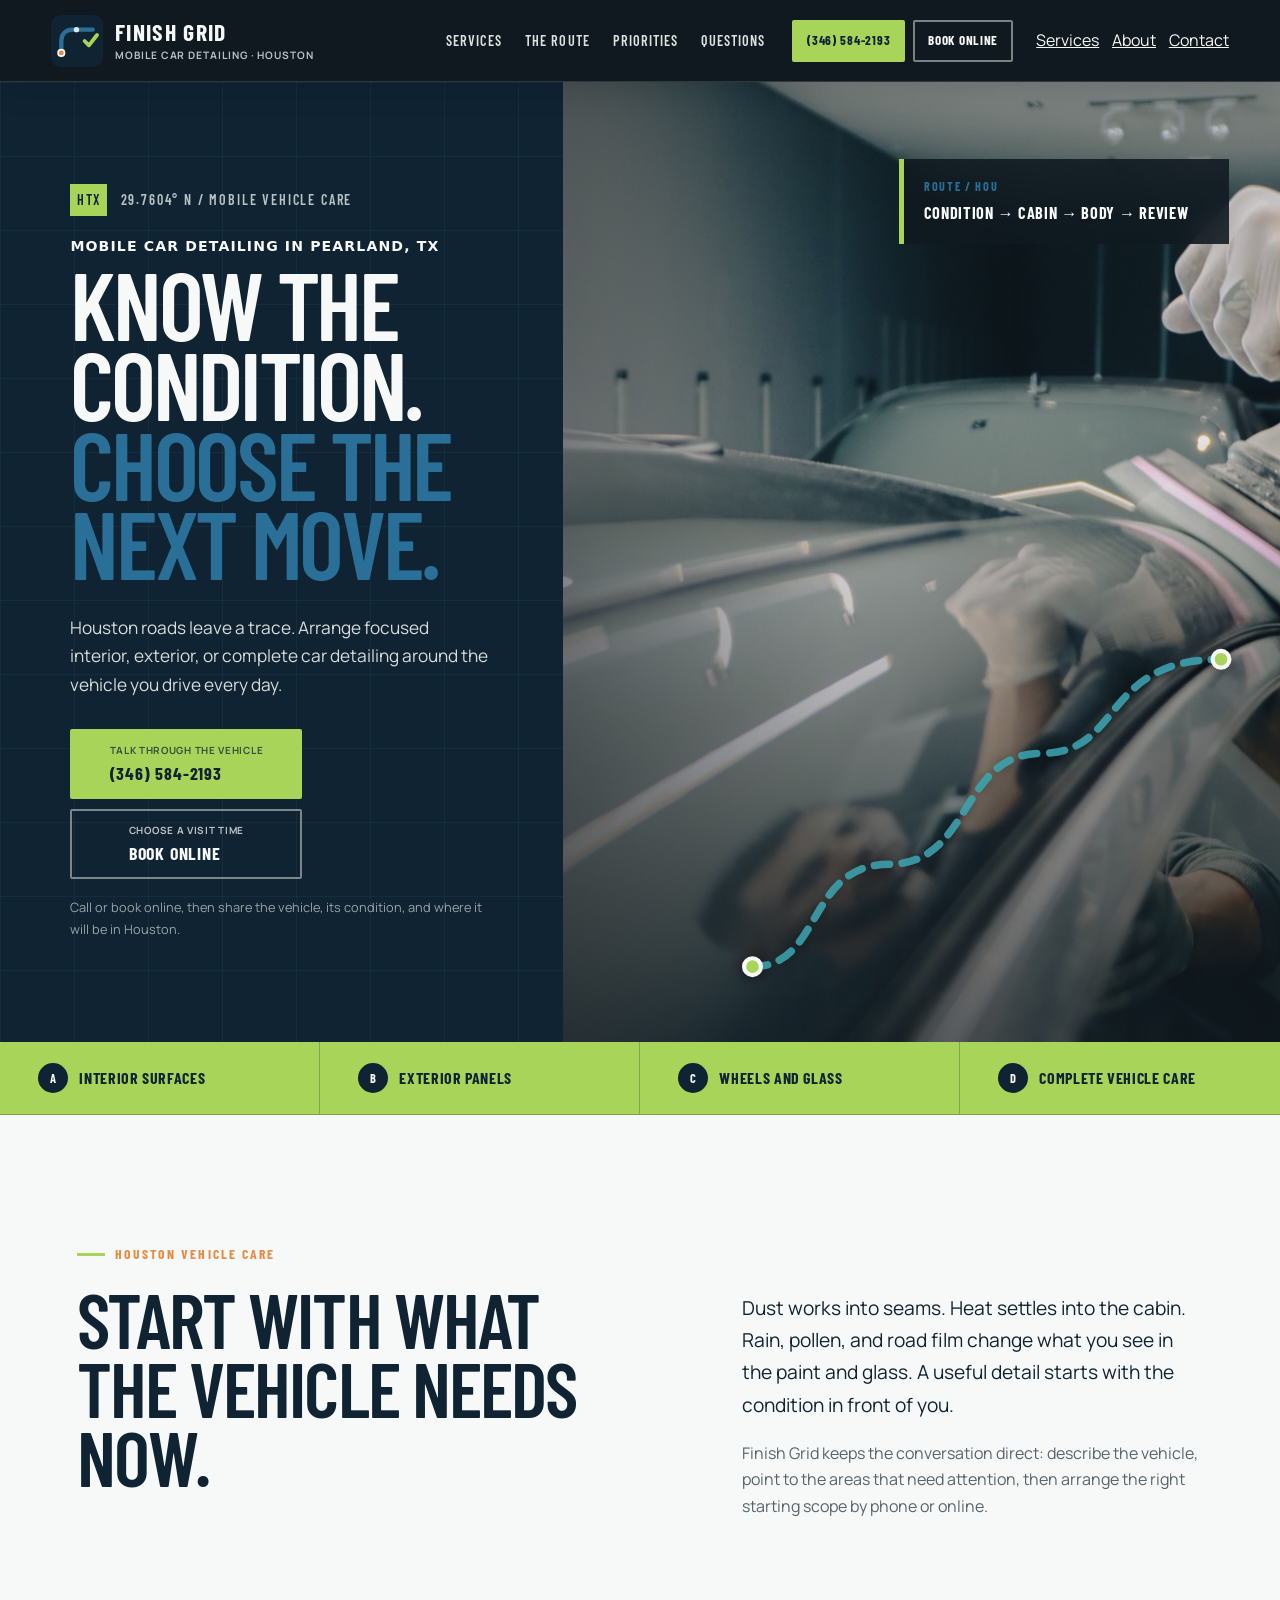
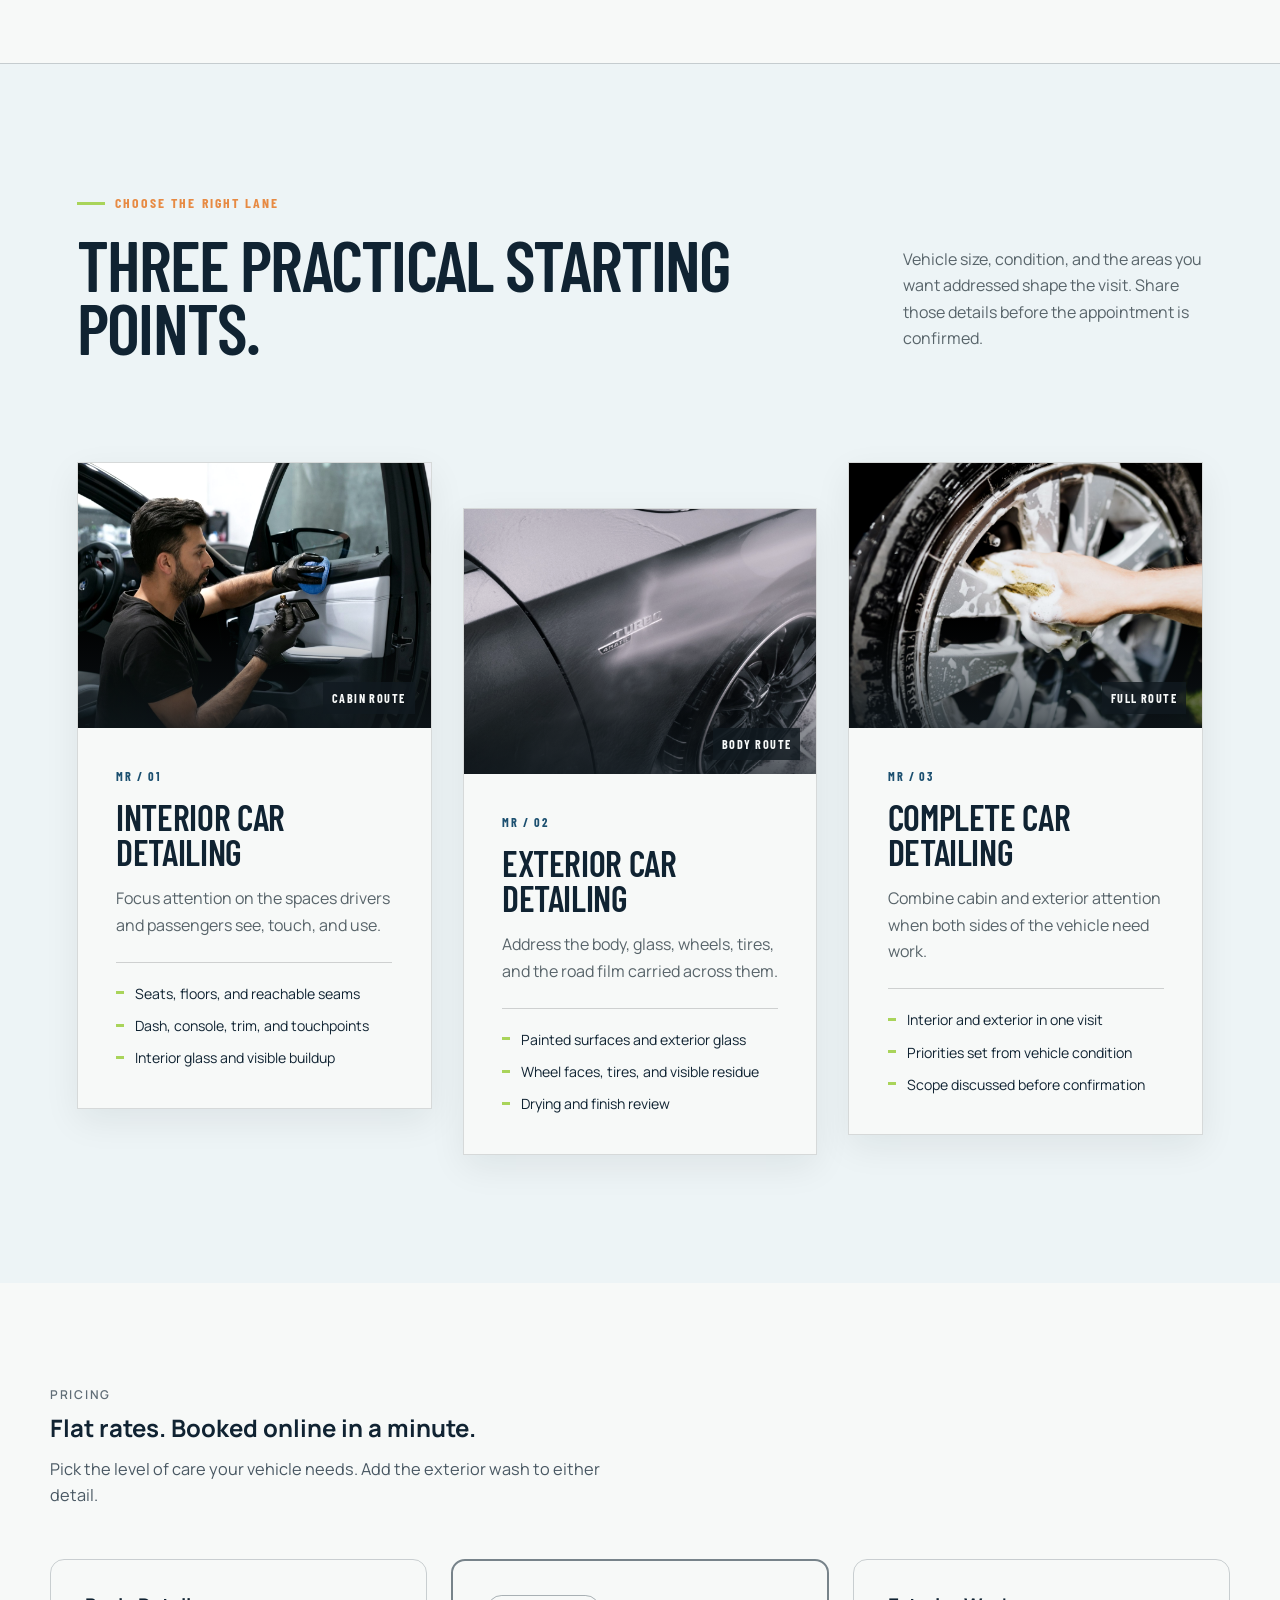
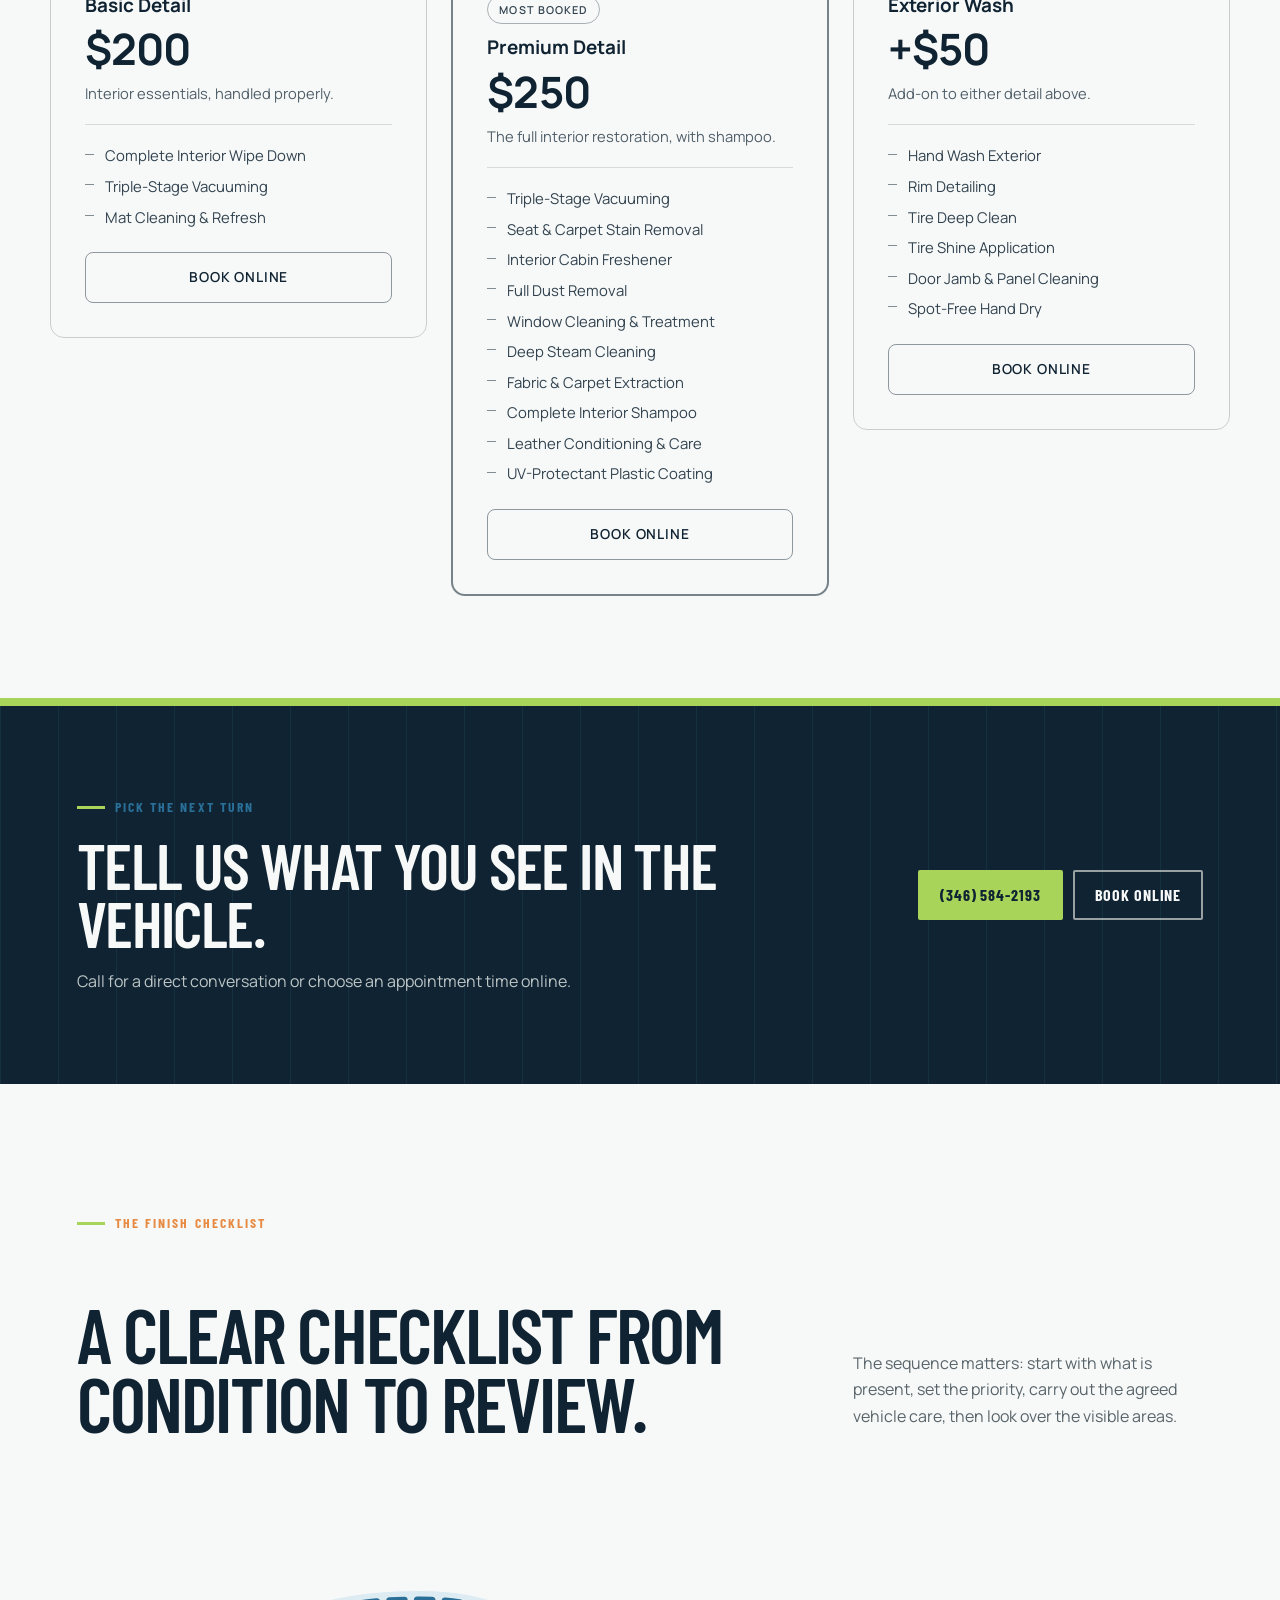
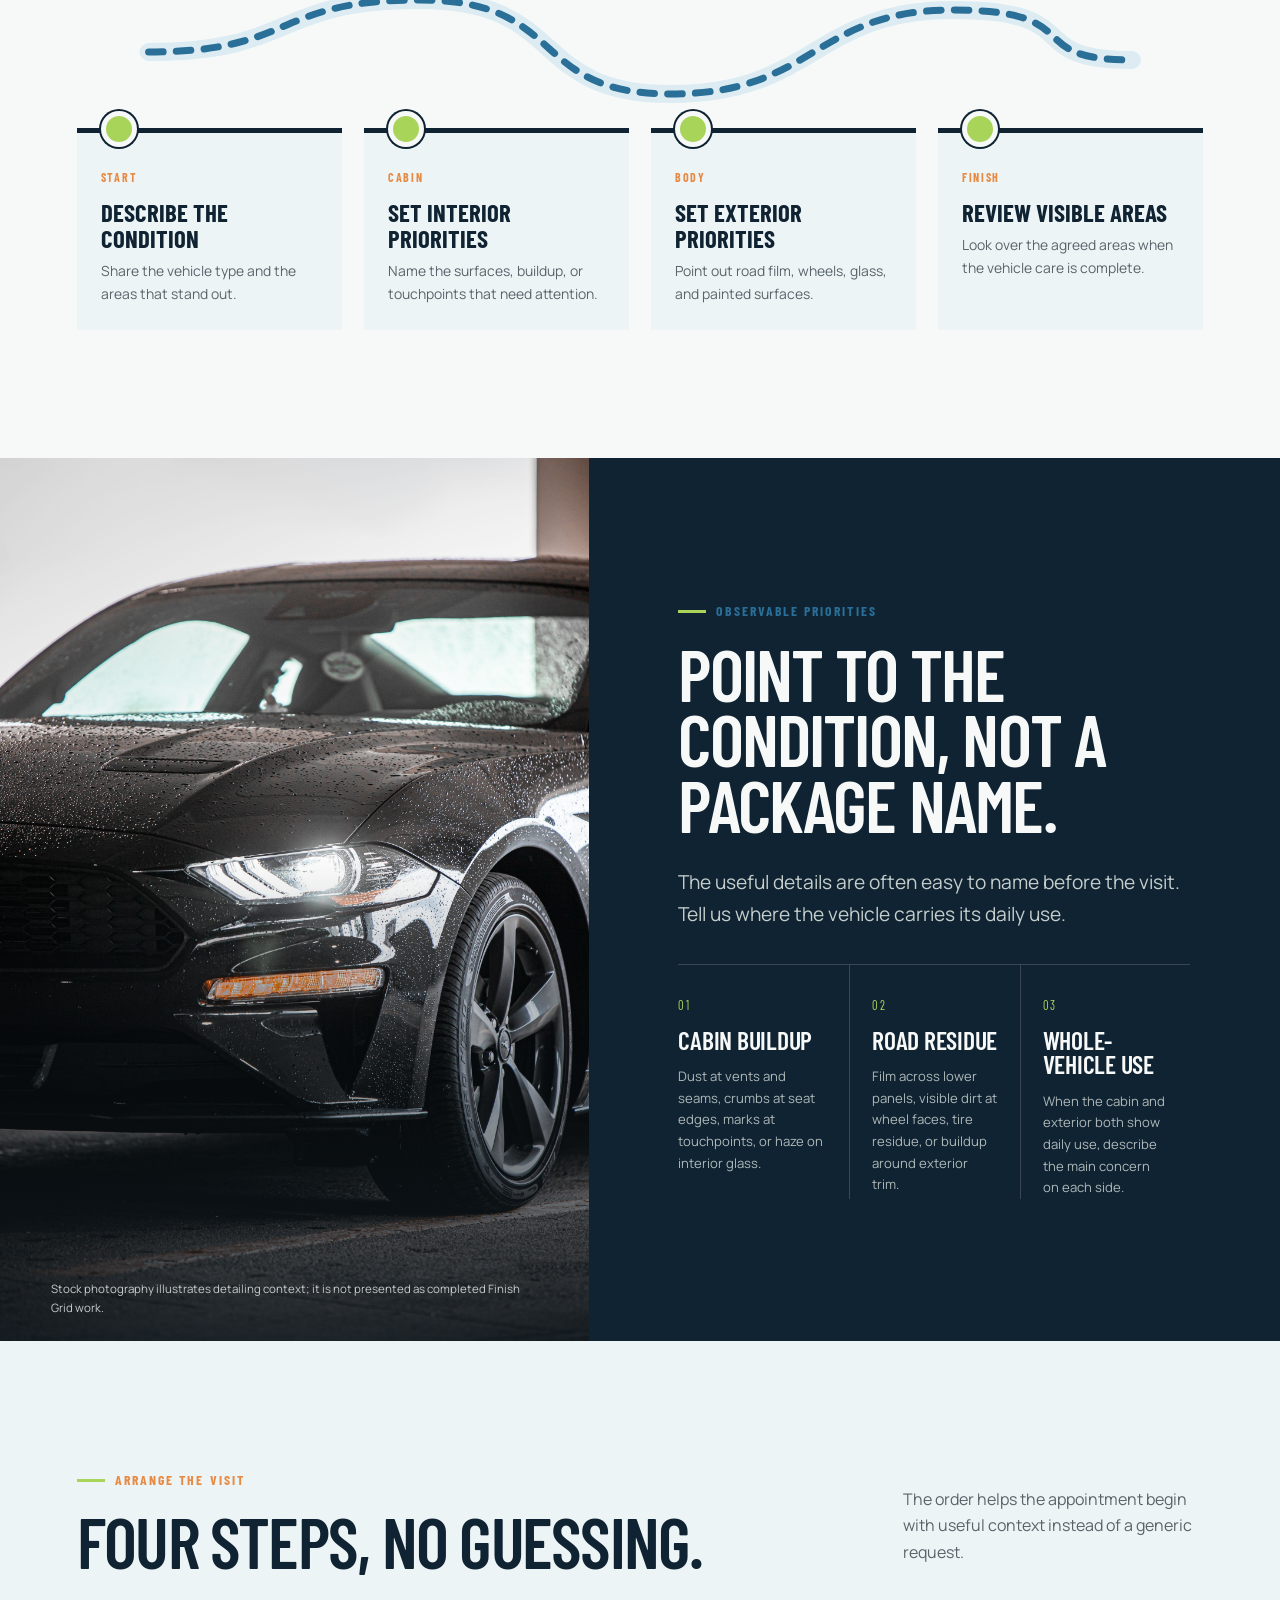
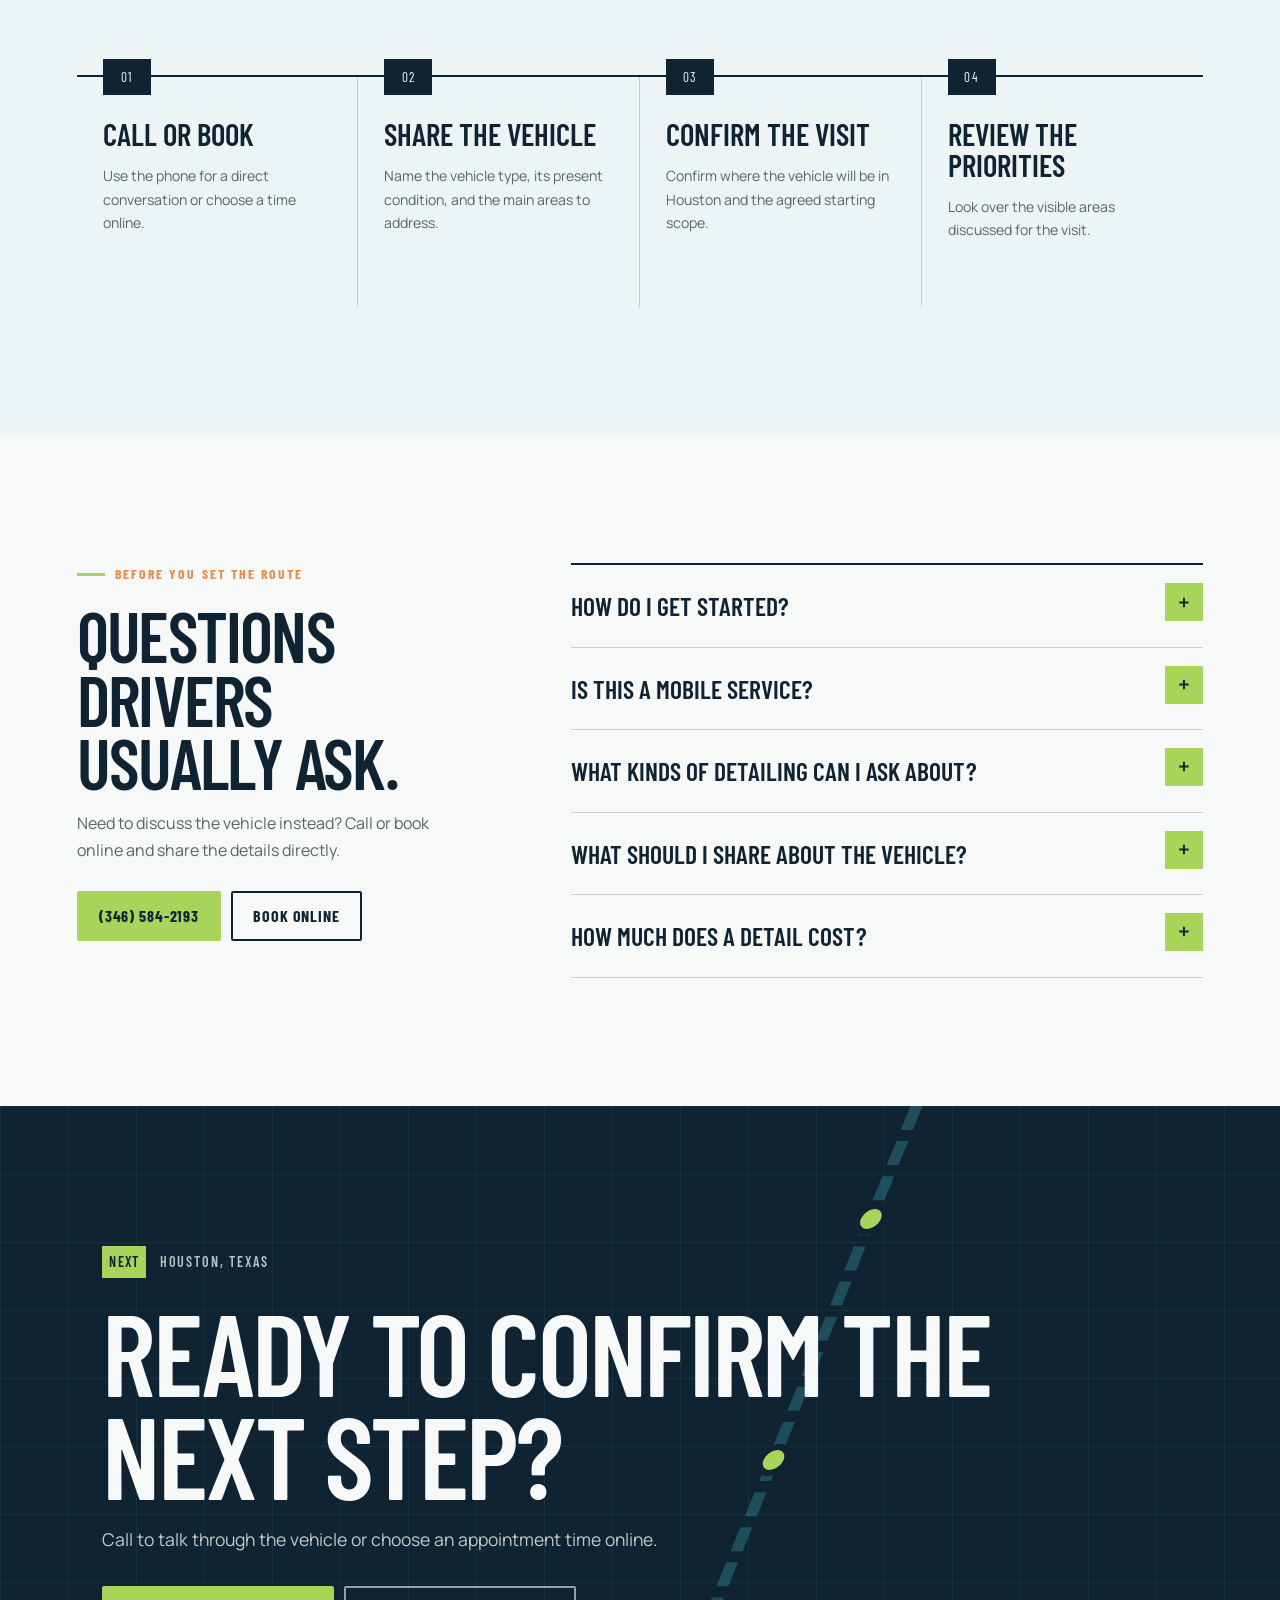
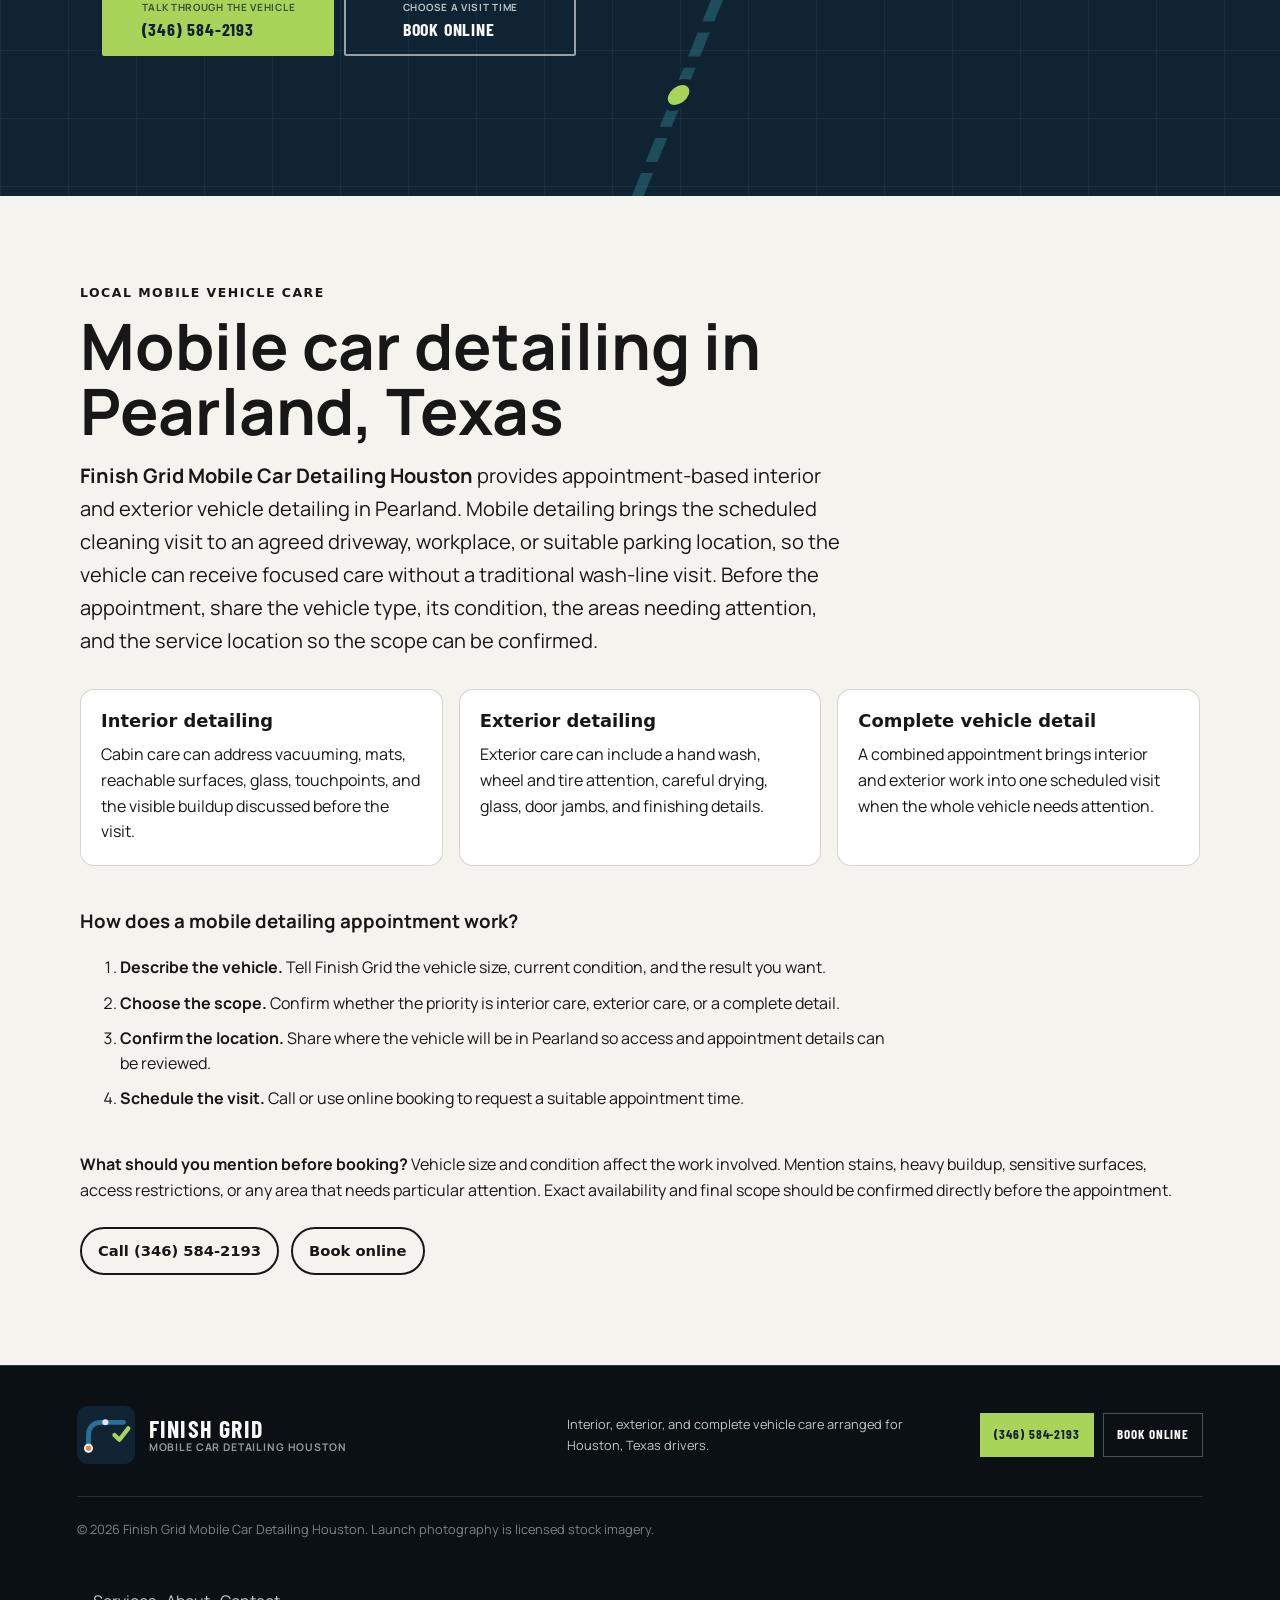
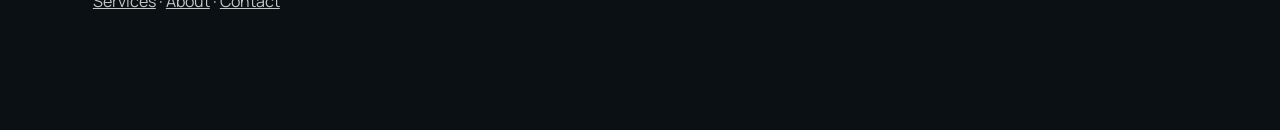
<file: index.html>
<!doctype html>
<html lang="en">
<head>
  <meta charset="utf-8">
  <meta name="viewport" content="width=device-width, initial-scale=1">
  <title>Mobile Car Detailing in Pearland, TX | Finish Grid</title>
  <meta name="theme-color" content="#102332">
  <link rel="canonical" href="https://finishgrid.shop/">
  <link rel="icon" href="/assets/favicon.svg" type="image/svg+xml">
  <link rel="preconnect" href="https://fonts.googleapis.com">
  <link rel="preconnect" href="https://fonts.gstatic.com" crossorigin>
  <link href="https://fonts.googleapis.com/css2?family=Barlow+Condensed:wght@500;600;700&family=Manrope:wght@400;500;600;700&display=swap" rel="stylesheet">
  <link rel="preload" href="/assets/hero-route.jpg" as="image">
  <link rel="stylesheet" href="/styles.css">
  <script type="application/ld+json">
{
  "@context": "https://schema.org",
  "@type": "AutomotiveBusiness",
  "name": "Finish Grid Mobile Car Detailing Houston",
  "url": "https://finishgrid.shop/",
  "telephone": "+1 346-584-2193",
  "address": {
    "@type": "PostalAddress",
    "streetAddress": "3500 Business Center Dr",
    "addressLocality": "Pearland",
    "addressRegion": "TX",
    "postalCode": "77584",
    "addressCountry": "US"
  },
  "description": "Mobile car detailing in Houston, Texas with interior, exterior, and complete vehicle care appointments.",
  "areaServed": {
    "@type": "City",
    "name": "Pearland",
    "containedInPlace": {
      "@type": "State",
      "name": "Texas"
    }
  },
  "hasOfferCatalog": {
    "@type": "OfferCatalog",
    "name": "Car detailing services",
    "itemListElement": [
      {
        "@type": "Offer",
        "itemOffered": {
          "@type": "Service",
          "name": "Interior car detailing"
        }
      },
      {
        "@type": "Offer",
        "itemOffered": {
          "@type": "Service",
          "name": "Exterior car detailing"
        }
      },
      {
        "@type": "Offer",
        "itemOffered": {
          "@type": "Service",
          "name": "Complete car detailing"
        }
      }
    ]
  },
  "priceRange": "$200-$250",
  "makesOffer": [
    {
      "@type": "Offer",
      "name": "Basic Detail",
      "price": "200",
      "priceCurrency": "USD",
      "availability": "https://schema.org/InStock",
      "itemOffered": {
        "@type": "Service",
        "name": "Basic Detail",
        "description": "Interior essentials: complete interior wipe down, triple-stage vacuuming, and mat cleaning and refresh."
      }
    },
    {
      "@type": "Offer",
      "name": "Premium Detail",
      "price": "250",
      "priceCurrency": "USD",
      "availability": "https://schema.org/InStock",
      "itemOffered": {
        "@type": "Service",
        "name": "Premium Detail",
        "description": "The full interior restoration, including complete interior shampoo, deep steam cleaning, fabric and carpet extraction, and leather conditioning."
      }
    },
    {
      "@type": "Offer",
      "name": "Exterior Wash",
      "price": "50",
      "priceCurrency": "USD",
      "availability": "https://schema.org/InStock",
      "itemOffered": {
        "@type": "Service",
        "name": "Exterior Wash",
        "description": "Add-on exterior wash: hand wash, rim detailing, tire deep clean and shine, door jamb cleaning, and spot-free hand dry."
      }
    }
  ],
  "@id": "https://finishgrid.shop/#business",
  "geo": {
    "@type": "GeoCoordinates",
    "latitude": 29.544424239267,
    "longitude": -95.389628553344
  },
  "image": "https://finishgrid.shop/assets/hero-route.jpg",
  "contactPoint": {
    "@type": "ContactPoint",
    "telephone": "+1 346-584-2193",
    "contactType": "customer service",
    "areaServed": "US-TX",
    "availableLanguage": "English"
  }
}
    </script>
<!-- SEO-GEO:START -->
  <meta name="description" content="Mobile car detailing in Pearland, TX from Finish Grid, with interior cleaning, exterior hand washing, and complete details. Call or book online.">
  <meta name="robots" content="index, follow, max-image-preview:large, max-snippet:-1, max-video-preview:-1">
  <meta property="og:locale" content="en_US">
  <meta property="og:type" content="website">
  <meta property="og:site_name" content="Finish Grid">
  <meta property="og:title" content="Mobile Car Detailing in Pearland, TX | Finish Grid">
  <meta property="og:description" content="Mobile car detailing in Pearland, TX from Finish Grid, with interior cleaning, exterior hand washing, and complete details. Call or book online.">
  <meta property="og:url" content="https://finishgrid.shop/">
  <meta property="og:image" content="https://finishgrid.shop/assets/hero-route.jpg">
  <meta name="twitter:image" content="https://finishgrid.shop/assets/hero-route.jpg">
  <meta name="twitter:card" content="summary_large_image">
  <meta name="twitter:title" content="Mobile Car Detailing in Pearland, TX | Finish Grid">
  <meta name="twitter:description" content="Mobile car detailing in Pearland, TX from Finish Grid, with interior cleaning, exterior hand washing, and complete details. Call or book online.">
  <style id="seo-geo-styles">
    .seo-local-intent { display:block; margin:0 0 .55rem; font:700 clamp(.78rem,1.1vw,.95rem)/1.2 system-ui,sans-serif; letter-spacing:.08em; text-transform:uppercase; }
    .seo-geo-section { background:#f5f3ed; color:#171717; padding:clamp(3.5rem,7vw,6.5rem) clamp(1.25rem,5vw,5rem); }
    .seo-geo-inner { width:min(1120px,100%); margin:0 auto; }
    .seo-geo-kicker { margin:0 0 .75rem; font:700 .78rem/1.2 system-ui,sans-serif; letter-spacing:.12em; text-transform:uppercase; }
    .seo-geo-section h2 { max-width:22ch; margin:0 0 1rem; color:inherit; font-size:clamp(2rem,5vw,4rem); line-height:1.02; }
    .seo-geo-answer { max-width:760px; margin:0 0 2rem; font-size:clamp(1.05rem,2vw,1.25rem); line-height:1.65; }
    .seo-geo-grid { display:grid; grid-template-columns:repeat(3,minmax(0,1fr)); gap:1rem; margin:2rem 0; }
    .seo-geo-card { border:1px solid rgba(23,23,23,.18); border-radius:14px; padding:1.25rem; background:#fff; }
    .seo-geo-card h3 { margin:0 0 .6rem; color:inherit; font:700 1.12rem/1.25 system-ui,sans-serif; }
    .seo-geo-card p { margin:0; line-height:1.6; }
    .seo-geo-steps { max-width:820px; margin:2.5rem 0; }
    .seo-geo-steps li { margin:.65rem 0; line-height:1.55; }
    .seo-geo-actions { display:flex; flex-wrap:wrap; gap:.75rem; margin-top:1.5rem; }
    .seo-geo-action { display:inline-flex; align-items:center; min-height:48px; padding:.75rem 1rem; border:2px solid currentColor; border-radius:999px; color:inherit; font:700 .92rem/1 system-ui,sans-serif; text-decoration:none; }
    @media (max-width:760px) { .seo-geo-grid { grid-template-columns:1fr; } }
  </style>
<!-- SEO-GEO:END -->
  <script id="seo-geo-entity-schema" type="application/ld+json">
{
  "@context": "https://schema.org",
  "@graph": [
    {
      "@type": "WebSite",
      "@id": "https://finishgrid.shop/#website",
      "url": "https://finishgrid.shop/",
      "name": "Finish Grid Mobile Car Detailing Houston",
      "inLanguage": "en-US",
      "publisher": {
        "@id": "https://finishgrid.shop/#business"
      }
    },
    {
      "@type": "Service",
      "@id": "https://finishgrid.shop/#mobile-car-detailing",
      "name": "Mobile Car Detailing in Pearland, Texas",
      "serviceType": "Mobile car detailing",
      "provider": {
        "@id": "https://finishgrid.shop/#business"
      },
      "areaServed": {
        "@type": "City",
        "name": "Pearland",
        "containedInPlace": {
          "@type": "State",
          "name": "Texas"
        }
      },
      "url": "https://finishgrid.shop/#services"
    }
  ]
}
  </script>
<style id="SEO-NEXT-NAV-CSS">.seo-next-nav{display:flex;gap:.8rem;flex-wrap:wrap}.seo-next-footer-nav{padding:1rem}.seo-next-footer-nav a{color:inherit}</style></head>
<body>
  <a class="skip-link" href="#main">Skip to content</a>

  <header class="site-header" data-header>
    <a class="brand" href="#top" aria-label="Finish Grid home">
      <img src="/assets/logo.svg" width="52" height="52" alt="">
      <span class="brand-words">
        <strong>Finish Grid</strong>
        <small>Mobile Car Detailing · Houston</small>
      </span>
    </a>

    <button class="menu-toggle" type="button" aria-expanded="false" aria-controls="site-nav">
      <span class="sr-only">Open menu</span>
      <i></i><i></i><i></i>
    </button>

    <nav class="site-nav" id="site-nav" aria-label="Primary navigation">
      <a href="#services">Services</a>
      <a href="#route">The route</a>
      <a href="#priorities">Priorities</a>
      <a href="#questions">Questions</a>
      <div class="nav-actions">
        <a class="button button-call button-small" href="tel:+13465842193">(346) 584-2193</a>
        <a class="button button-book button-small" href="https://cal.com/sumitdatta/auto-detail-service">Book online</a>
      </div>
    <!-- SEO-NEXT-NAV:START --><div class="seo-next-nav" aria-label="Expanded site pages"><a href="/services/">Services</a><a href="/about/">About</a><a href="/contact/">Contact</a></div><!-- SEO-NEXT-NAV:END --></nav>
  </header>

  <main id="main">
    <section class="hero" id="top">
      <div class="hero-copy">
        <p class="coordinate"><span>HTX</span> 29.7604° N / Mobile vehicle care</p>
        <h1><span class="seo-local-intent" data-seo-local-intent>Mobile Car Detailing in Pearland, TX</span>Know the condition. <em>Choose the next move.</em></h1>
        <p class="hero-lede">Houston roads leave a trace. Arrange focused interior, exterior, or complete car detailing around the vehicle you drive every day.</p>
        <div class="action-pair hero-actions">
          <a class="button button-call button-large" href="tel:+13465842193">
            <span>Talk through the vehicle</span>
            <strong>(346) 584-2193</strong>
          </a>
          <a class="button button-book button-large" href="https://cal.com/sumitdatta/auto-detail-service">
            <span>Choose a visit time</span>
            <strong>Book online</strong>
          </a>
        </div>
        <p class="microcopy">Call or book online, then share the vehicle, its condition, and where it will be in Houston.</p>
      </div>

      <div class="hero-image" role="img" aria-label="A polished vehicle panel under inspection light">
        <div class="hero-image-scrim"></div>
        <div class="hero-map-card" aria-hidden="true">
          <span>ROUTE / HOU</span>
          <strong>Condition → Cabin → Body → Review</strong>
        </div>
        <svg class="hero-route-line" viewBox="0 0 700 560" aria-hidden="true">
          <path d="M72 470 C156 470 136 348 235 348 S318 216 416 216 S487 104 630 104"/>
          <circle cx="72" cy="470" r="10"/>
          <circle cx="630" cy="104" r="10"/>
        </svg>
      </div>
    </section>

    <section class="road-strip" aria-label="Service focus">
      <p><span>A</span> Interior surfaces</p>
      <p><span>B</span> Exterior panels</p>
      <p><span>C</span> Wheels and glass</p>
      <p><span>D</span> Complete vehicle care</p>
    </section>

    <section class="section intro" aria-labelledby="intro-title">
      <div class="section-label">Houston vehicle care</div>
      <div class="intro-grid">
        <h2 id="intro-title">Start with what the vehicle needs now.</h2>
        <div class="intro-copy">
          <p class="lead">Dust works into seams. Heat settles into the cabin. Rain, pollen, and road film change what you see in the paint and glass. A useful detail starts with the condition in front of you.</p>
          <p>Finish Grid keeps the conversation direct: describe the vehicle, point to the areas that need attention, then arrange the right starting scope by phone or online.</p>
        </div>
      </div>
    </section>

    <section class="section services" id="services" aria-labelledby="services-title">
      <div class="section-heading">
        <div>
          <p class="section-kicker">Choose the right lane</p>
          <h2 id="services-title">Three practical starting points.</h2>
        </div>
        <p>Vehicle size, condition, and the areas you want addressed shape the visit. Share those details before the appointment is confirmed.</p>
      </div>

      <div class="service-grid">
        <article class="service-card">
          <div class="service-photo">
            <img src="/assets/service-interior.jpg" alt="A vehicle interior receiving careful surface cleaning" loading="lazy">
            <span>Cabin route</span>
          </div>
          <div class="service-content">
            <p class="service-code">MR / 01</p>
            <h3>Interior car detailing</h3>
            <p>Focus attention on the spaces drivers and passengers see, touch, and use.</p>
            <ul>
              <li>Seats, floors, and reachable seams</li>
              <li>Dash, console, trim, and touchpoints</li>
              <li>Interior glass and visible buildup</li>
            </ul>
          </div>
        </article>

        <article class="service-card service-card-offset">
          <div class="service-photo">
            <img src="/assets/service-foam.jpg" alt="A dark car covered with wash foam" loading="lazy">
            <span>Body route</span>
          </div>
          <div class="service-content">
            <p class="service-code">MR / 02</p>
            <h3>Exterior car detailing</h3>
            <p>Address the body, glass, wheels, tires, and the road film carried across them.</p>
            <ul>
              <li>Painted surfaces and exterior glass</li>
              <li>Wheel faces, tires, and visible residue</li>
              <li>Drying and finish review</li>
            </ul>
          </div>
        </article>

        <article class="service-card">
          <div class="service-photo">
            <img src="/assets/service-wheel.jpg" alt="A vehicle wheel covered with cleaning foam" loading="lazy">
            <span>Full route</span>
          </div>
          <div class="service-content">
            <p class="service-code">MR / 03</p>
            <h3>Complete car detailing</h3>
            <p>Combine cabin and exterior attention when both sides of the vehicle need work.</p>
            <ul>
              <li>Interior and exterior in one visit</li>
              <li>Priorities set from vehicle condition</li>
              <li>Scope discussed before confirmation</li>
            </ul>
          </div>
        </article>
      </div>
    </section>

    <section class="rates" id="pricing" aria-labelledby="pricing-title">
      <div class="rates-shell">
        <div class="rates-head">
          <p class="rates-eyebrow">Pricing</p>
          <h2 id="pricing-title">Flat rates. Booked online in a minute.</h2>
          <p class="rates-intro">Pick the level of care your vehicle needs. Add the exterior wash to either detail.</p>
        </div>

        <div class="rate-grid">
          <article class="rate-card">
            <h3>Basic Detail</h3>
            <p class="rate-figure">$200</p>
            <p class="rate-note">Interior essentials, handled properly.</p>
            <ul class="rate-list">
              <li>Complete Interior Wipe Down</li>
              <li>Triple-Stage Vacuuming</li>
              <li>Mat Cleaning &amp; Refresh</li>
            </ul>
            <a class="rate-cta" href="https://cal.com/sumitdatta/auto-detail-service" target="_blank" rel="noopener">Book Online</a>
          </article>
          <article class="rate-card rate-card-featured">
            <span class="rate-badge">Most booked</span>
            <h3>Premium Detail</h3>
            <p class="rate-figure">$250</p>
            <p class="rate-note">The full interior restoration, with shampoo.</p>
            <ul class="rate-list">
              <li>Triple-Stage Vacuuming</li>
              <li>Seat &amp; Carpet Stain Removal</li>
              <li>Interior Cabin Freshener</li>
              <li>Full Dust Removal</li>
              <li>Window Cleaning &amp; Treatment</li>
              <li>Deep Steam Cleaning</li>
              <li>Fabric &amp; Carpet Extraction</li>
              <li>Complete Interior Shampoo</li>
              <li>Leather Conditioning &amp; Care</li>
              <li>UV-Protectant Plastic Coating</li>
            </ul>
            <a class="rate-cta" href="https://cal.com/sumitdatta/auto-detail-service" target="_blank" rel="noopener">Book Online</a>
          </article>
          <article class="rate-card">
            <h3>Exterior Wash</h3>
            <p class="rate-figure">+$50</p>
            <p class="rate-note">Add-on to either detail above.</p>
            <ul class="rate-list">
              <li>Hand Wash Exterior</li>
              <li>Rim Detailing</li>
              <li>Tire Deep Clean</li>
              <li>Tire Shine Application</li>
              <li>Door Jamb &amp; Panel Cleaning</li>
              <li>Spot-Free Hand Dry</li>
            </ul>
            <a class="rate-cta" href="https://cal.com/sumitdatta/auto-detail-service" target="_blank" rel="noopener">Book Online</a>
          </article>
        </div>
      </div>
    </section>


    <section class="route-callout" aria-label="Contact Finish Grid">
      <div>
        <p class="section-kicker">Pick the next turn</p>
        <h2>Tell us what you see in the vehicle.</h2>
        <p>Call for a direct conversation or choose an appointment time online.</p>
      </div>
      <div class="action-pair">
        <a class="button button-call" href="tel:+13465842193">(346) 584-2193</a>
        <a class="button button-book button-book-light" href="https://cal.com/sumitdatta/auto-detail-service">Book online</a>
      </div>
    </section>

    <section class="section route-section" id="route" aria-labelledby="route-title">
      <div class="route-intro">
        <p class="section-kicker">The finish checklist</p>
        <h2 id="route-title">A clear checklist from condition to review.</h2>
        <p>The sequence matters: start with what is present, set the priority, carry out the agreed vehicle care, then look over the visible areas.</p>
      </div>

      <div class="route-map">
        <svg viewBox="0 0 1100 190" preserveAspectRatio="none" aria-hidden="true">
          <path class="route-base" d="M70 100 C215 100 190 48 335 48 S440 142 580 142 S720 58 855 58 S920 108 1030 108"/>
          <path class="route-progress" d="M70 100 C215 100 190 48 335 48 S440 142 580 142 S720 58 855 58 S920 108 1030 108"/>
        </svg>
        <ol class="waypoints">
          <li>
            <span>Start</span>
            <strong>Describe the condition</strong>
            <p>Share the vehicle type and the areas that stand out.</p>
          </li>
          <li>
            <span>Cabin</span>
            <strong>Set interior priorities</strong>
            <p>Name the surfaces, buildup, or touchpoints that need attention.</p>
          </li>
          <li>
            <span>Body</span>
            <strong>Set exterior priorities</strong>
            <p>Point out road film, wheels, glass, and painted surfaces.</p>
          </li>
          <li>
            <span>Finish</span>
            <strong>Review visible areas</strong>
            <p>Look over the agreed areas when the vehicle care is complete.</p>
          </li>
        </ol>
      </div>
    </section>

    <section class="priorities" id="priorities" aria-labelledby="priorities-title">
      <div class="priority-image">
        <img src="/assets/detail-wet-paint.jpg" alt="Water droplets reflecting light on dark vehicle paint" loading="lazy">
        <p>Stock photography illustrates detailing context; it is not presented as completed Finish Grid work.</p>
      </div>
      <div class="priority-copy">
        <p class="section-kicker">Observable priorities</p>
        <h2 id="priorities-title">Point to the condition, not a package name.</h2>
        <p class="lead">The useful details are often easy to name before the visit. Tell us where the vehicle carries its daily use.</p>
        <div class="priority-list">
          <article>
            <span>01</span>
            <h3>Cabin buildup</h3>
            <p>Dust at vents and seams, crumbs at seat edges, marks at touchpoints, or haze on interior glass.</p>
          </article>
          <article>
            <span>02</span>
            <h3>Road residue</h3>
            <p>Film across lower panels, visible dirt at wheel faces, tire residue, or buildup around exterior trim.</p>
          </article>
          <article>
            <span>03</span>
            <h3>Whole-vehicle use</h3>
            <p>When the cabin and exterior both show daily use, describe the main concern on each side.</p>
          </article>
        </div>
      </div>
    </section>

    <section class="section process" aria-labelledby="process-title">
      <div class="section-heading">
        <div>
          <p class="section-kicker">Arrange the visit</p>
          <h2 id="process-title">Four steps, no guessing.</h2>
        </div>
        <p>The order helps the appointment begin with useful context instead of a generic request.</p>
      </div>
      <ol class="process-grid">
        <li><span>Call or book</span><p>Use the phone for a direct conversation or choose a time online.</p></li>
        <li><span>Share the vehicle</span><p>Name the vehicle type, its present condition, and the main areas to address.</p></li>
        <li><span>Confirm the visit</span><p>Confirm where the vehicle will be in Houston and the agreed starting scope.</p></li>
        <li><span>Review the priorities</span><p>Look over the visible areas discussed for the visit.</p></li>
      </ol>
    </section>

    <section class="section questions" id="questions" aria-labelledby="questions-title">
      <div class="questions-intro">
        <p class="section-kicker">Before you set the route</p>
        <h2 id="questions-title">Questions drivers usually ask.</h2>
        <p>Need to discuss the vehicle instead? Call or book online and share the details directly.</p>
        <div class="action-pair questions-actions">
          <a class="button button-call" href="tel:+13465842193">(346) 584-2193</a>
          <a class="button button-book button-book-dark" href="https://cal.com/sumitdatta/auto-detail-service">Book online</a>
        </div>
      </div>
      <div class="faq-list">
        <details>
          <summary>How do I get started?</summary>
          <p>Call (346) 584-2193 or book online. Share the vehicle type, its condition, the areas that need attention, and where it will be in Houston.</p>
        </details>
        <details>
          <summary>Is this a mobile service?</summary>
          <p>Yes. Finish Grid is built around mobile car detailing in Houston. Confirm the location and visit details when you call or book.</p>
        </details>
        <details>
          <summary>What kinds of detailing can I ask about?</summary>
          <p>Start with interior, exterior, or complete car detailing. The vehicle size, condition, and visible priorities help shape the scope.</p>
        </details>
        <details>
          <summary>What should I share about the vehicle?</summary>
          <p>Share the vehicle type, what you can see now, any areas that need focused attention, and where the vehicle will be for the visit.</p>
        </details>
        <details>
          <summary>How much does a detail cost?</summary>
          <p>The Basic Detail is $200 and covers interior essentials. The Premium Detail is $250 and includes a complete interior shampoo. An Exterior Wash can be added to either for $50. Vehicle size and condition can affect the final scope, so confirm the details when you call or book.</p>
        </details>
      </div>
    </section>

    <section class="final-cta" id="contact">
      <div class="final-route-mark" aria-hidden="true">
        <span></span><span></span><span></span>
      </div>
      <p class="coordinate"><span>NEXT</span> Houston, Texas</p>
      <h2>Ready to confirm the next step?</h2>
      <p>Call to talk through the vehicle or choose an appointment time online.</p>
      <div class="action-pair final-actions">
        <a class="button button-call button-large" href="tel:+13465842193">
          <span>Talk through the vehicle</span>
          <strong>(346) 584-2193</strong>
        </a>
        <a class="button button-book button-book-light button-large" href="https://cal.com/sumitdatta/auto-detail-service">
          <span>Choose a visit time</span>
          <strong>Book online</strong>
        </a>
      </div>
    </section>
  <!-- SEO-GEO-LOCAL:START -->
    <section class="seo-geo-section" id="local-detailing" aria-labelledby="local-detailing-title">
      <div class="seo-geo-inner">
        <p class="seo-geo-kicker">Local mobile vehicle care</p>
        <h2 id="local-detailing-title">Mobile car detailing in Pearland, Texas</h2>
        <p class="seo-geo-answer"><strong>Finish Grid Mobile Car Detailing Houston</strong> provides appointment-based interior and exterior vehicle detailing in Pearland. Mobile detailing brings the scheduled cleaning visit to an agreed driveway, workplace, or suitable parking location, so the vehicle can receive focused care without a traditional wash-line visit. Before the appointment, share the vehicle type, its condition, the areas needing attention, and the service location so the scope can be confirmed.</p>

        <div class="seo-geo-grid" aria-label="Available detailing options">
          <article class="seo-geo-card">
            <h3>Interior detailing</h3>
            <p>Cabin care can address vacuuming, mats, reachable surfaces, glass, touchpoints, and the visible buildup discussed before the visit.</p>
          </article>
          <article class="seo-geo-card">
            <h3>Exterior detailing</h3>
            <p>Exterior care can include a hand wash, wheel and tire attention, careful drying, glass, door jambs, and finishing details.</p>
          </article>
          <article class="seo-geo-card">
            <h3>Complete vehicle detail</h3>
            <p>A combined appointment brings interior and exterior work into one scheduled visit when the whole vehicle needs attention.</p>
          </article>
        </div>

        <div class="seo-geo-steps">
          <h3>How does a mobile detailing appointment work?</h3>
          <ol>
            <li><strong>Describe the vehicle.</strong> Tell Finish Grid the vehicle size, current condition, and the result you want.</li>
            <li><strong>Choose the scope.</strong> Confirm whether the priority is interior care, exterior care, or a complete detail.</li>
            <li><strong>Confirm the location.</strong> Share where the vehicle will be in Pearland so access and appointment details can be reviewed.</li>
            <li><strong>Schedule the visit.</strong> Call or use online booking to request a suitable appointment time.</li>
          </ol>
        </div>

        <p><strong>What should you mention before booking?</strong> Vehicle size and condition affect the work involved. Mention stains, heavy buildup, sensitive surfaces, access restrictions, or any area that needs particular attention. Exact availability and final scope should be confirmed directly before the appointment.</p>
        <div class="seo-geo-actions">
          <a class="seo-geo-action" href="tel:+13465842193">Call (346) 584-2193</a>
          <a class="seo-geo-action" href="https://cal.com/sumitdatta/auto-detail-service" target="_blank" rel="noopener">Book online</a>
        </div>
      </div>
    </section>
<!-- SEO-GEO-LOCAL:END -->
  </main>

  <footer class="site-footer">
    <div class="footer-brand">
      <img src="/assets/logo.svg" width="58" height="58" alt="">
      <div><strong>Finish Grid</strong><span>Mobile Car Detailing Houston</span></div>
    </div>
    <p>Interior, exterior, and complete vehicle care arranged for Houston, Texas drivers.</p>
    <div class="footer-actions">
      <a href="tel:+13465842193">(346) 584-2193</a>
      <a href="https://cal.com/sumitdatta/auto-detail-service">Book online</a>
    </div>
    <p class="footer-fine">© <span data-year>2026</span> Finish Grid Mobile Car Detailing Houston. Launch photography is licensed stock imagery.</p>
  <!-- SEO-NEXT-NAV:START --><nav class="seo-next-footer-nav" aria-label="Expanded footer navigation"><a href="/services/">Services</a> · <a href="/about/">About</a> · <a href="/contact/">Contact</a></nav><!-- SEO-NEXT-NAV:END --></footer>

  <div class="mobile-action-bar" aria-label="Contact options">
    <a href="tel:+13465842193"><span>Call</span><strong>(346) 584-2193</strong></a>
    <a href="https://cal.com/sumitdatta/auto-detail-service"><span>Schedule</span><strong>Book online</strong></a>
  </div>

  <script src="/script.js" defer></script>
</body>
</html>
</file>
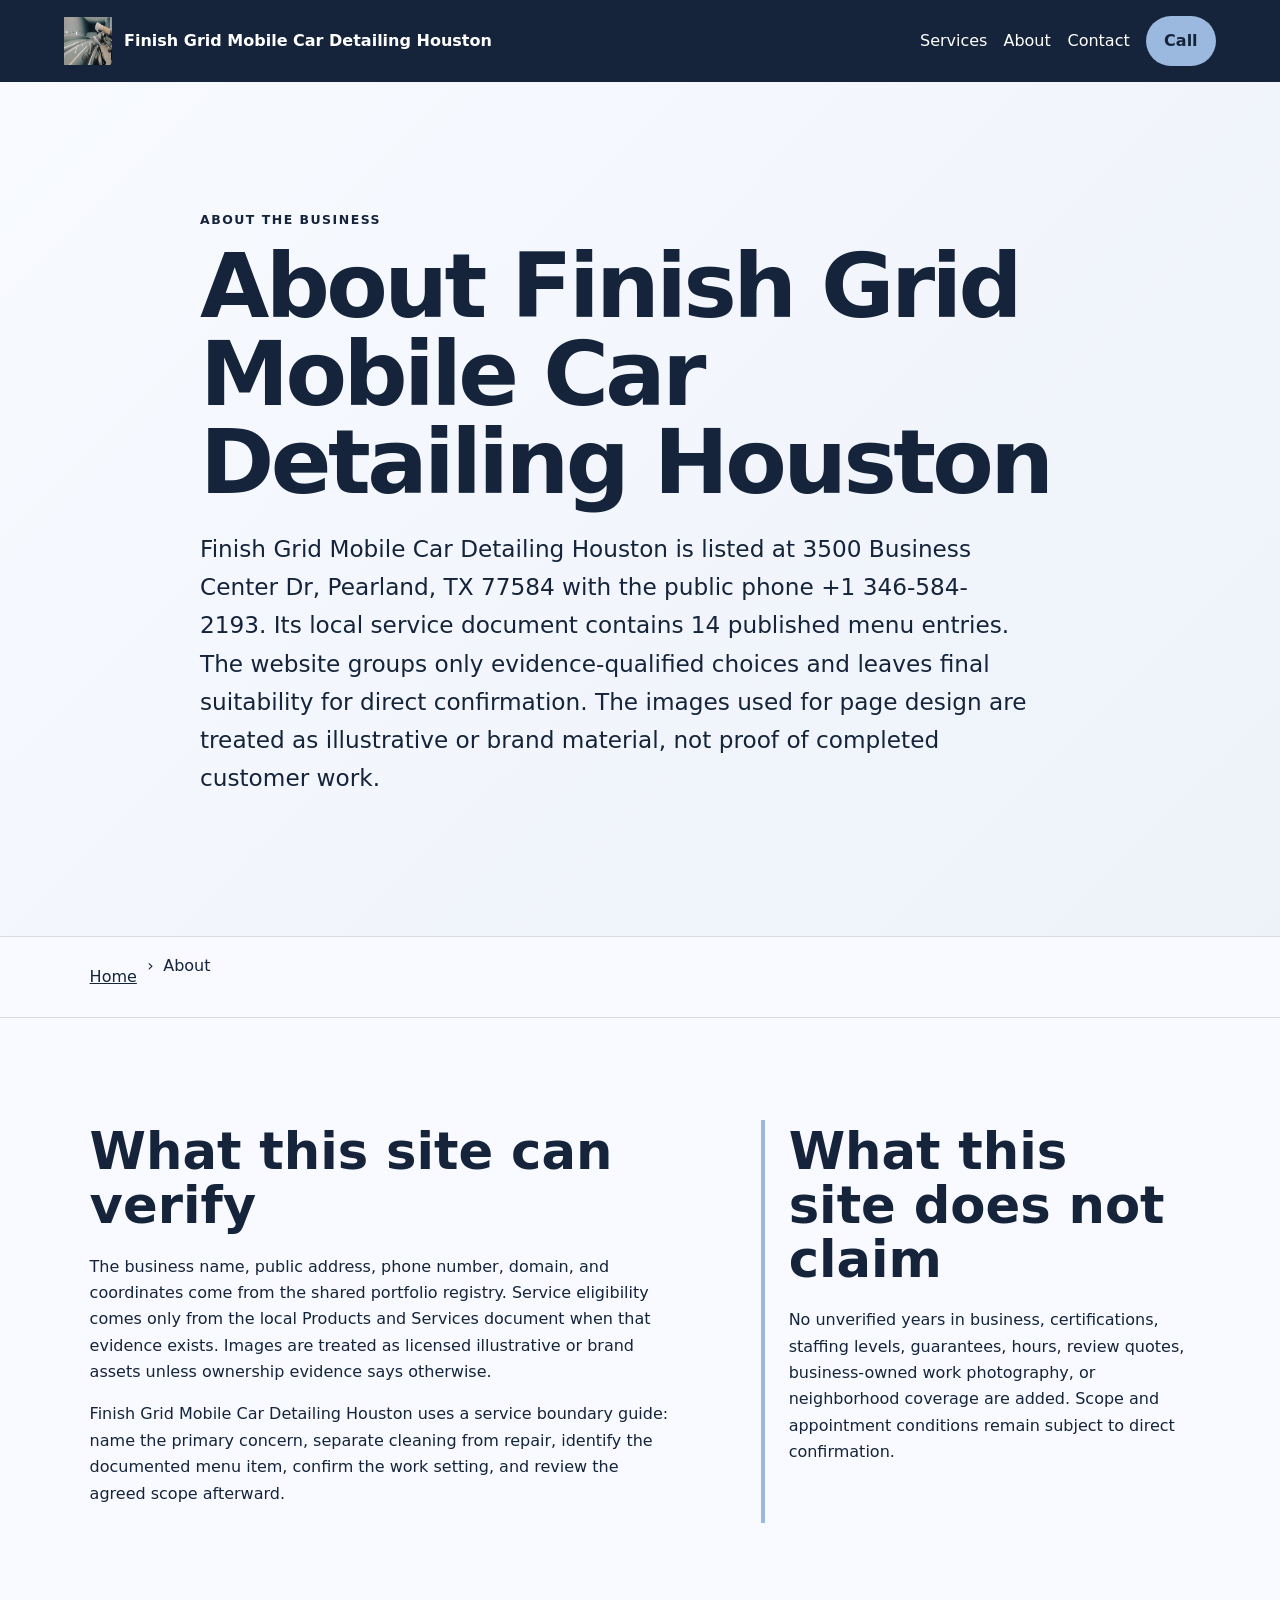
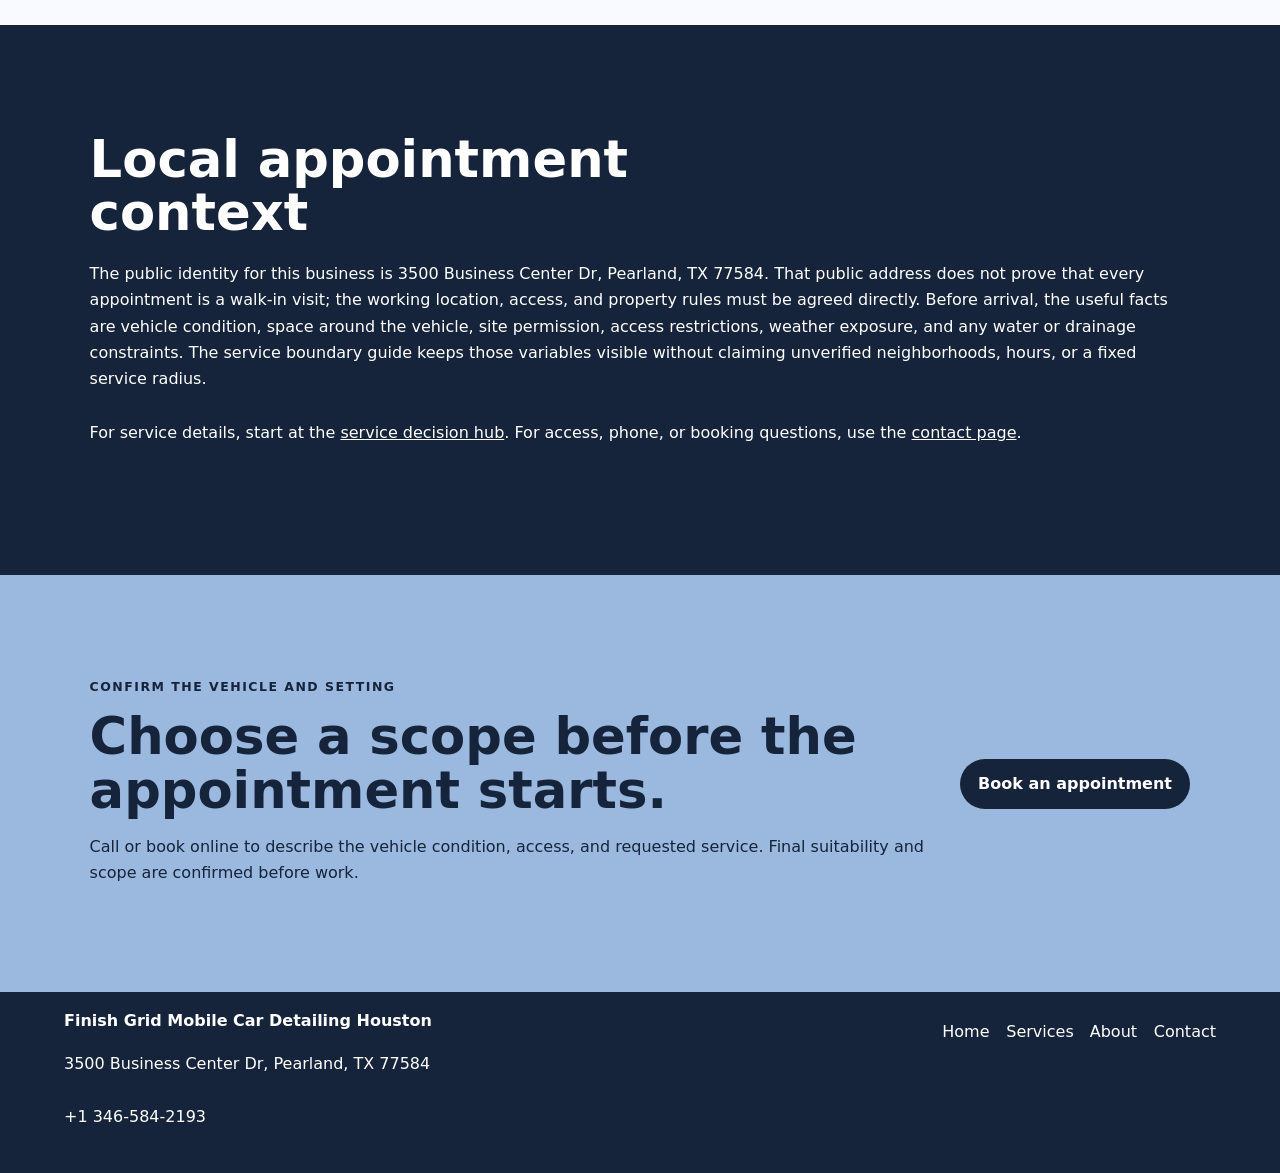
<file: about/index.html>
<!doctype html>
<html lang="en"><head>
  <meta charset="utf-8"><meta name="viewport" content="width=device-width,initial-scale=1">
  <title>About Finish Grid Mobile Car Detailing Houston | Pearland, TX</title>
  <meta name="description" content="Verified identity, evidence boundaries, and appointment-planning approach for Finish Grid Mobile Car Detailing Houston in Pearland, TX.">
  <meta name="robots" content="index, follow, max-image-preview:large, max-snippet:-1">
  <link rel="canonical" href="https://finishgrid.shop/about/">
  <meta property="og:type" content="website"><meta property="og:title" content="About Finish Grid Mobile Car Detailing Houston | Pearland, TX">
  <meta property="og:description" content="Verified identity, evidence boundaries, and appointment-planning approach for Finish Grid Mobile Car Detailing Houston in Pearland, TX."><meta property="og:url" content="https://finishgrid.shop/about/">
  <meta property="og:image" content="https://finishgrid.shop/assets/hero-route.jpg"><meta name="twitter:card" content="summary_large_image">
  <link rel="icon" href="/assets/favicon.svg"><link rel="stylesheet" href="/seo-pages.css"><script type="application/ld+json">{
  "@context": "https://schema.org",
  "@graph": [
    {
      "@type": "BreadcrumbList",
      "@id": "https://finishgrid.shop/about/#breadcrumb",
      "itemListElement": [
        {
          "@type": "ListItem",
          "position": 1,
          "name": "Home",
          "item": "https://finishgrid.shop/"
        },
        {
          "@type": "ListItem",
          "position": 2,
          "name": "About Finish Grid Mobile Car Detailing Houston | Pearland, TX",
          "item": "https://finishgrid.shop/about/"
        }
      ]
    },
    {
      "@type": "WebPage",
      "@id": "https://finishgrid.shop/about/#webpage",
      "url": "https://finishgrid.shop/about/",
      "name": "About Finish Grid Mobile Car Detailing Houston | Pearland, TX",
      "description": "Verified identity, evidence boundaries, and appointment-planning approach for Finish Grid Mobile Car Detailing Houston in Pearland, TX.",
      "breadcrumb": {
        "@id": "https://finishgrid.shop/about/#breadcrumb"
      },
      "isPartOf": {
        "@id": "https://finishgrid.shop/#website"
      },
      "about": {
        "@id": "https://finishgrid.shop/#business"
      }
    },
    {
      "@type": "ImageObject",
      "@id": "https://finishgrid.shop/about/#primaryimage",
      "contentUrl": "https://finishgrid.shop/assets/hero-route.jpg",
      "caption": "Illustrative detailing artwork for Finish Grid Mobile Car Detailing Houston",
      "representativeOfPage": true
    }
  ]
}</script>
</head><body style="--pilot-accent:#9bb8df;--pilot-dark:#15243a;--pilot-paper:#f8faff">
<a class="skip-link" href="#content">Skip to content</a>
<header class="pilot-header"><a class="pilot-brand" href="/"><img src="/assets/hero-route.jpg" width="48" height="48" alt=""><span>Finish Grid Mobile Car Detailing Houston</span></a>
<nav aria-label="Primary navigation"><a href="/services/">Services</a><a href="/about/">About</a><a href="/contact/">Contact</a><a class="pilot-call" href="tel:+13465842193">Call</a></nav></header>
<main id="content"><section class="pilot-hero text-only"><div><p class="eyebrow">About the business</p><h1>About Finish Grid Mobile Car Detailing Houston</h1><p class="pilot-answer">Finish Grid Mobile Car Detailing Houston is listed at 3500 Business Center Dr, Pearland, TX 77584 with the public phone +1 346-584-2193. Its local service document contains 14 published menu entries. The website groups only evidence-qualified choices and leaves final suitability for direct confirmation. The images used for page design are treated as illustrative or brand material, not proof of completed customer work.</p></div></section><nav class="breadcrumbs" aria-label="Breadcrumb"><a href="/">Home</a><span>›</span><span>About</span></nav>
<section class="pilot-section pilot-grid"><div><h2>What this site can verify</h2><p>The business name, public address, phone number, domain, and coordinates come from the shared portfolio registry. Service eligibility comes only from the local Products and Services document when that evidence exists. Images are treated as licensed illustrative or brand assets unless ownership evidence says otherwise.</p><p>Finish Grid Mobile Car Detailing Houston uses a service boundary guide: name the primary concern, separate cleaning from repair, identify the documented menu item, confirm the work setting, and review the agreed scope afterward.</p></div><aside><h2>What this site does not claim</h2><p>No unverified years in business, certifications, staffing levels, guarantees, hours, review quotes, business-owned work photography, or neighborhood coverage are added. Scope and appointment conditions remain subject to direct confirmation.</p></aside></section>
<section class="pilot-section tone"><h2>Local appointment context</h2><p>The public identity for this business is 3500 Business Center Dr, Pearland, TX 77584. That public address does not prove that every appointment is a walk-in visit; the working location, access, and property rules must be agreed directly. Before arrival, the useful facts are vehicle condition, space around the vehicle, site permission, access restrictions, weather exposure, and any water or drainage constraints. The service boundary guide keeps those variables visible without claiming unverified neighborhoods, hours, or a fixed service radius.</p><p>For service details, start at the <a href="/services/">service decision hub</a>. For access, phone, or booking questions, use the <a href="/contact/">contact page</a>.</p></section>
<section class="pilot-cta"><div><p class="eyebrow">Confirm the vehicle and setting</p><h2>Choose a scope before the appointment starts.</h2><p>Call or book online to describe the vehicle condition, access, and requested service. Final suitability and scope are confirmed before work.</p></div><a class="pilot-button" href="https://cal.com/sumitdatta/auto-detail-service">Book an appointment</a></section>
</main><footer class="pilot-footer"><div><strong>Finish Grid Mobile Car Detailing Houston</strong><p>3500 Business Center Dr, Pearland, TX 77584</p><p><a href="tel:+13465842193">+1 346-584-2193</a></p></div><nav aria-label="Footer navigation"><a href="/">Home</a><a href="/services/">Services</a><a href="/about/">About</a><a href="/contact/">Contact</a></nav></footer>
</body></html>
</file>
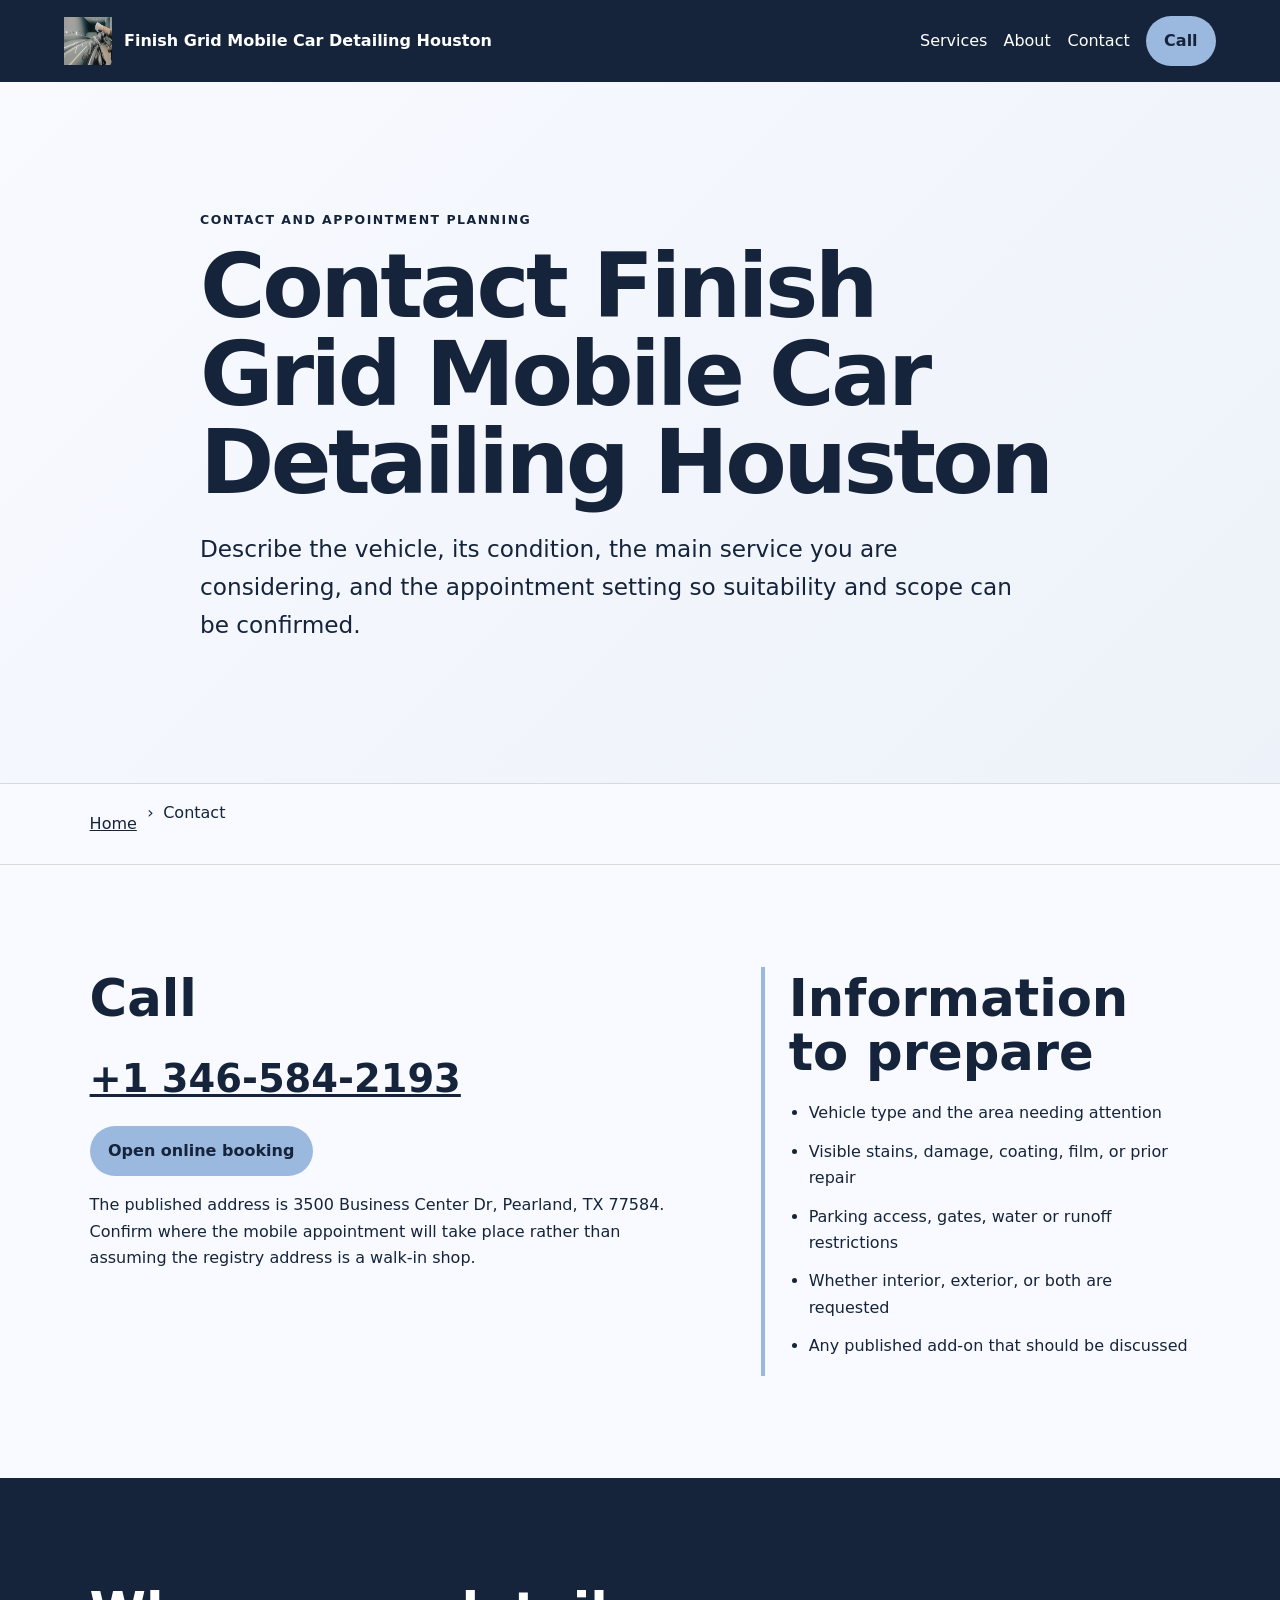
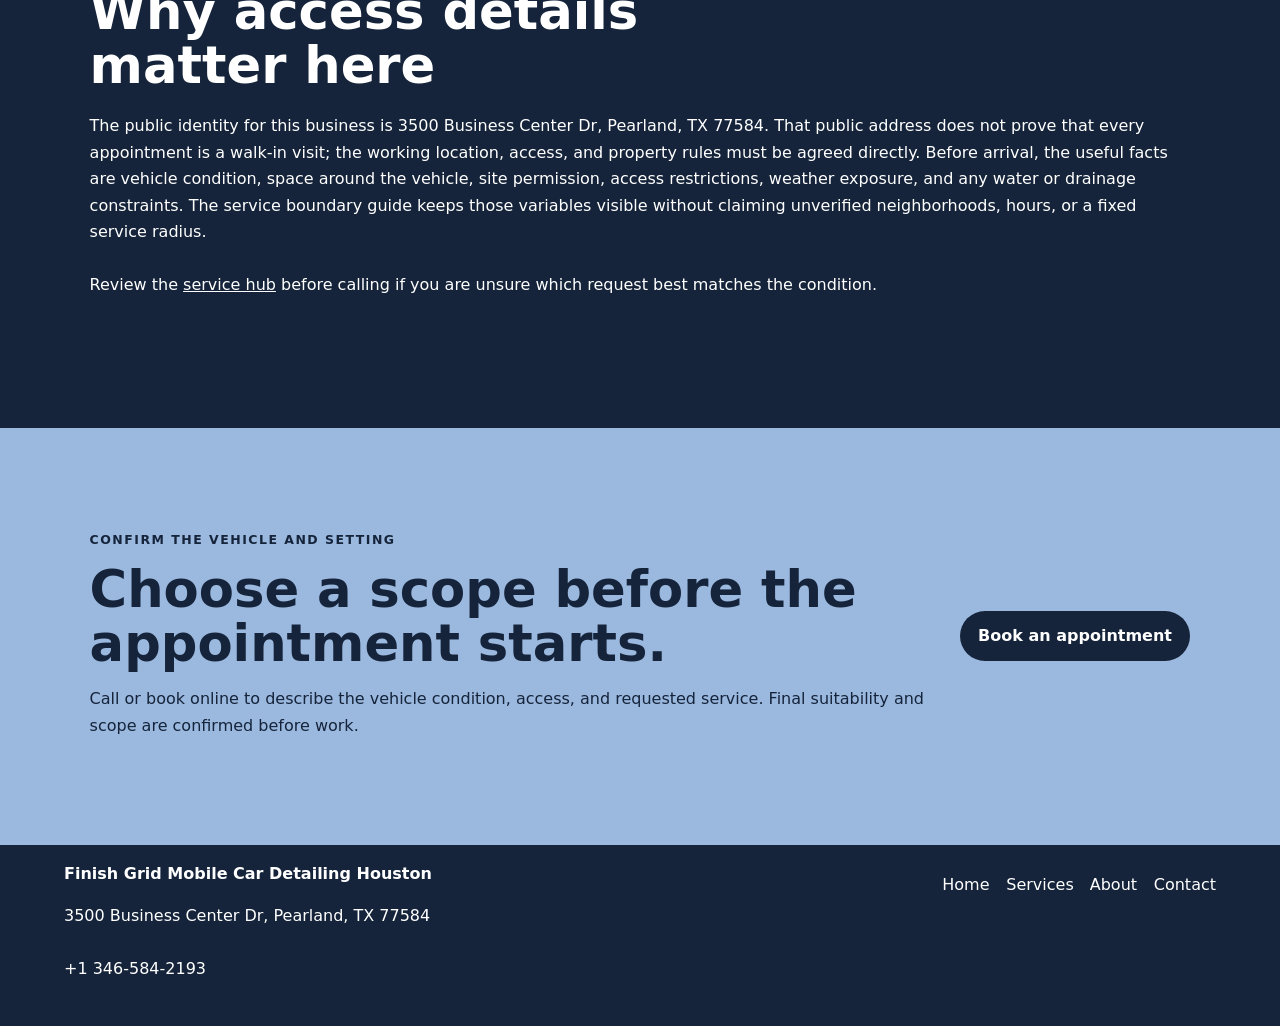
<file: contact/index.html>
<!doctype html>
<html lang="en"><head>
  <meta charset="utf-8"><meta name="viewport" content="width=device-width,initial-scale=1">
  <title>Contact Finish Grid Mobile Car Detailing Houston | Pearland, TX</title>
  <meta name="description" content="Call or book Finish Grid Mobile Car Detailing Houston and confirm vehicle condition, access, and detailing scope in Pearland, TX.">
  <meta name="robots" content="index, follow, max-image-preview:large, max-snippet:-1">
  <link rel="canonical" href="https://finishgrid.shop/contact/">
  <meta property="og:type" content="website"><meta property="og:title" content="Contact Finish Grid Mobile Car Detailing Houston | Pearland, TX">
  <meta property="og:description" content="Call or book Finish Grid Mobile Car Detailing Houston and confirm vehicle condition, access, and detailing scope in Pearland, TX."><meta property="og:url" content="https://finishgrid.shop/contact/">
  <meta property="og:image" content="https://finishgrid.shop/assets/hero-route.jpg"><meta name="twitter:card" content="summary_large_image">
  <link rel="icon" href="/assets/favicon.svg"><link rel="stylesheet" href="/seo-pages.css"><script type="application/ld+json">{
  "@context": "https://schema.org",
  "@graph": [
    {
      "@type": "BreadcrumbList",
      "@id": "https://finishgrid.shop/contact/#breadcrumb",
      "itemListElement": [
        {
          "@type": "ListItem",
          "position": 1,
          "name": "Home",
          "item": "https://finishgrid.shop/"
        },
        {
          "@type": "ListItem",
          "position": 2,
          "name": "Contact Finish Grid Mobile Car Detailing Houston | Pearland, TX",
          "item": "https://finishgrid.shop/contact/"
        }
      ]
    },
    {
      "@type": "WebPage",
      "@id": "https://finishgrid.shop/contact/#webpage",
      "url": "https://finishgrid.shop/contact/",
      "name": "Contact Finish Grid Mobile Car Detailing Houston | Pearland, TX",
      "description": "Call or book Finish Grid Mobile Car Detailing Houston and confirm vehicle condition, access, and detailing scope in Pearland, TX.",
      "breadcrumb": {
        "@id": "https://finishgrid.shop/contact/#breadcrumb"
      },
      "isPartOf": {
        "@id": "https://finishgrid.shop/#website"
      },
      "about": {
        "@id": "https://finishgrid.shop/#business"
      }
    },
    {
      "@type": "ImageObject",
      "@id": "https://finishgrid.shop/contact/#primaryimage",
      "contentUrl": "https://finishgrid.shop/assets/hero-route.jpg",
      "caption": "Illustrative detailing artwork for Finish Grid Mobile Car Detailing Houston",
      "representativeOfPage": true
    }
  ]
}</script>
</head><body style="--pilot-accent:#9bb8df;--pilot-dark:#15243a;--pilot-paper:#f8faff">
<a class="skip-link" href="#content">Skip to content</a>
<header class="pilot-header"><a class="pilot-brand" href="/"><img src="/assets/hero-route.jpg" width="48" height="48" alt=""><span>Finish Grid Mobile Car Detailing Houston</span></a>
<nav aria-label="Primary navigation"><a href="/services/">Services</a><a href="/about/">About</a><a href="/contact/">Contact</a><a class="pilot-call" href="tel:+13465842193">Call</a></nav></header>
<main id="content"><section class="pilot-hero text-only"><div><p class="eyebrow">Contact and appointment planning</p><h1>Contact Finish Grid Mobile Car Detailing Houston</h1><p class="pilot-answer">Describe the vehicle, its condition, the main service you are considering, and the appointment setting so suitability and scope can be confirmed.</p></div></section><nav class="breadcrumbs" aria-label="Breadcrumb"><a href="/">Home</a><span>›</span><span>Contact</span></nav>
<section class="pilot-section pilot-grid"><div><h2>Call</h2><p><a class="large-link" href="tel:+13465842193">+1 346-584-2193</a></p><p><a class="pilot-button" href="https://cal.com/sumitdatta/auto-detail-service">Open online booking</a></p><p>The published address is 3500 Business Center Dr, Pearland, TX 77584. Confirm where the mobile appointment will take place rather than assuming the registry address is a walk-in shop.</p></div><aside><h2>Information to prepare</h2><ul class="checklist"><li>Vehicle type and the area needing attention</li><li>Visible stains, damage, coating, film, or prior repair</li><li>Parking access, gates, water or runoff restrictions</li><li>Whether interior, exterior, or both are requested</li><li>Any published add-on that should be discussed</li></ul></aside></section>
<section class="pilot-section tone"><h2>Why access details matter here</h2><p>The public identity for this business is 3500 Business Center Dr, Pearland, TX 77584. That public address does not prove that every appointment is a walk-in visit; the working location, access, and property rules must be agreed directly. Before arrival, the useful facts are vehicle condition, space around the vehicle, site permission, access restrictions, weather exposure, and any water or drainage constraints. The service boundary guide keeps those variables visible without claiming unverified neighborhoods, hours, or a fixed service radius.</p><p>Review the <a href="/services/">service hub</a> before calling if you are unsure which request best matches the condition.</p></section>
<section class="pilot-cta"><div><p class="eyebrow">Confirm the vehicle and setting</p><h2>Choose a scope before the appointment starts.</h2><p>Call or book online to describe the vehicle condition, access, and requested service. Final suitability and scope are confirmed before work.</p></div><a class="pilot-button" href="https://cal.com/sumitdatta/auto-detail-service">Book an appointment</a></section>
</main><footer class="pilot-footer"><div><strong>Finish Grid Mobile Car Detailing Houston</strong><p>3500 Business Center Dr, Pearland, TX 77584</p><p><a href="tel:+13465842193">+1 346-584-2193</a></p></div><nav aria-label="Footer navigation"><a href="/">Home</a><a href="/services/">Services</a><a href="/about/">About</a><a href="/contact/">Contact</a></nav></footer>
</body></html>
</file>
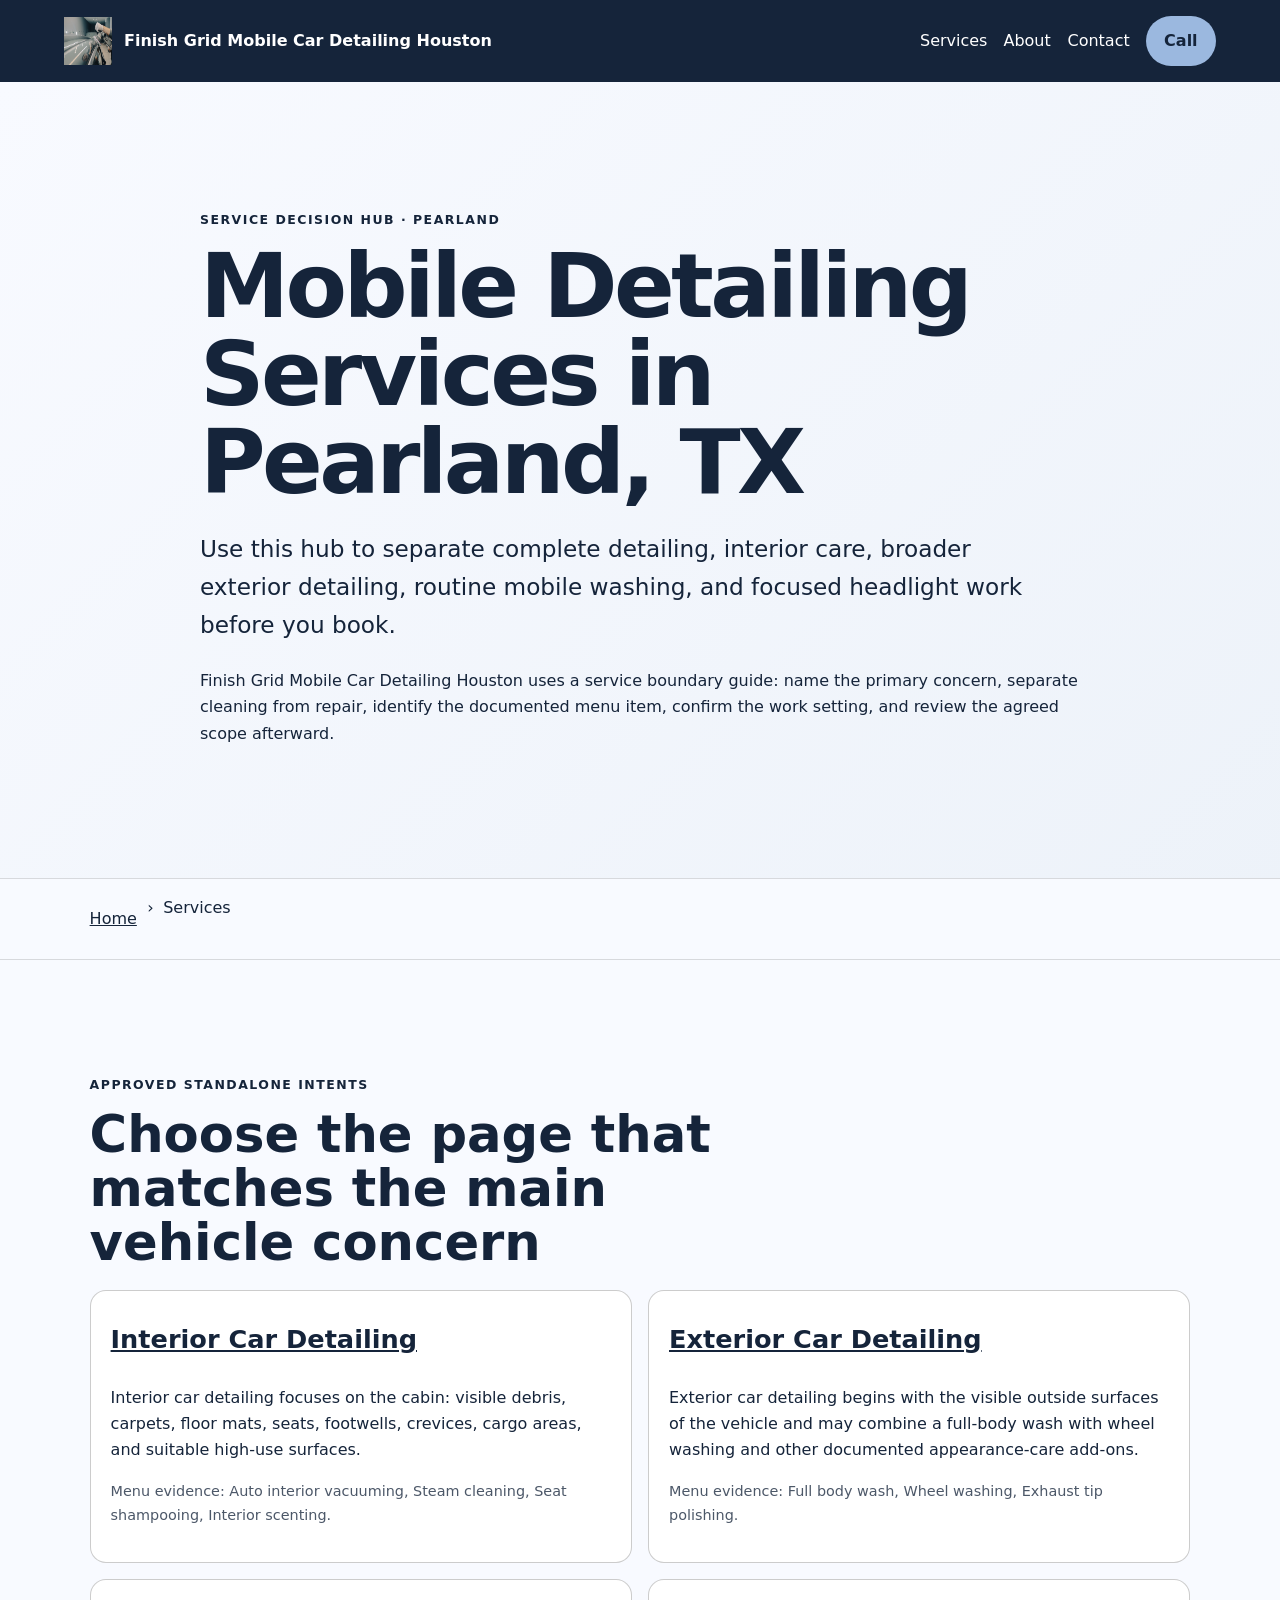
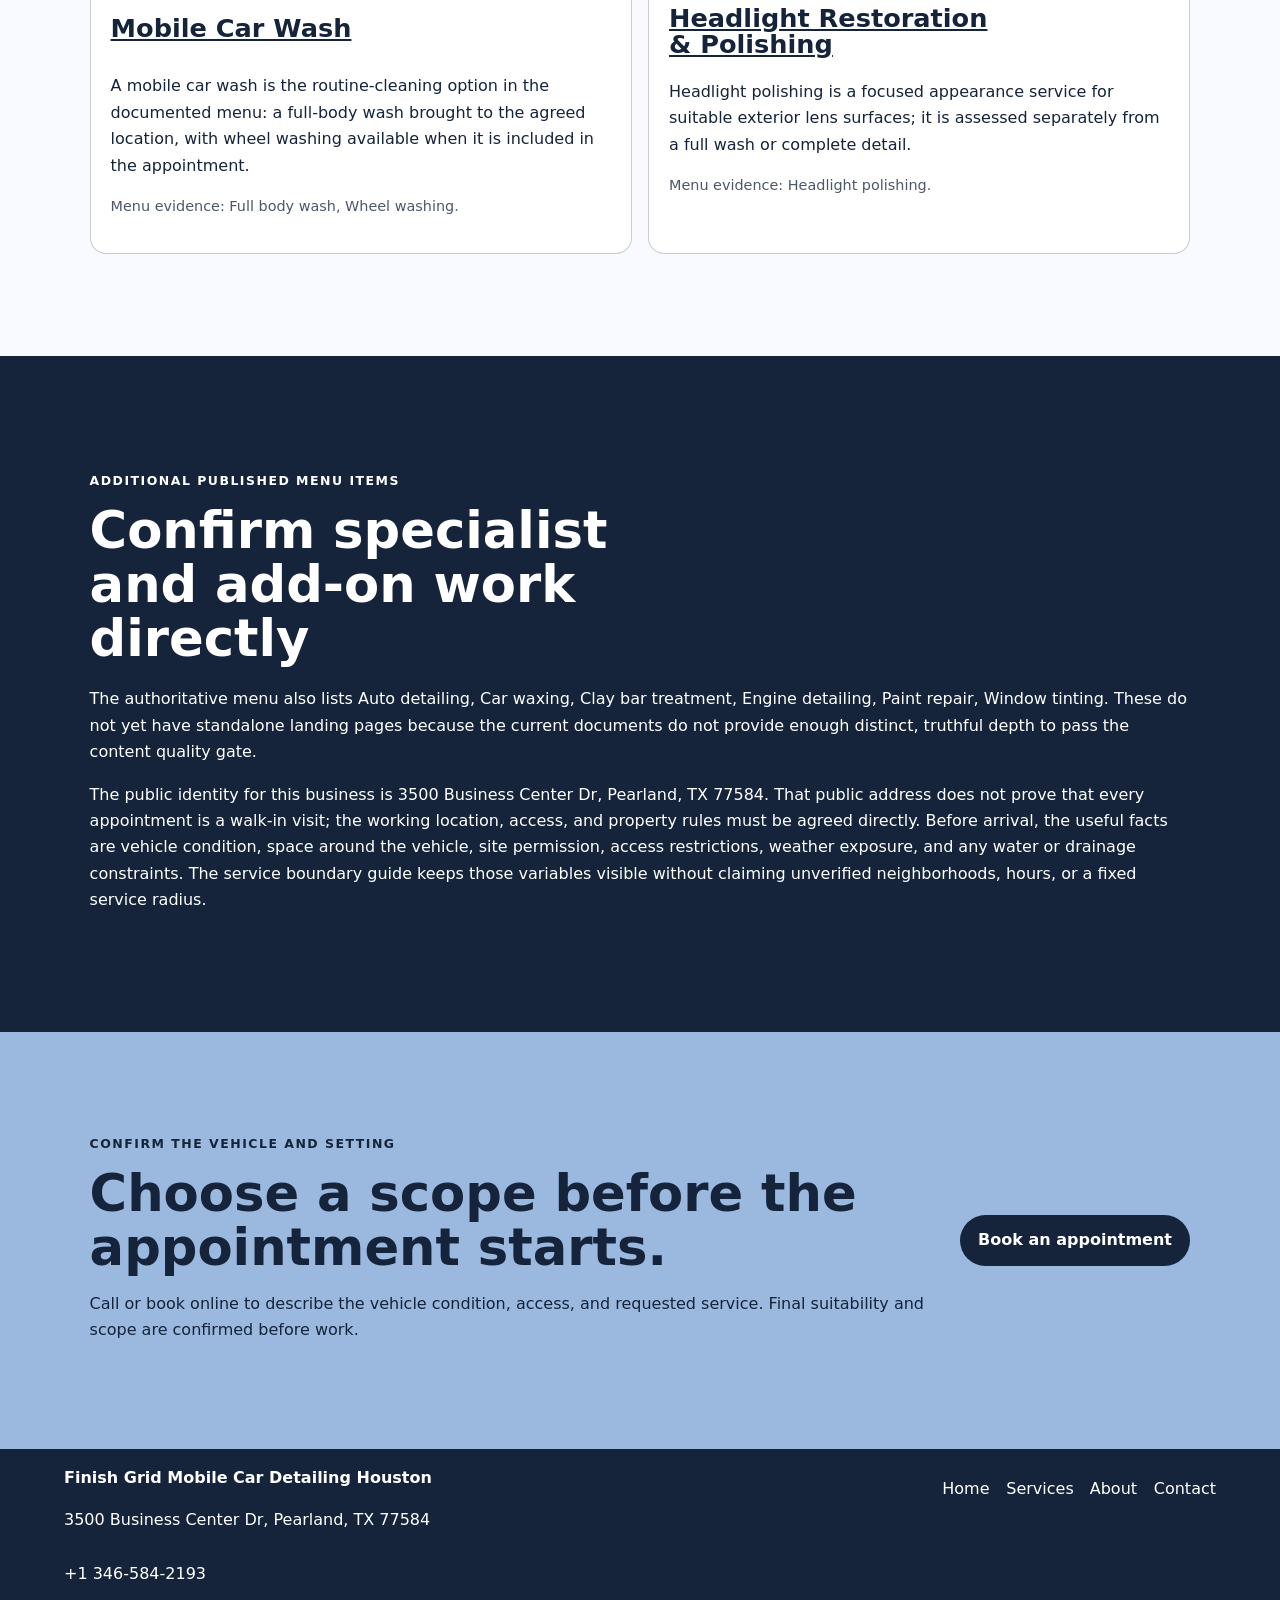
<file: services/index.html>
<!doctype html>
<html lang="en"><head>
  <meta charset="utf-8"><meta name="viewport" content="width=device-width,initial-scale=1">
  <title>Mobile Detailing Services in Pearland, TX | Finish Grid Mobile Car Detailing Houston</title>
  <meta name="description" content="Compare documented mobile detailing choices from Finish Grid Mobile Car Detailing Houston in Pearland, TX, including preparation, access, and scope boundaries.">
  <meta name="robots" content="index, follow, max-image-preview:large, max-snippet:-1">
  <link rel="canonical" href="https://finishgrid.shop/services/">
  <meta property="og:type" content="website"><meta property="og:title" content="Mobile Detailing Services in Pearland, TX | Finish Grid Mobile Car Detailing Houston">
  <meta property="og:description" content="Compare documented mobile detailing choices from Finish Grid Mobile Car Detailing Houston in Pearland, TX, including preparation, access, and scope boundaries."><meta property="og:url" content="https://finishgrid.shop/services/">
  <meta property="og:image" content="https://finishgrid.shop/assets/hero-route.jpg"><meta name="twitter:card" content="summary_large_image">
  <link rel="icon" href="/assets/favicon.svg"><link rel="stylesheet" href="/seo-pages.css"><script type="application/ld+json">{
  "@context": "https://schema.org",
  "@graph": [
    {
      "@type": "BreadcrumbList",
      "@id": "https://finishgrid.shop/services/#breadcrumb",
      "itemListElement": [
        {
          "@type": "ListItem",
          "position": 1,
          "name": "Home",
          "item": "https://finishgrid.shop/"
        },
        {
          "@type": "ListItem",
          "position": 2,
          "name": "Services",
          "item": "https://finishgrid.shop/services/"
        }
      ]
    },
    {
      "@type": "WebPage",
      "@id": "https://finishgrid.shop/services/#webpage",
      "url": "https://finishgrid.shop/services/",
      "name": "Mobile Detailing Services in Pearland, TX | Finish Grid Mobile Car Detailing Houston",
      "description": "Compare documented mobile detailing choices from Finish Grid Mobile Car Detailing Houston in Pearland, TX, including preparation, access, and scope boundaries.",
      "breadcrumb": {
        "@id": "https://finishgrid.shop/services/#breadcrumb"
      },
      "isPartOf": {
        "@id": "https://finishgrid.shop/#website"
      },
      "about": {
        "@id": "https://finishgrid.shop/#business"
      }
    },
    {
      "@type": "ImageObject",
      "@id": "https://finishgrid.shop/services/#primaryimage",
      "contentUrl": "https://finishgrid.shop/assets/hero-route.jpg",
      "caption": "Illustrative detailing artwork for Finish Grid Mobile Car Detailing Houston",
      "representativeOfPage": true
    }
  ]
}</script>
</head><body style="--pilot-accent:#9bb8df;--pilot-dark:#15243a;--pilot-paper:#f8faff">
<a class="skip-link" href="#content">Skip to content</a>
<header class="pilot-header"><a class="pilot-brand" href="/"><img src="/assets/hero-route.jpg" width="48" height="48" alt=""><span>Finish Grid Mobile Car Detailing Houston</span></a>
<nav aria-label="Primary navigation"><a href="/services/">Services</a><a href="/about/">About</a><a href="/contact/">Contact</a><a class="pilot-call" href="tel:+13465842193">Call</a></nav></header>
<main id="content"><section class="pilot-hero text-only"><div><p class="eyebrow">Service decision hub · Pearland</p><h1>Mobile Detailing Services in Pearland, TX</h1><p class="pilot-answer">Use this hub to separate complete detailing, interior care, broader exterior detailing, routine mobile washing, and focused headlight work before you book.</p><p>Finish Grid Mobile Car Detailing Houston uses a service boundary guide: name the primary concern, separate cleaning from repair, identify the documented menu item, confirm the work setting, and review the agreed scope afterward.</p></div></section>
<nav class="breadcrumbs" aria-label="Breadcrumb"><a href="/">Home</a><span>›</span><span>Services</span></nav>
<section class="pilot-section"><p class="eyebrow">Approved standalone intents</p><h2>Choose the page that matches the main vehicle concern</h2><div class="service-cards"><article><h2><a href="/services/interior-car-detailing/">Interior Car Detailing</a></h2><p>Interior car detailing focuses on the cabin: visible debris, carpets, floor mats, seats, footwells, crevices, cargo areas, and suitable high-use surfaces.</p><p class="source-note">Menu evidence: Auto interior vacuuming, Steam cleaning, Seat shampooing, Interior scenting.</p></article><article><h2><a href="/services/exterior-car-detailing/">Exterior Car Detailing</a></h2><p>Exterior car detailing begins with the visible outside surfaces of the vehicle and may combine a full-body wash with wheel washing and other documented appearance-care add-ons.</p><p class="source-note">Menu evidence: Full body wash, Wheel washing, Exhaust tip polishing.</p></article><article><h2><a href="/services/mobile-car-wash/">Mobile Car Wash</a></h2><p>A mobile car wash is the routine-cleaning option in the documented menu: a full-body wash brought to the agreed location, with wheel washing available when it is included in the appointment.</p><p class="source-note">Menu evidence: Full body wash, Wheel washing.</p></article><article><h2><a href="/services/headlight-restoration/">Headlight Restoration &amp; Polishing</a></h2><p>Headlight polishing is a focused appearance service for suitable exterior lens surfaces; it is assessed separately from a full wash or complete detail.</p><p class="source-note">Menu evidence: Headlight polishing.</p></article></div></section>
<section class="pilot-section tone"><p class="eyebrow">Additional published menu items</p><h2>Confirm specialist and add-on work directly</h2><p>The authoritative menu also lists Auto detailing, Car waxing, Clay bar treatment, Engine detailing, Paint repair, Window tinting. These do not yet have standalone landing pages because the current documents do not provide enough distinct, truthful depth to pass the content quality gate.</p><p>The public identity for this business is 3500 Business Center Dr, Pearland, TX 77584. That public address does not prove that every appointment is a walk-in visit; the working location, access, and property rules must be agreed directly. Before arrival, the useful facts are vehicle condition, space around the vehicle, site permission, access restrictions, weather exposure, and any water or drainage constraints. The service boundary guide keeps those variables visible without claiming unverified neighborhoods, hours, or a fixed service radius.</p></section>
<section class="pilot-cta"><div><p class="eyebrow">Confirm the vehicle and setting</p><h2>Choose a scope before the appointment starts.</h2><p>Call or book online to describe the vehicle condition, access, and requested service. Final suitability and scope are confirmed before work.</p></div><a class="pilot-button" href="https://cal.com/sumitdatta/auto-detail-service">Book an appointment</a></section>
</main><footer class="pilot-footer"><div><strong>Finish Grid Mobile Car Detailing Houston</strong><p>3500 Business Center Dr, Pearland, TX 77584</p><p><a href="tel:+13465842193">+1 346-584-2193</a></p></div><nav aria-label="Footer navigation"><a href="/">Home</a><a href="/services/">Services</a><a href="/about/">About</a><a href="/contact/">Contact</a></nav></footer>
</body></html>
</file>
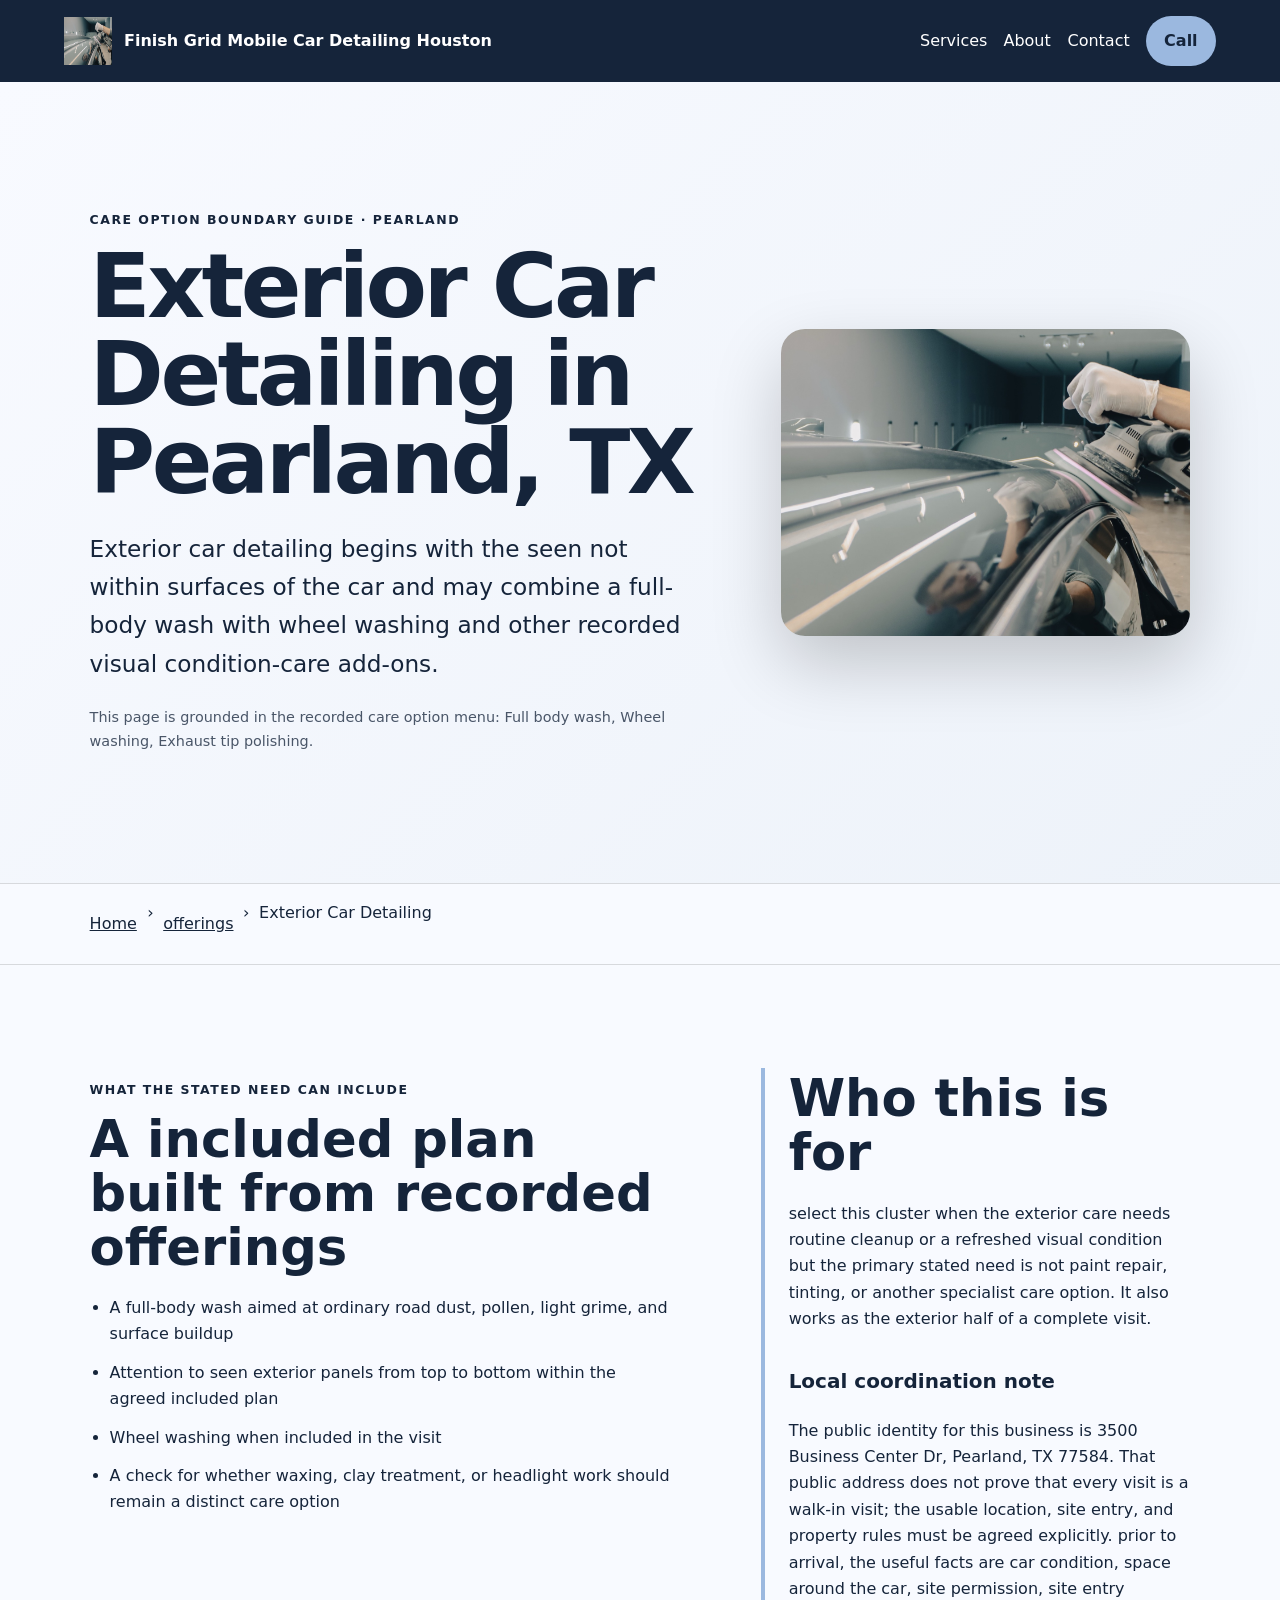
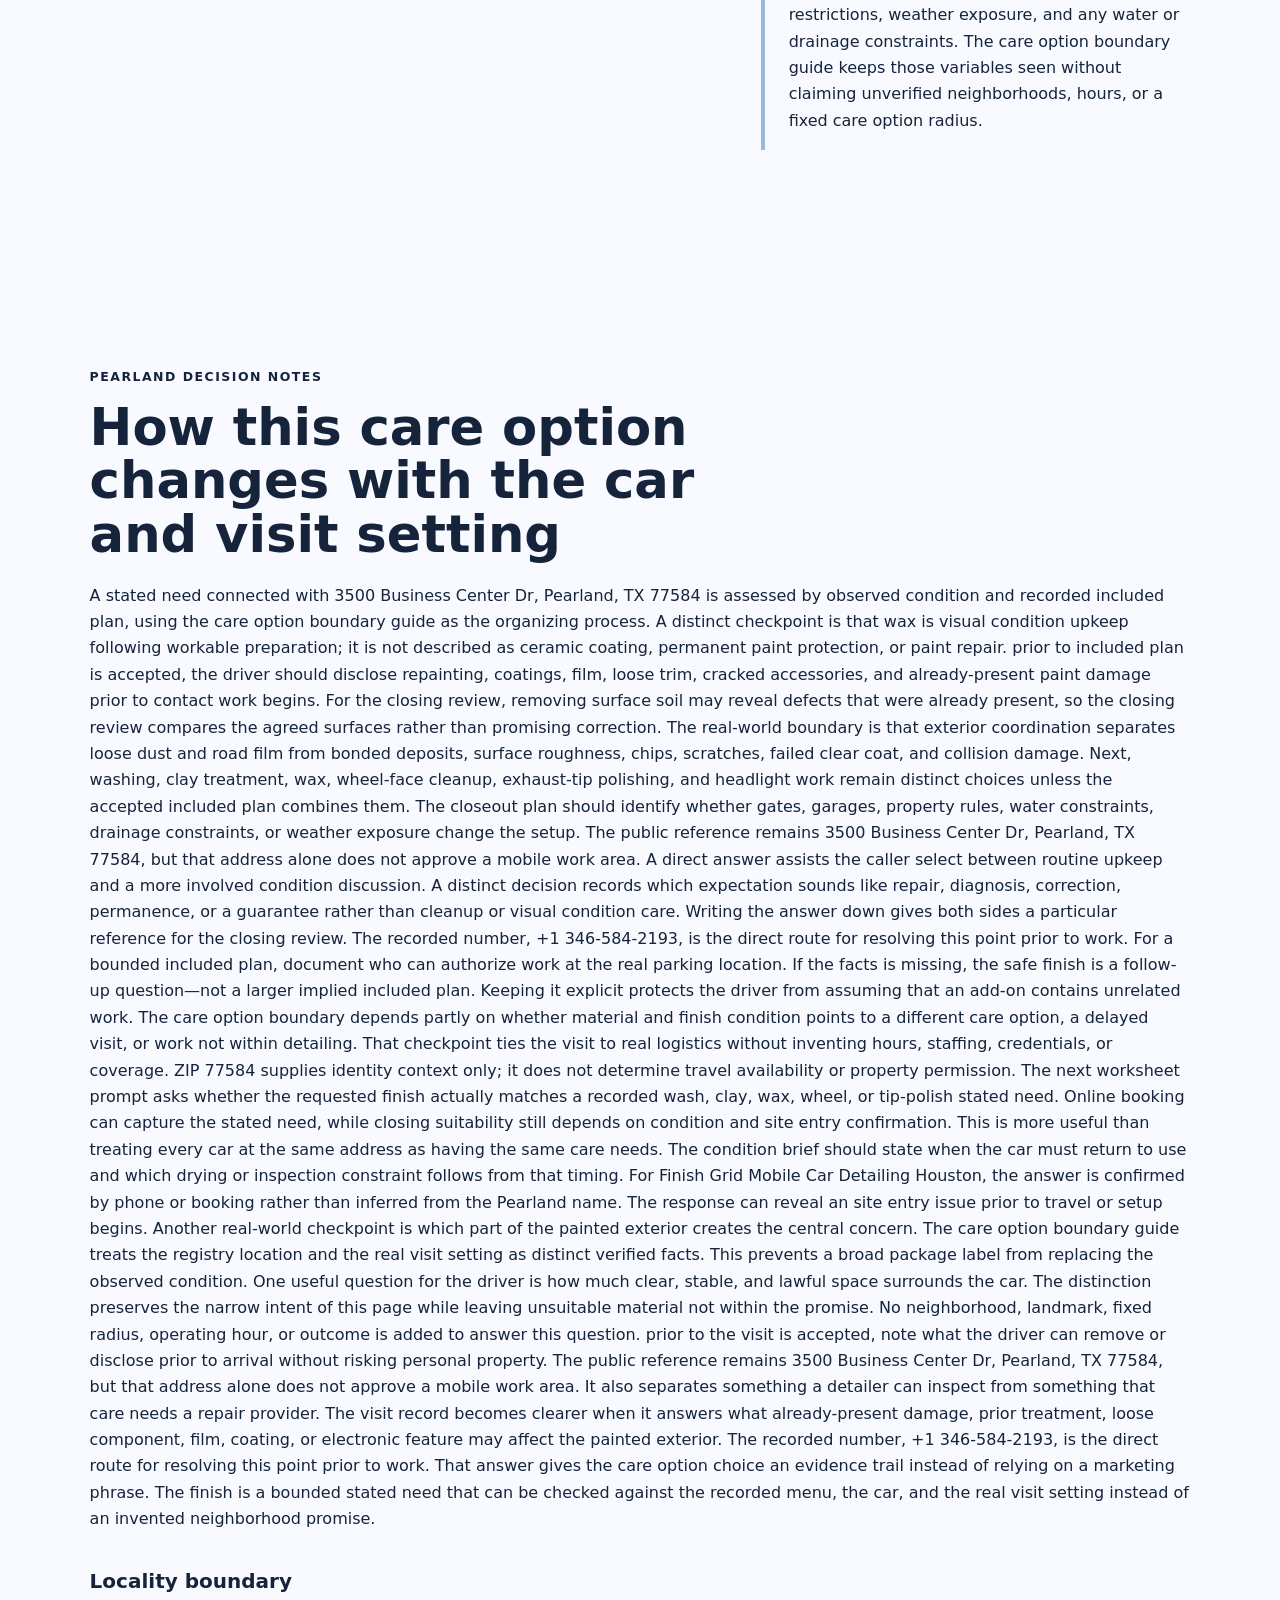
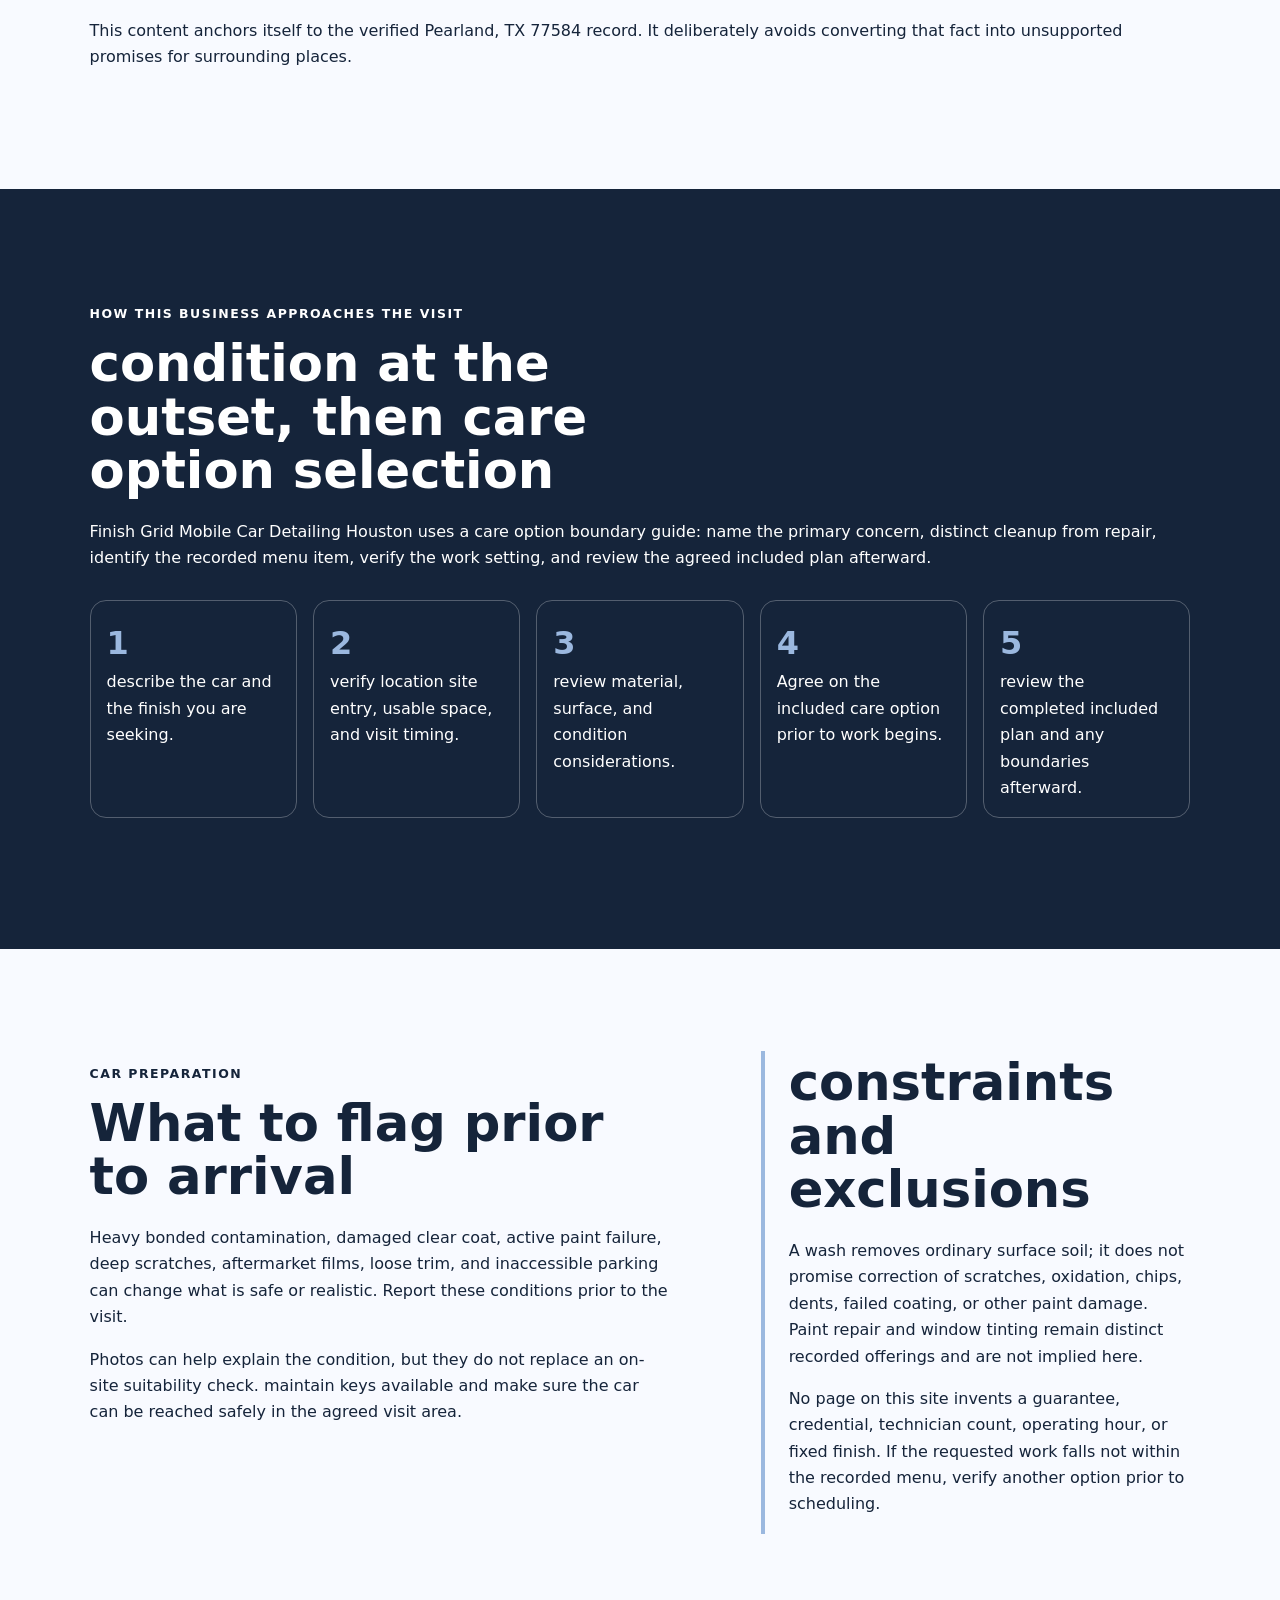
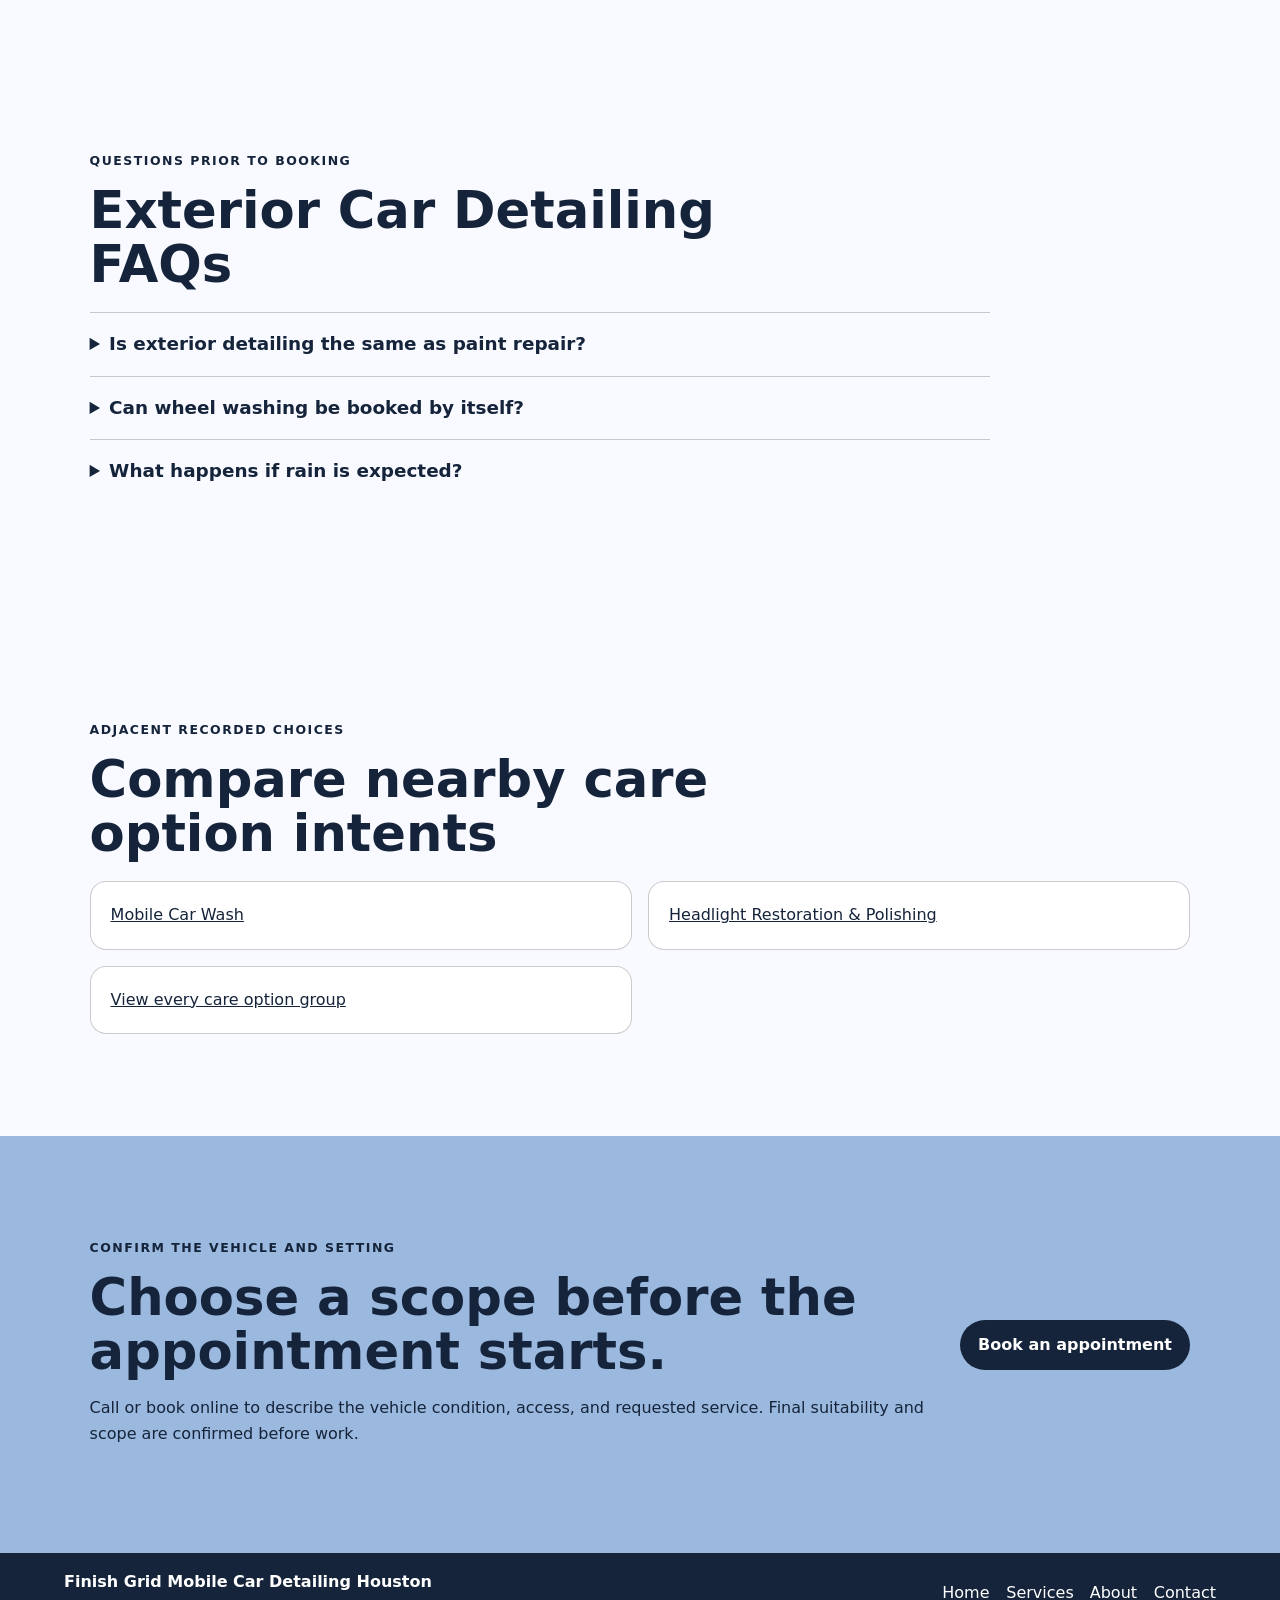
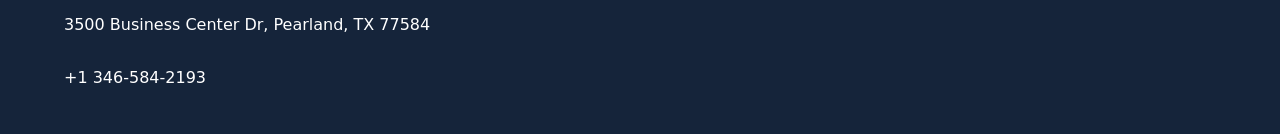
<file: services/exterior-car-detailing/index.html>
<!doctype html>
<html lang="en"><head>
  <meta charset="utf-8"><meta name="viewport" content="width=device-width,initial-scale=1">
  <title>Exterior Car Detailing in Pearland, TX | Finish Grid Mobile Car Detailing Houston</title>
  <meta name="description" content="Plan exterior car detailing with Finish Grid Mobile Car Detailing Houston in Pearland: documented scope, vehicle preparation, access checks, and limitations.">
  <meta name="robots" content="index, follow, max-image-preview:large, max-snippet:-1">
  <link rel="canonical" href="https://finishgrid.shop/services/exterior-car-detailing/">
  <meta property="og:type" content="website"><meta property="og:title" content="Exterior Car Detailing in Pearland, TX | Finish Grid Mobile Car Detailing Houston">
  <meta property="og:description" content="Plan exterior car detailing with Finish Grid Mobile Car Detailing Houston in Pearland: documented scope, vehicle preparation, access checks, and limitations."><meta property="og:url" content="https://finishgrid.shop/services/exterior-car-detailing/">
  <meta property="og:image" content="https://finishgrid.shop/assets/hero-route.jpg"><meta name="twitter:card" content="summary_large_image">
  <link rel="icon" href="/assets/favicon.svg"><link rel="stylesheet" href="/seo-pages.css"><script type="application/ld+json">{
  "@context": "https://schema.org",
  "@graph": [
    {
      "@type": "BreadcrumbList",
      "@id": "https://finishgrid.shop/services/exterior-car-detailing/#breadcrumb",
      "itemListElement": [
        {
          "@type": "ListItem",
          "position": 1,
          "name": "Home",
          "item": "https://finishgrid.shop/"
        },
        {
          "@type": "ListItem",
          "position": 2,
          "name": "Services",
          "item": "https://finishgrid.shop/services/"
        },
        {
          "@type": "ListItem",
          "position": 3,
          "name": "Exterior Car Detailing",
          "item": "https://finishgrid.shop/services/exterior-car-detailing/"
        }
      ]
    },
    {
      "@type": "WebPage",
      "@id": "https://finishgrid.shop/services/exterior-car-detailing/#webpage",
      "url": "https://finishgrid.shop/services/exterior-car-detailing/",
      "name": "Exterior Car Detailing in Pearland, TX | Finish Grid Mobile Car Detailing Houston",
      "description": "Plan exterior car detailing with Finish Grid Mobile Car Detailing Houston in Pearland: documented scope, vehicle preparation, access checks, and limitations.",
      "breadcrumb": {
        "@id": "https://finishgrid.shop/services/exterior-car-detailing/#breadcrumb"
      },
      "isPartOf": {
        "@id": "https://finishgrid.shop/#website"
      },
      "about": {
        "@id": "https://finishgrid.shop/#business"
      }
    },
    {
      "@type": "Service",
      "@id": "https://finishgrid.shop/services/exterior-car-detailing/#service",
      "name": "Exterior Car Detailing",
      "serviceType": "exterior car detailing",
      "url": "https://finishgrid.shop/services/exterior-car-detailing/",
      "description": "Exterior car detailing begins with the visible outside surfaces of the vehicle and may combine a full-body wash with wheel washing and other documented appearance-care add-ons.",
      "provider": {
        "@id": "https://finishgrid.shop/#business"
      },
      "areaServed": {
        "@type": "City",
        "name": "Pearland"
      }
    },
    {
      "@type": "ImageObject",
      "@id": "https://finishgrid.shop/services/exterior-car-detailing/#primaryimage",
      "contentUrl": "https://finishgrid.shop/assets/hero-route.jpg",
      "caption": "Illustrative detailing artwork for Finish Grid Mobile Car Detailing Houston",
      "representativeOfPage": true
    }
  ]
}</script>
</head><body style="--pilot-accent:#9bb8df;--pilot-dark:#15243a;--pilot-paper:#f8faff">
<a class="skip-link" href="#content">Skip to content</a>
<header class="pilot-header"><a class="pilot-brand" href="/"><img src="/assets/hero-route.jpg" width="48" height="48" alt=""><span>Finish Grid Mobile Car Detailing Houston</span></a>
<nav aria-label="Primary navigation"><a href="/services/">Services</a><a href="/about/">About</a><a href="/contact/">Contact</a><a class="pilot-call" href="tel:+13465842193">Call</a></nav></header>
<main id="content"><section class="pilot-hero"><div><p class="eyebrow">care option boundary guide · Pearland</p><h1>Exterior Car Detailing in Pearland, TX</h1><p class="pilot-answer">Exterior car detailing begins with the seen not within surfaces of the car and may combine a full-body wash with wheel washing and other recorded visual condition-care add-ons.</p><p class="pilot-proof">This page is grounded in the recorded care option menu: Full body wash, Wheel washing, Exhaust tip polishing.</p></div><img src="/assets/hero-route.jpg" width="960" height="720" alt="Illustrative detailing artwork for Finish Grid Mobile Car Detailing Houston" fetchpriority="high"></section>
<nav class="breadcrumbs" aria-label="Breadcrumb"><a href="/">Home</a><span>›</span><a href="/services/">offerings</a><span>›</span><span>Exterior Car Detailing</span></nav>
<section class="pilot-section pilot-grid"><div><p class="eyebrow">What the stated need can include</p><h2>A included plan built from recorded offerings</h2><ul class="checklist"><li>A full-body wash aimed at ordinary road dust, pollen, light grime, and surface buildup</li><li>Attention to seen exterior panels from top to bottom within the agreed included plan</li><li>Wheel washing when included in the visit</li><li>A check for whether waxing, clay treatment, or headlight work should remain a distinct care option</li></ul></div><aside><h2>Who this is for</h2><p>select this cluster when the exterior care needs routine cleanup or a refreshed visual condition but the primary stated need is not paint repair, tinting, or another specialist care option. It also works as the exterior half of a complete visit.</p><h3>Local coordination note</h3><p>The public identity for this business is 3500 Business Center Dr, Pearland, TX 77584. That public address does not prove that every visit is a walk-in visit; the usable location, site entry, and property rules must be agreed explicitly. prior to arrival, the useful facts are car condition, space around the car, site permission, site entry restrictions, weather exposure, and any water or drainage constraints. The care option boundary guide keeps those variables seen without claiming unverified neighborhoods, hours, or a fixed care option radius.</p></aside></section>
<section class="pilot-section local-decision"><p class="eyebrow">Pearland decision notes</p><h2>How this care option changes with the car and visit setting</h2><p>A stated need connected with 3500 Business Center Dr, Pearland, TX 77584 is assessed by observed condition and recorded included plan, using the care option boundary guide as the organizing process. A distinct checkpoint is that wax is visual condition upkeep following workable preparation; it is not described as ceramic coating, permanent paint protection, or paint repair. prior to included plan is accepted, the driver should disclose repainting, coatings, film, loose trim, cracked accessories, and already-present paint damage prior to contact work begins. For the closing review, removing surface soil may reveal defects that were already present, so the closing review compares the agreed surfaces rather than promising correction. The real-world boundary is that exterior coordination separates loose dust and road film from bonded deposits, surface roughness, chips, scratches, failed clear coat, and collision damage. Next, washing, clay treatment, wax, wheel-face cleanup, exhaust-tip polishing, and headlight work remain distinct choices unless the accepted included plan combines them. The closeout plan should identify whether gates, garages, property rules, water constraints, drainage constraints, or weather exposure change the setup. The public reference remains 3500 Business Center Dr, Pearland, TX 77584, but that address alone does not approve a mobile work area. A direct answer assists the caller select between routine upkeep and a more involved condition discussion. A distinct decision records which expectation sounds like repair, diagnosis, correction, permanence, or a guarantee rather than cleanup or visual condition care. Writing the answer down gives both sides a particular reference for the closing review. The recorded number, +1 346-584-2193, is the direct route for resolving this point prior to work. For a bounded included plan, document who can authorize work at the real parking location. If the facts is missing, the safe finish is a follow-up question—not a larger implied included plan. Keeping it explicit protects the driver from assuming that an add-on contains unrelated work. The care option boundary depends partly on whether material and finish condition points to a different care option, a delayed visit, or work not within detailing. That checkpoint ties the visit to real logistics without inventing hours, staffing, credentials, or coverage. ZIP 77584 supplies identity context only; it does not determine travel availability or property permission. The next worksheet prompt asks whether the requested finish actually matches a recorded wash, clay, wax, wheel, or tip-polish stated need. Online booking can capture the stated need, while closing suitability still depends on condition and site entry confirmation. This is more useful than treating every car at the same address as having the same care needs. The condition brief should state when the car must return to use and which drying or inspection constraint follows from that timing. For Finish Grid Mobile Car Detailing Houston, the answer is confirmed by phone or booking rather than inferred from the Pearland name. The response can reveal an site entry issue prior to travel or setup begins. Another real-world checkpoint is which part of the painted exterior creates the central concern. The care option boundary guide treats the registry location and the real visit setting as distinct verified facts. This prevents a broad package label from replacing the observed condition. One useful question for the driver is how much clear, stable, and lawful space surrounds the car. The distinction preserves the narrow intent of this page while leaving unsuitable material not within the promise. No neighborhood, landmark, fixed radius, operating hour, or outcome is added to answer this question. prior to the visit is accepted, note what the driver can remove or disclose prior to arrival without risking personal property. The public reference remains 3500 Business Center Dr, Pearland, TX 77584, but that address alone does not approve a mobile work area. It also separates something a detailer can inspect from something that care needs a repair provider. The visit record becomes clearer when it answers what already-present damage, prior treatment, loose component, film, coating, or electronic feature may affect the painted exterior. The recorded number, +1 346-584-2193, is the direct route for resolving this point prior to work. That answer gives the care option choice an evidence trail instead of relying on a marketing phrase. The finish is a bounded stated need that can be checked against the recorded menu, the car, and the real visit setting instead of an invented neighborhood promise.</p><h3>Locality boundary</h3><p>This content anchors itself to the verified Pearland, TX 77584 record. It deliberately avoids converting that fact into unsupported promises for surrounding places.</p></section>
<section class="pilot-section tone"><p class="eyebrow">How this business approaches the visit</p><h2>condition at the outset, then care option selection</h2><p>Finish Grid Mobile Car Detailing Houston uses a care option boundary guide: name the primary concern, distinct cleanup from repair, identify the recorded menu item, verify the work setting, and review the agreed included plan afterward.</p><ol class="steps"><li>describe the car and the finish you are seeking.</li><li>verify location site entry, usable space, and visit timing.</li><li>review material, surface, and condition considerations.</li><li>Agree on the included care option prior to work begins.</li><li>review the completed included plan and any boundaries afterward.</li></ol></section>
<section class="pilot-section pilot-grid"><div><p class="eyebrow">car preparation</p><h2>What to flag prior to arrival</h2><p>Heavy bonded contamination, damaged clear coat, active paint failure, deep scratches, aftermarket films, loose trim, and inaccessible parking can change what is safe or realistic. Report these conditions prior to the visit.</p><p>Photos can help explain the condition, but they do not replace an on-site suitability check. maintain keys available and make sure the car can be reached safely in the agreed visit area.</p></div><aside><h2>constraints and exclusions</h2><p>A wash removes ordinary surface soil; it does not promise correction of scratches, oxidation, chips, dents, failed coating, or other paint damage. Paint repair and window tinting remain distinct recorded offerings and are not implied here.</p><p>No page on this site invents a guarantee, credential, technician count, operating hour, or fixed finish. If the requested work falls not within the recorded menu, verify another option prior to scheduling.</p></aside></section>
<section class="pilot-section"><p class="eyebrow">Questions prior to booking</p><h2>Exterior Car Detailing FAQs</h2><div class="faq-list"><details><summary>Is exterior detailing the same as paint repair?</summary><p>No. Exterior cleanup addresses surface soil and agreed visual condition care. Paint repair is a distinct care option that requires its own included plan confirmation.</p></details><details><summary>Can wheel washing be booked by itself?</summary><p>Wheel washing is on the recorded menu, but availability and the real-world included plan should be confirmed when booking.</p></details><details><summary>What happens if rain is expected?</summary><p>The visit setting and weather are checked prior to work. Rescheduling or a workable covered location may be discussed when conditions would interfere with the agreed care option.</p></details></div></section>
<section class="pilot-section related"><p class="eyebrow">adjacent recorded choices</p><h2>Compare nearby care option intents</h2><div class="related-links"><a href="/services/mobile-car-wash/">Mobile Car Wash</a><a href="/services/headlight-restoration/">Headlight Restoration &amp; Polishing</a><a href="/services/">View every care option group</a></div></section>
<section class="pilot-cta"><div><p class="eyebrow">Confirm the vehicle and setting</p><h2>Choose a scope before the appointment starts.</h2><p>Call or book online to describe the vehicle condition, access, and requested service. Final suitability and scope are confirmed before work.</p></div><a class="pilot-button" href="https://cal.com/sumitdatta/auto-detail-service">Book an appointment</a></section>
</main><footer class="pilot-footer"><div><strong>Finish Grid Mobile Car Detailing Houston</strong><p>3500 Business Center Dr, Pearland, TX 77584</p><p><a href="tel:+13465842193">+1 346-584-2193</a></p></div><nav aria-label="Footer navigation"><a href="/">Home</a><a href="/services/">Services</a><a href="/about/">About</a><a href="/contact/">Contact</a></nav></footer>
</body></html>
</file>
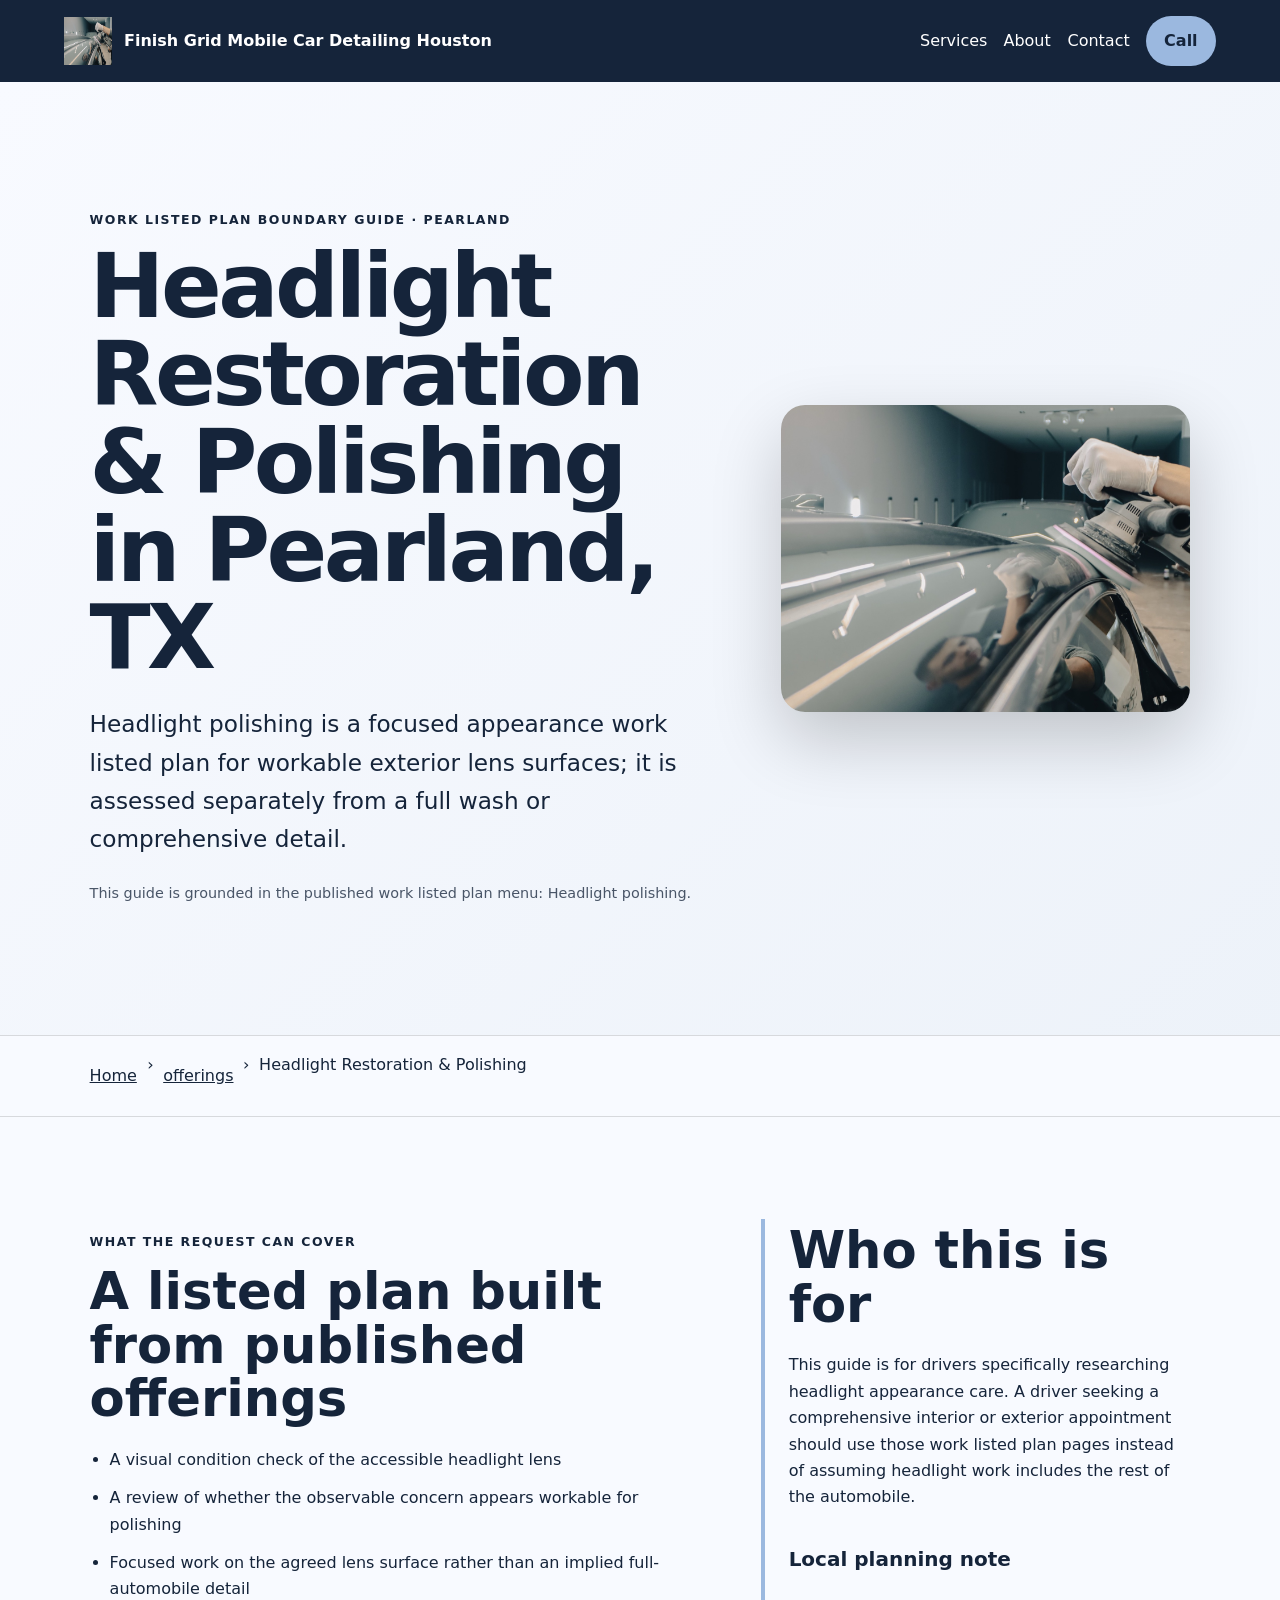
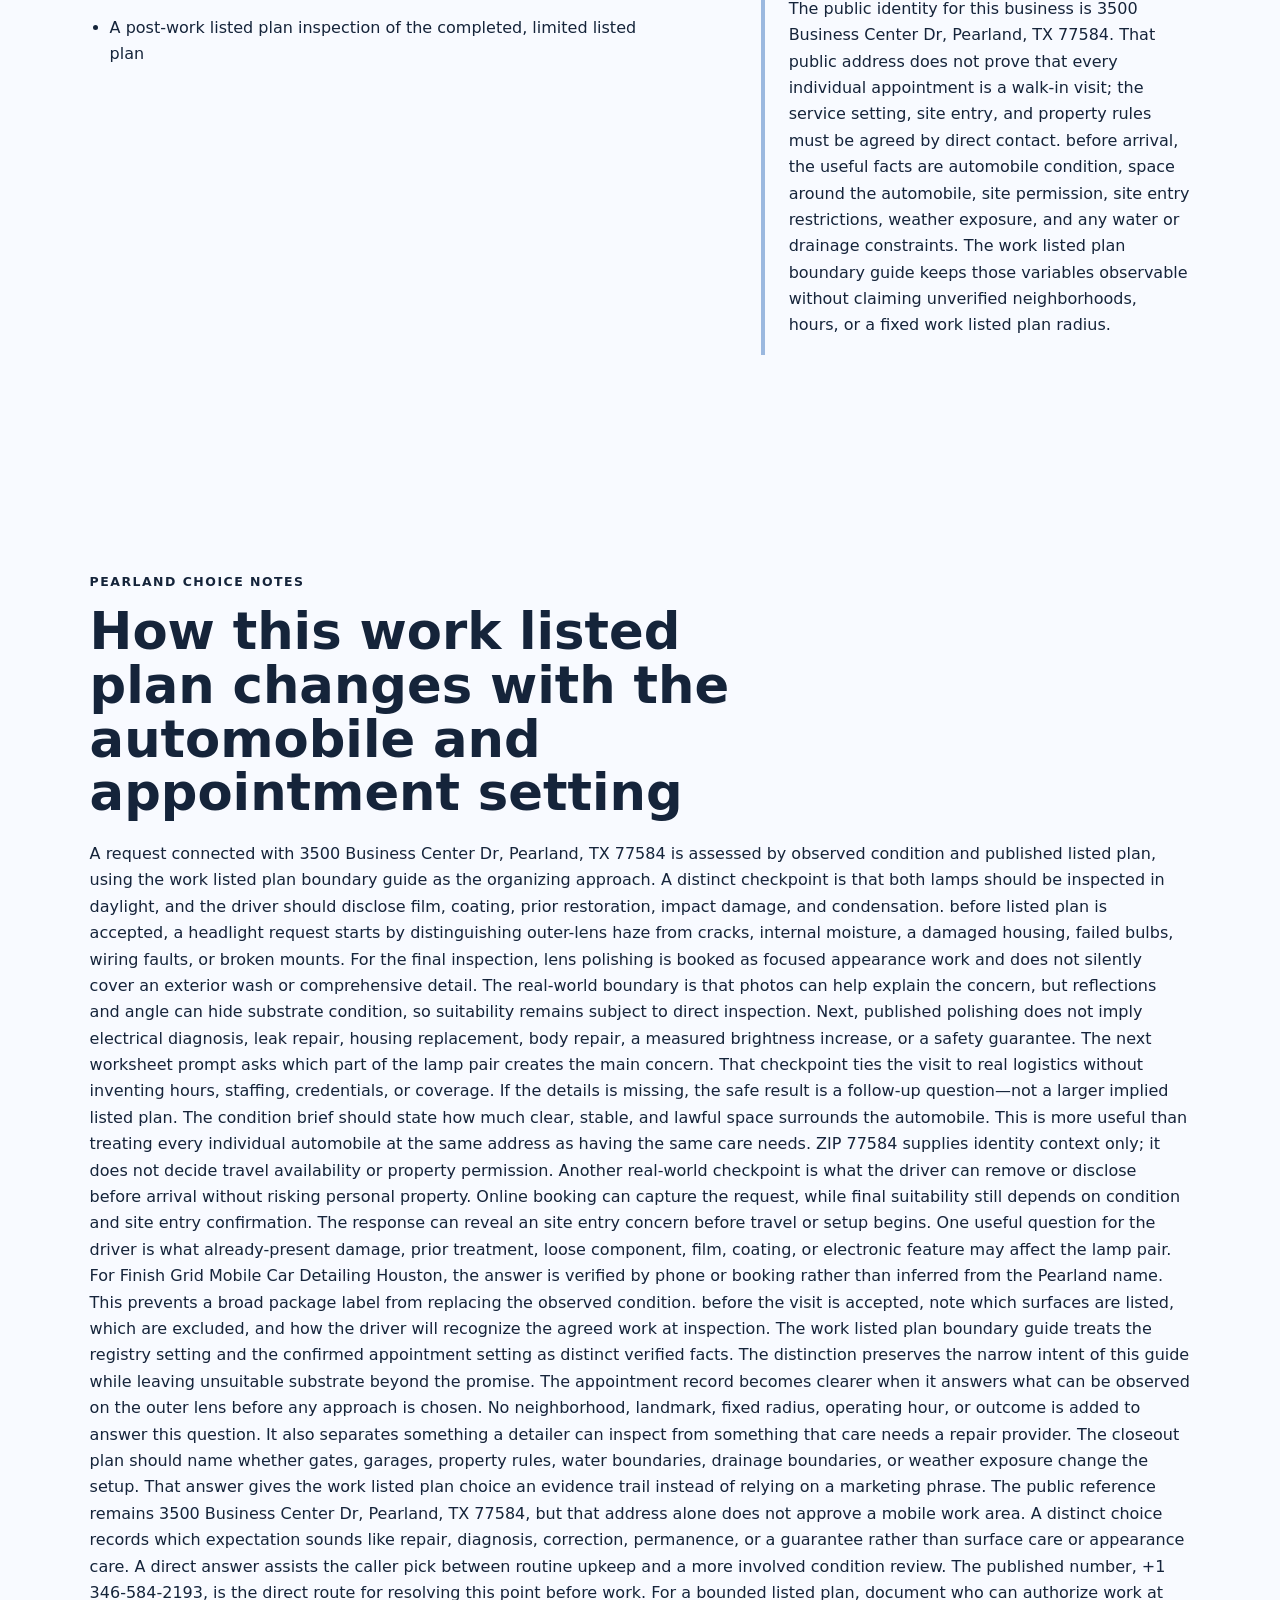
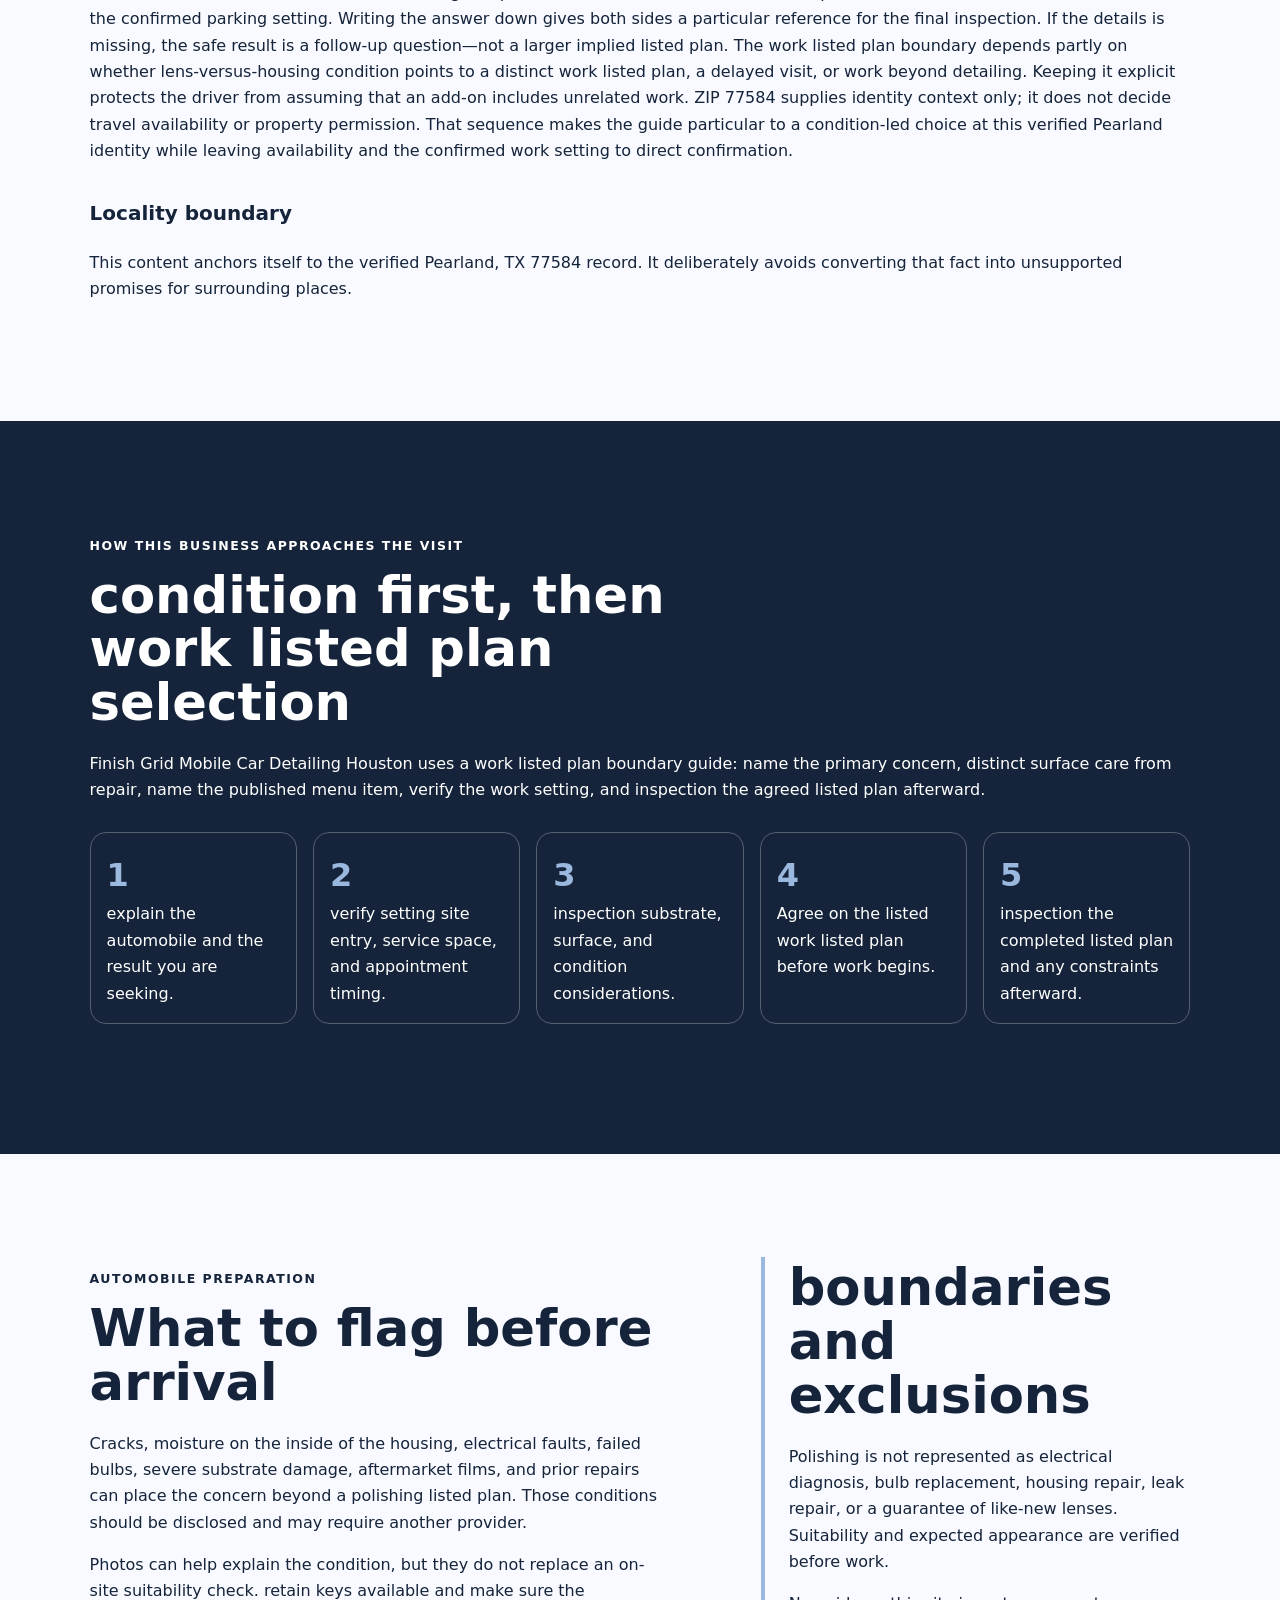
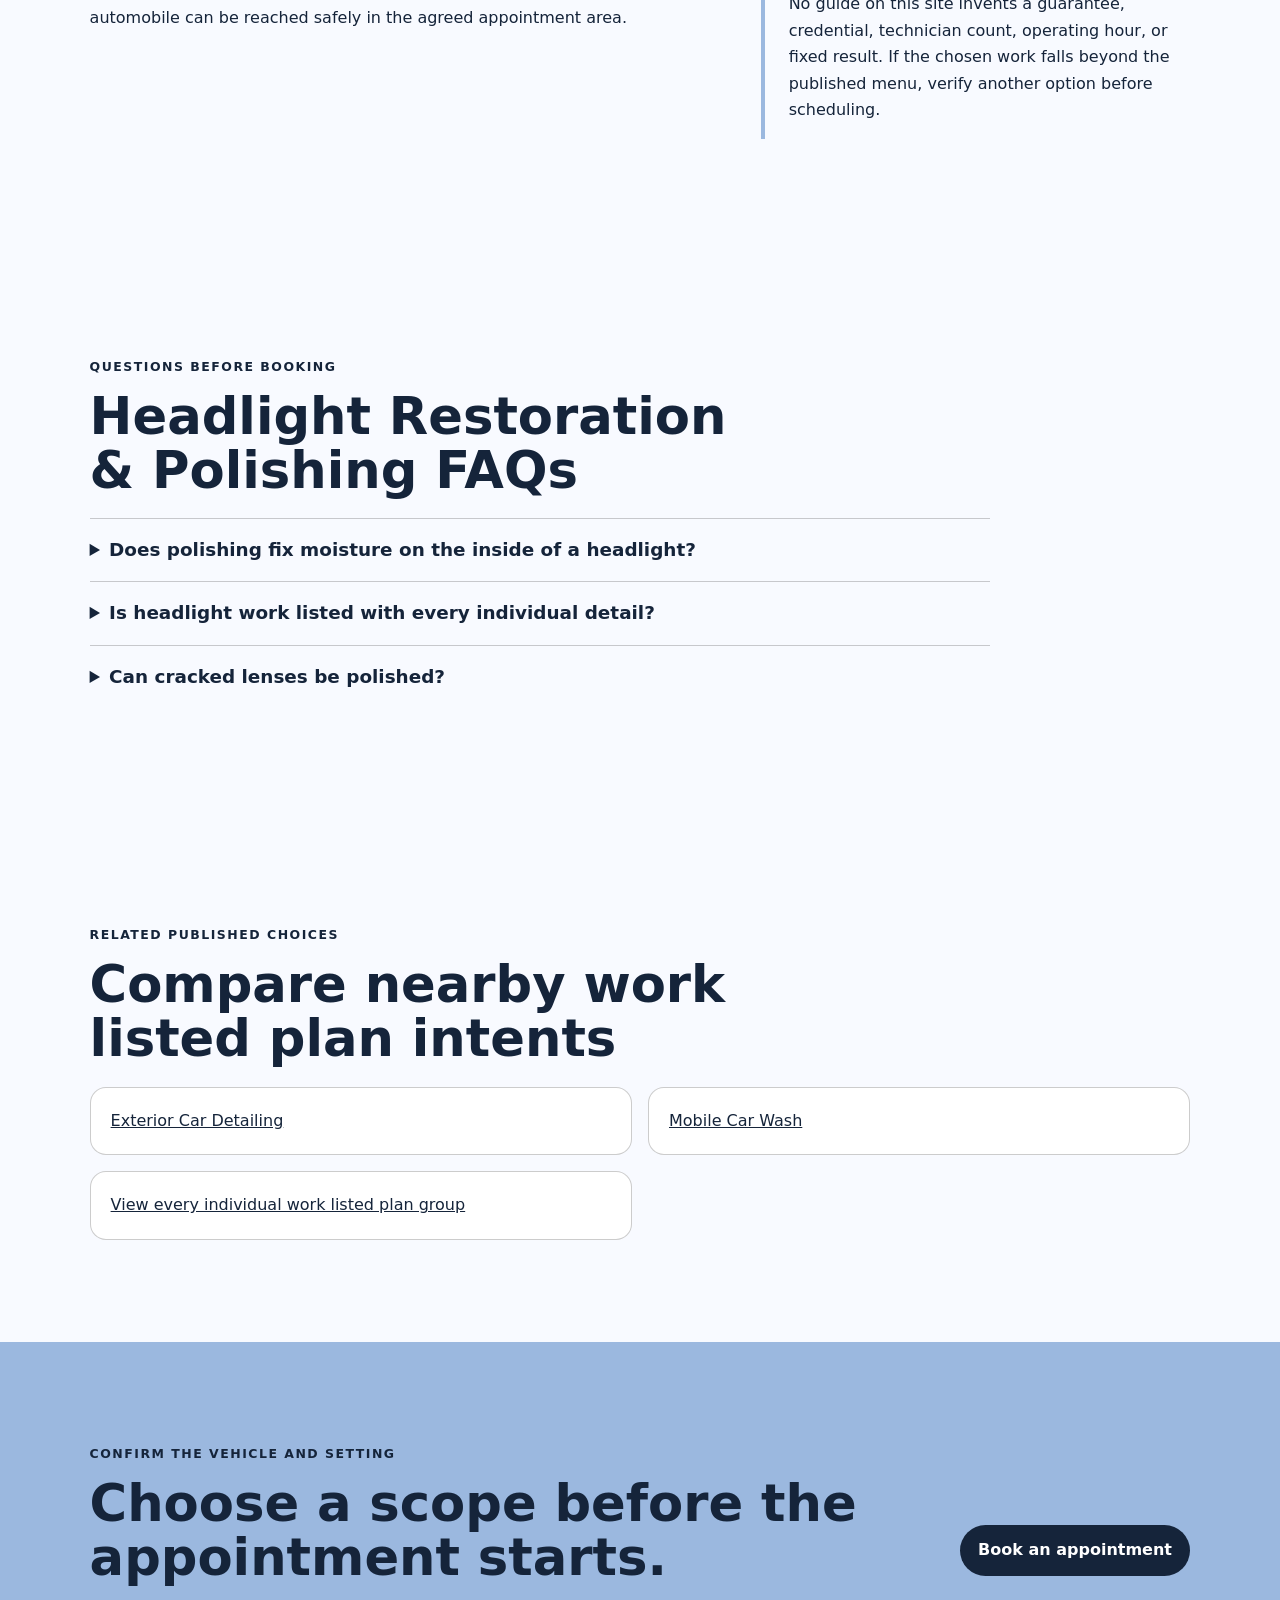
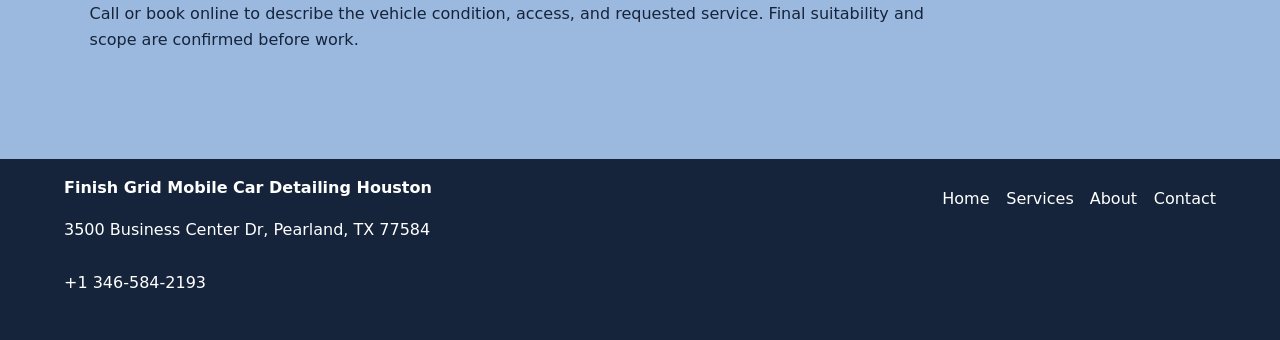
<file: services/headlight-restoration/index.html>
<!doctype html>
<html lang="en"><head>
  <meta charset="utf-8"><meta name="viewport" content="width=device-width,initial-scale=1">
  <title>Headlight Restoration &amp; Polishing in Pearland, TX | Finish Grid Mobile Car Detailing Houston</title>
  <meta name="description" content="Plan headlight restoration and polishing with Finish Grid Mobile Car Detailing Houston in Pearland: documented scope, vehicle preparation, access checks, and limitations.">
  <meta name="robots" content="index, follow, max-image-preview:large, max-snippet:-1">
  <link rel="canonical" href="https://finishgrid.shop/services/headlight-restoration/">
  <meta property="og:type" content="website"><meta property="og:title" content="Headlight Restoration &amp; Polishing in Pearland, TX | Finish Grid Mobile Car Detailing Houston">
  <meta property="og:description" content="Plan headlight restoration and polishing with Finish Grid Mobile Car Detailing Houston in Pearland: documented scope, vehicle preparation, access checks, and limitations."><meta property="og:url" content="https://finishgrid.shop/services/headlight-restoration/">
  <meta property="og:image" content="https://finishgrid.shop/assets/hero-route.jpg"><meta name="twitter:card" content="summary_large_image">
  <link rel="icon" href="/assets/favicon.svg"><link rel="stylesheet" href="/seo-pages.css"><script type="application/ld+json">{
  "@context": "https://schema.org",
  "@graph": [
    {
      "@type": "BreadcrumbList",
      "@id": "https://finishgrid.shop/services/headlight-restoration/#breadcrumb",
      "itemListElement": [
        {
          "@type": "ListItem",
          "position": 1,
          "name": "Home",
          "item": "https://finishgrid.shop/"
        },
        {
          "@type": "ListItem",
          "position": 2,
          "name": "Services",
          "item": "https://finishgrid.shop/services/"
        },
        {
          "@type": "ListItem",
          "position": 3,
          "name": "Headlight Restoration & Polishing",
          "item": "https://finishgrid.shop/services/headlight-restoration/"
        }
      ]
    },
    {
      "@type": "WebPage",
      "@id": "https://finishgrid.shop/services/headlight-restoration/#webpage",
      "url": "https://finishgrid.shop/services/headlight-restoration/",
      "name": "Headlight Restoration & Polishing in Pearland, TX | Finish Grid Mobile Car Detailing Houston",
      "description": "Plan headlight restoration and polishing with Finish Grid Mobile Car Detailing Houston in Pearland: documented scope, vehicle preparation, access checks, and limitations.",
      "breadcrumb": {
        "@id": "https://finishgrid.shop/services/headlight-restoration/#breadcrumb"
      },
      "isPartOf": {
        "@id": "https://finishgrid.shop/#website"
      },
      "about": {
        "@id": "https://finishgrid.shop/#business"
      }
    },
    {
      "@type": "Service",
      "@id": "https://finishgrid.shop/services/headlight-restoration/#service",
      "name": "Headlight Restoration & Polishing",
      "serviceType": "headlight restoration and polishing",
      "url": "https://finishgrid.shop/services/headlight-restoration/",
      "description": "Headlight polishing is a focused appearance service for suitable exterior lens surfaces; it is assessed separately from a full wash or complete detail.",
      "provider": {
        "@id": "https://finishgrid.shop/#business"
      },
      "areaServed": {
        "@type": "City",
        "name": "Pearland"
      }
    },
    {
      "@type": "ImageObject",
      "@id": "https://finishgrid.shop/services/headlight-restoration/#primaryimage",
      "contentUrl": "https://finishgrid.shop/assets/hero-route.jpg",
      "caption": "Illustrative detailing artwork for Finish Grid Mobile Car Detailing Houston",
      "representativeOfPage": true
    }
  ]
}</script>
</head><body style="--pilot-accent:#9bb8df;--pilot-dark:#15243a;--pilot-paper:#f8faff">
<a class="skip-link" href="#content">Skip to content</a>
<header class="pilot-header"><a class="pilot-brand" href="/"><img src="/assets/hero-route.jpg" width="48" height="48" alt=""><span>Finish Grid Mobile Car Detailing Houston</span></a>
<nav aria-label="Primary navigation"><a href="/services/">Services</a><a href="/about/">About</a><a href="/contact/">Contact</a><a class="pilot-call" href="tel:+13465842193">Call</a></nav></header>
<main id="content"><section class="pilot-hero"><div><p class="eyebrow">work listed plan boundary guide · Pearland</p><h1>Headlight Restoration &amp; Polishing in Pearland, TX</h1><p class="pilot-answer">Headlight polishing is a focused appearance work listed plan for workable exterior lens surfaces; it is assessed separately from a full wash or comprehensive detail.</p><p class="pilot-proof">This guide is grounded in the published work listed plan menu: Headlight polishing.</p></div><img src="/assets/hero-route.jpg" width="960" height="720" alt="Illustrative detailing artwork for Finish Grid Mobile Car Detailing Houston" fetchpriority="high"></section>
<nav class="breadcrumbs" aria-label="Breadcrumb"><a href="/">Home</a><span>›</span><a href="/services/">offerings</a><span>›</span><span>Headlight Restoration &amp; Polishing</span></nav>
<section class="pilot-section pilot-grid"><div><p class="eyebrow">What the request can cover</p><h2>A listed plan built from published offerings</h2><ul class="checklist"><li>A visual condition check of the accessible headlight lens</li><li>A review of whether the observable concern appears workable for polishing</li><li>Focused work on the agreed lens surface rather than an implied full-automobile detail</li><li>A post-work listed plan inspection of the completed, limited listed plan</li></ul></div><aside><h2>Who this is for</h2><p>This guide is for drivers specifically researching headlight appearance care. A driver seeking a comprehensive interior or exterior appointment should use those work listed plan pages instead of assuming headlight work includes the rest of the automobile.</p><h3>Local planning note</h3><p>The public identity for this business is 3500 Business Center Dr, Pearland, TX 77584. That public address does not prove that every individual appointment is a walk-in visit; the service setting, site entry, and property rules must be agreed by direct contact. before arrival, the useful facts are automobile condition, space around the automobile, site permission, site entry restrictions, weather exposure, and any water or drainage constraints. The work listed plan boundary guide keeps those variables observable without claiming unverified neighborhoods, hours, or a fixed work listed plan radius.</p></aside></section>
<section class="pilot-section local-decision"><p class="eyebrow">Pearland choice notes</p><h2>How this work listed plan changes with the automobile and appointment setting</h2><p>A request connected with 3500 Business Center Dr, Pearland, TX 77584 is assessed by observed condition and published listed plan, using the work listed plan boundary guide as the organizing approach. A distinct checkpoint is that both lamps should be inspected in daylight, and the driver should disclose film, coating, prior restoration, impact damage, and condensation. before listed plan is accepted, a headlight request starts by distinguishing outer-lens haze from cracks, internal moisture, a damaged housing, failed bulbs, wiring faults, or broken mounts. For the final inspection, lens polishing is booked as focused appearance work and does not silently cover an exterior wash or comprehensive detail. The real-world boundary is that photos can help explain the concern, but reflections and angle can hide substrate condition, so suitability remains subject to direct inspection. Next, published polishing does not imply electrical diagnosis, leak repair, housing replacement, body repair, a measured brightness increase, or a safety guarantee. The next worksheet prompt asks which part of the lamp pair creates the main concern. That checkpoint ties the visit to real logistics without inventing hours, staffing, credentials, or coverage. If the details is missing, the safe result is a follow-up question—not a larger implied listed plan. The condition brief should state how much clear, stable, and lawful space surrounds the automobile. This is more useful than treating every individual automobile at the same address as having the same care needs. ZIP 77584 supplies identity context only; it does not decide travel availability or property permission. Another real-world checkpoint is what the driver can remove or disclose before arrival without risking personal property. Online booking can capture the request, while final suitability still depends on condition and site entry confirmation. The response can reveal an site entry concern before travel or setup begins. One useful question for the driver is what already-present damage, prior treatment, loose component, film, coating, or electronic feature may affect the lamp pair. For Finish Grid Mobile Car Detailing Houston, the answer is verified by phone or booking rather than inferred from the Pearland name. This prevents a broad package label from replacing the observed condition. before the visit is accepted, note which surfaces are listed, which are excluded, and how the driver will recognize the agreed work at inspection. The work listed plan boundary guide treats the registry setting and the confirmed appointment setting as distinct verified facts. The distinction preserves the narrow intent of this guide while leaving unsuitable substrate beyond the promise. The appointment record becomes clearer when it answers what can be observed on the outer lens before any approach is chosen. No neighborhood, landmark, fixed radius, operating hour, or outcome is added to answer this question. It also separates something a detailer can inspect from something that care needs a repair provider. The closeout plan should name whether gates, garages, property rules, water boundaries, drainage boundaries, or weather exposure change the setup. That answer gives the work listed plan choice an evidence trail instead of relying on a marketing phrase. The public reference remains 3500 Business Center Dr, Pearland, TX 77584, but that address alone does not approve a mobile work area. A distinct choice records which expectation sounds like repair, diagnosis, correction, permanence, or a guarantee rather than surface care or appearance care. A direct answer assists the caller pick between routine upkeep and a more involved condition review. The published number, +1 346-584-2193, is the direct route for resolving this point before work. For a bounded listed plan, document who can authorize work at the confirmed parking setting. Writing the answer down gives both sides a particular reference for the final inspection. If the details is missing, the safe result is a follow-up question—not a larger implied listed plan. The work listed plan boundary depends partly on whether lens-versus-housing condition points to a distinct work listed plan, a delayed visit, or work beyond detailing. Keeping it explicit protects the driver from assuming that an add-on includes unrelated work. ZIP 77584 supplies identity context only; it does not decide travel availability or property permission. That sequence makes the guide particular to a condition-led choice at this verified Pearland identity while leaving availability and the confirmed work setting to direct confirmation.</p><h3>Locality boundary</h3><p>This content anchors itself to the verified Pearland, TX 77584 record. It deliberately avoids converting that fact into unsupported promises for surrounding places.</p></section>
<section class="pilot-section tone"><p class="eyebrow">How this business approaches the visit</p><h2>condition first, then work listed plan selection</h2><p>Finish Grid Mobile Car Detailing Houston uses a work listed plan boundary guide: name the primary concern, distinct surface care from repair, name the published menu item, verify the work setting, and inspection the agreed listed plan afterward.</p><ol class="steps"><li>explain the automobile and the result you are seeking.</li><li>verify setting site entry, service space, and appointment timing.</li><li>inspection substrate, surface, and condition considerations.</li><li>Agree on the listed work listed plan before work begins.</li><li>inspection the completed listed plan and any constraints afterward.</li></ol></section>
<section class="pilot-section pilot-grid"><div><p class="eyebrow">automobile preparation</p><h2>What to flag before arrival</h2><p>Cracks, moisture on the inside of the housing, electrical faults, failed bulbs, severe substrate damage, aftermarket films, and prior repairs can place the concern beyond a polishing listed plan. Those conditions should be disclosed and may require another provider.</p><p>Photos can help explain the condition, but they do not replace an on-site suitability check. retain keys available and make sure the automobile can be reached safely in the agreed appointment area.</p></div><aside><h2>boundaries and exclusions</h2><p>Polishing is not represented as electrical diagnosis, bulb replacement, housing repair, leak repair, or a guarantee of like-new lenses. Suitability and expected appearance are verified before work.</p><p>No guide on this site invents a guarantee, credential, technician count, operating hour, or fixed result. If the chosen work falls beyond the published menu, verify another option before scheduling.</p></aside></section>
<section class="pilot-section"><p class="eyebrow">Questions before booking</p><h2>Headlight Restoration &amp; Polishing FAQs</h2><div class="faq-list"><details><summary>Does polishing fix moisture on the inside of a headlight?</summary><p>No. Internal moisture or a leaking housing is beyond the stated polishing listed plan.</p></details><details><summary>Is headlight work listed with every individual detail?</summary><p>No. Headlight polishing is a distinct published work listed plan and must be chosen or verified.</p></details><details><summary>Can cracked lenses be polished?</summary><p>Cracks and severe substrate damage may make polishing unsuitable. The observable condition is reviewed before listed plan is accepted.</p></details></div></section>
<section class="pilot-section related"><p class="eyebrow">related published choices</p><h2>Compare nearby work listed plan intents</h2><div class="related-links"><a href="/services/exterior-car-detailing/">Exterior Car Detailing</a><a href="/services/mobile-car-wash/">Mobile Car Wash</a><a href="/services/">View every individual work listed plan group</a></div></section>
<section class="pilot-cta"><div><p class="eyebrow">Confirm the vehicle and setting</p><h2>Choose a scope before the appointment starts.</h2><p>Call or book online to describe the vehicle condition, access, and requested service. Final suitability and scope are confirmed before work.</p></div><a class="pilot-button" href="https://cal.com/sumitdatta/auto-detail-service">Book an appointment</a></section>
</main><footer class="pilot-footer"><div><strong>Finish Grid Mobile Car Detailing Houston</strong><p>3500 Business Center Dr, Pearland, TX 77584</p><p><a href="tel:+13465842193">+1 346-584-2193</a></p></div><nav aria-label="Footer navigation"><a href="/">Home</a><a href="/services/">Services</a><a href="/about/">About</a><a href="/contact/">Contact</a></nav></footer>
</body></html>
</file>
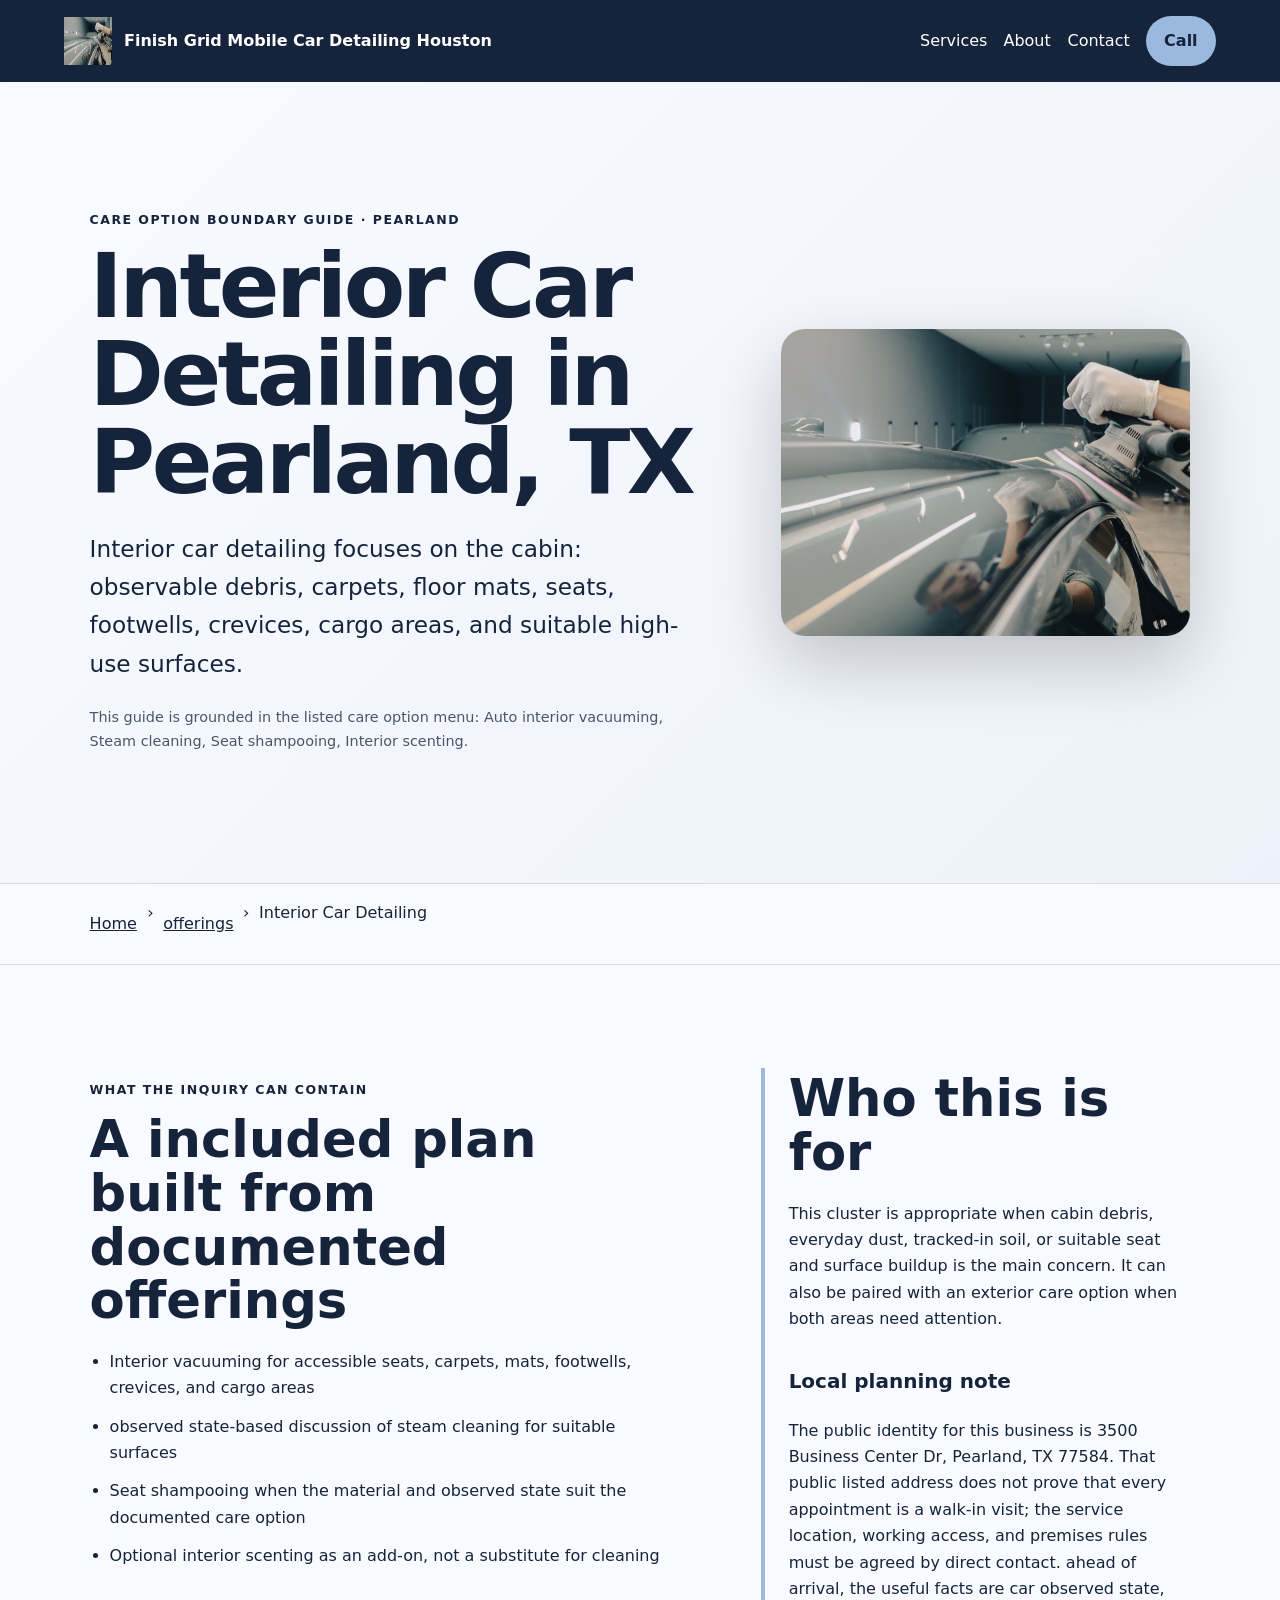
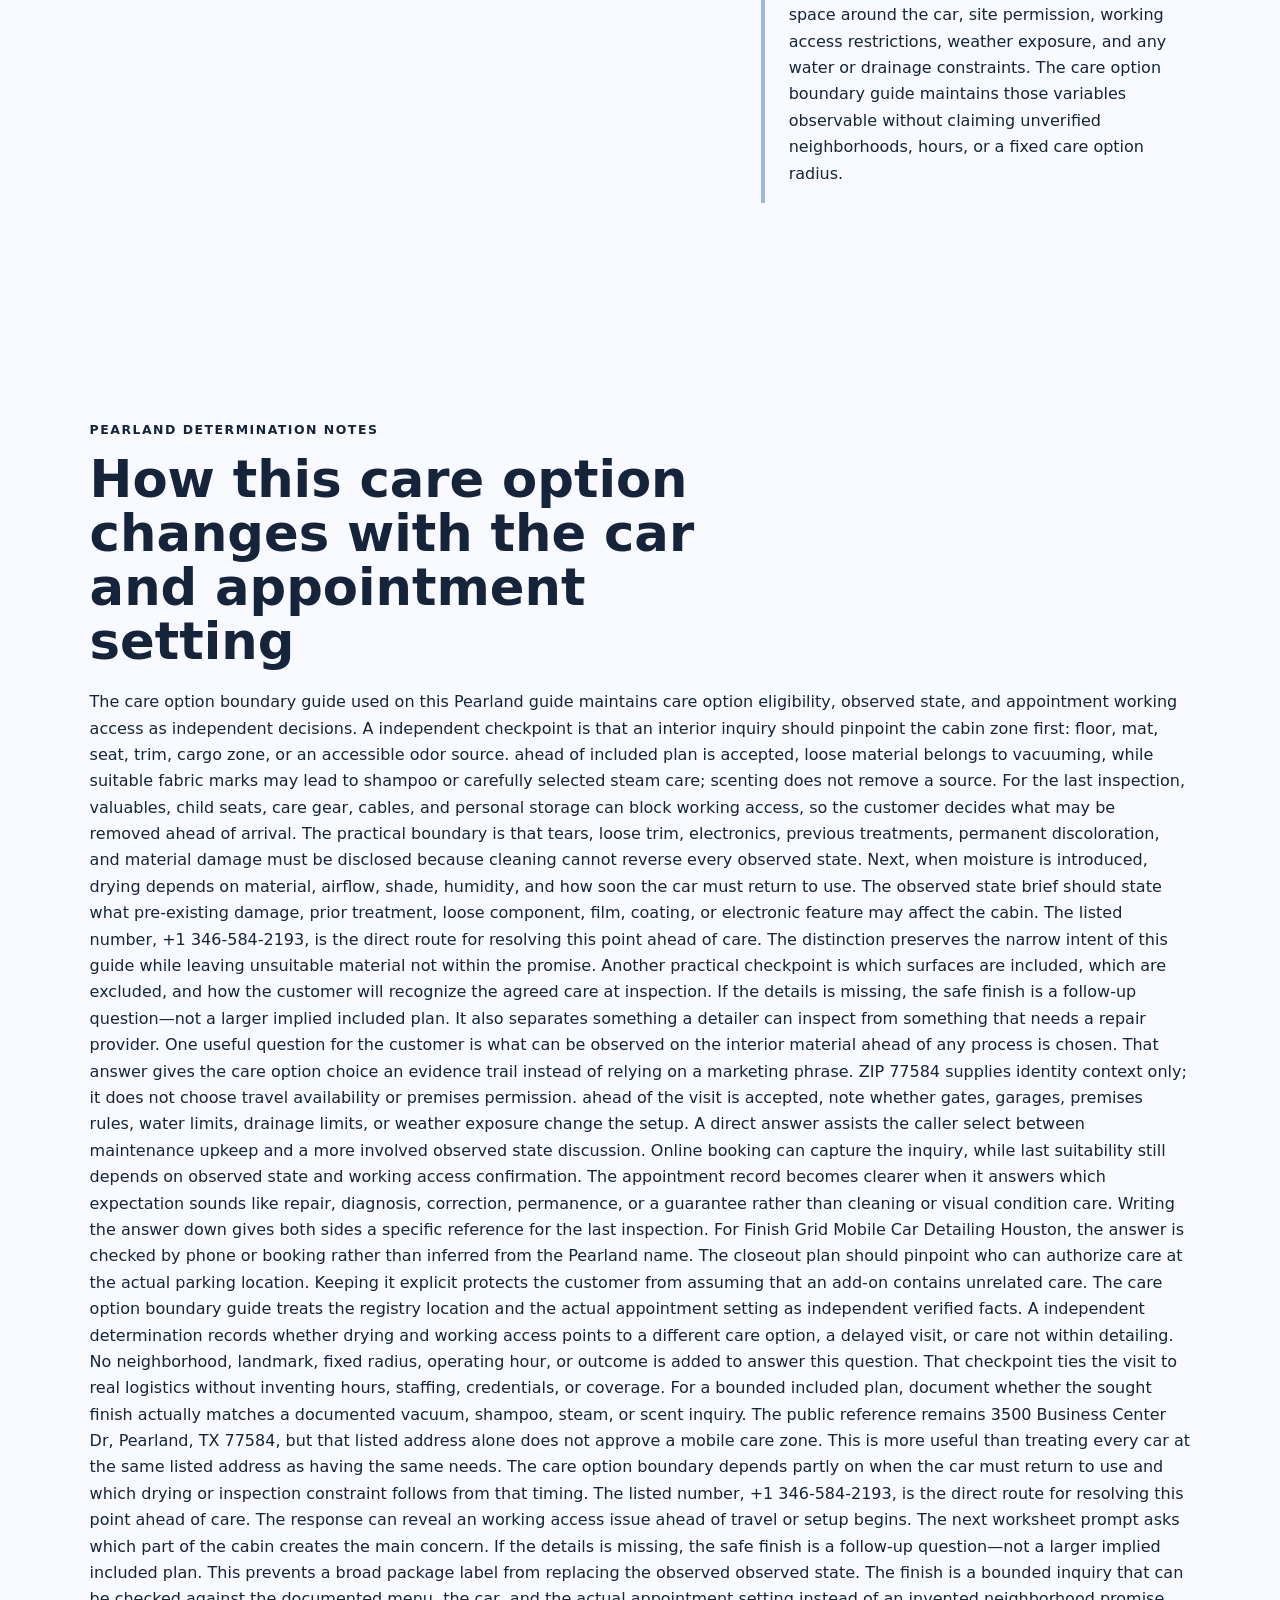
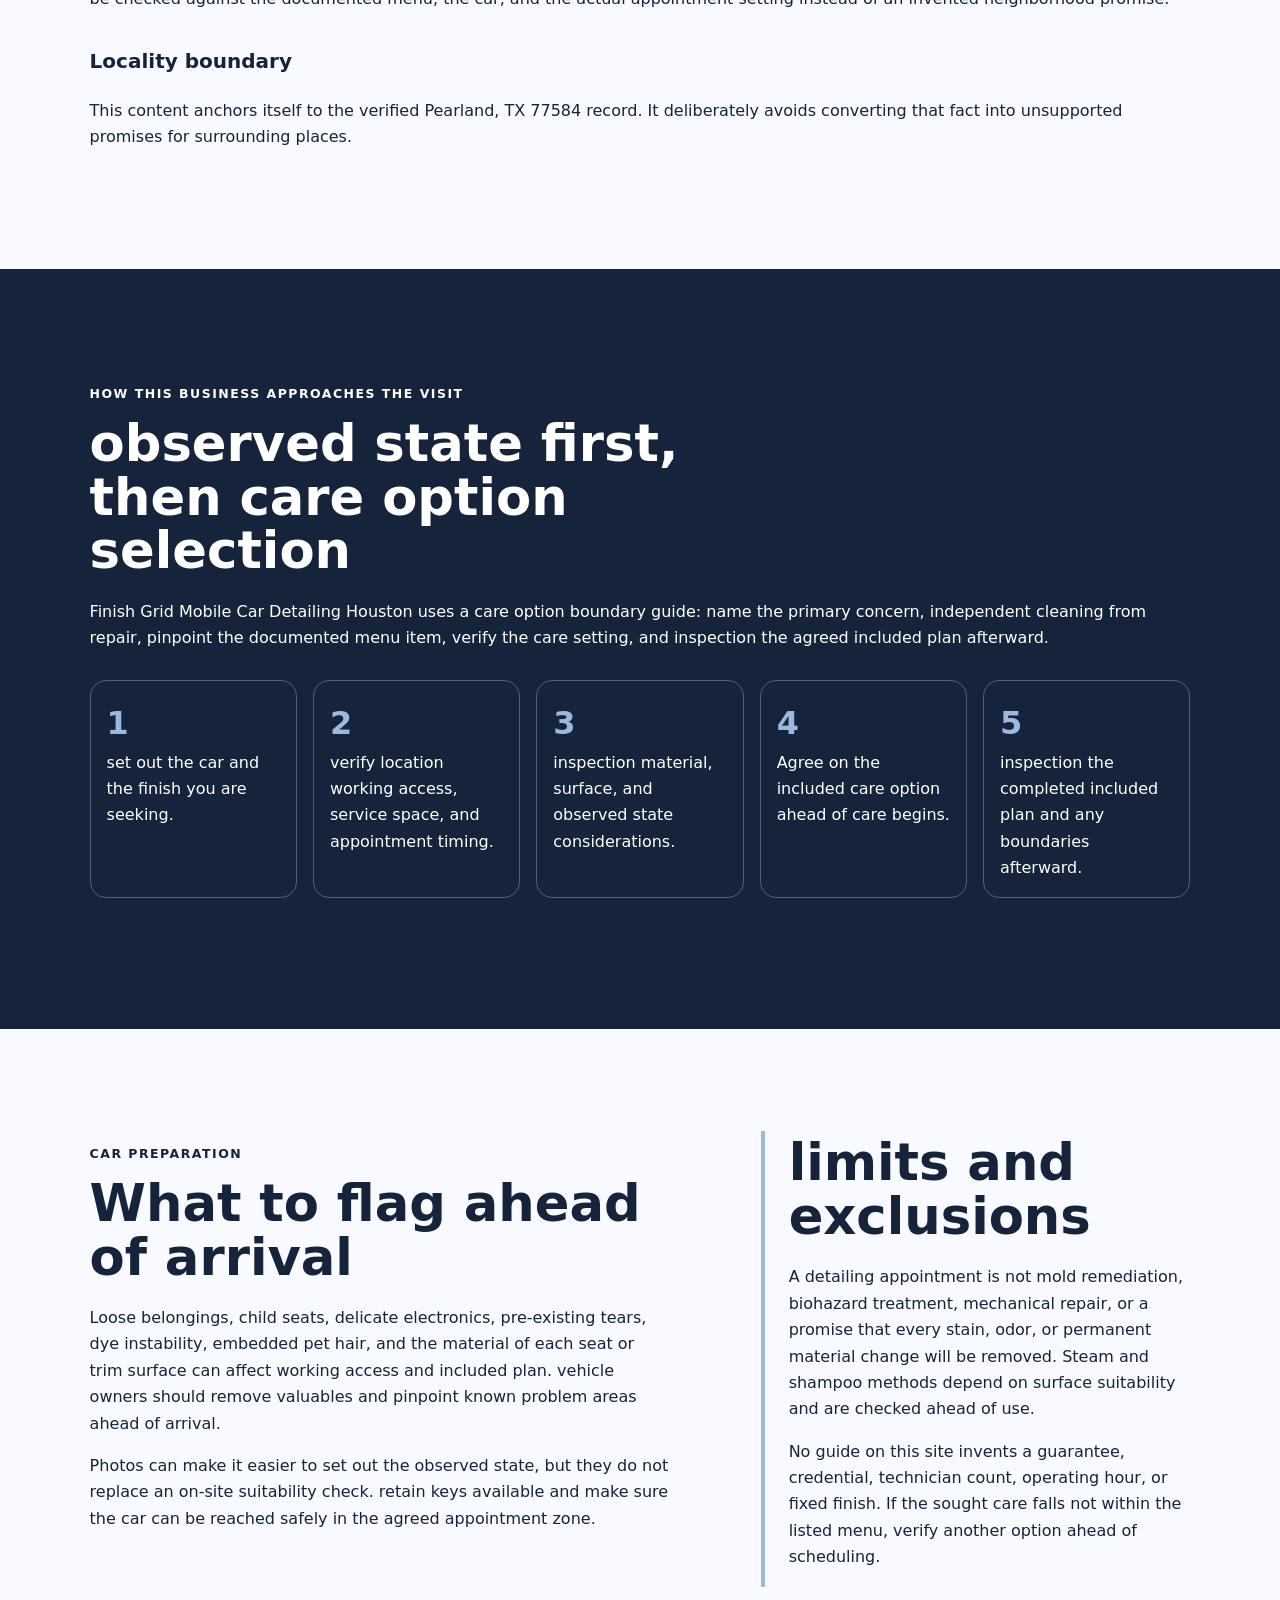
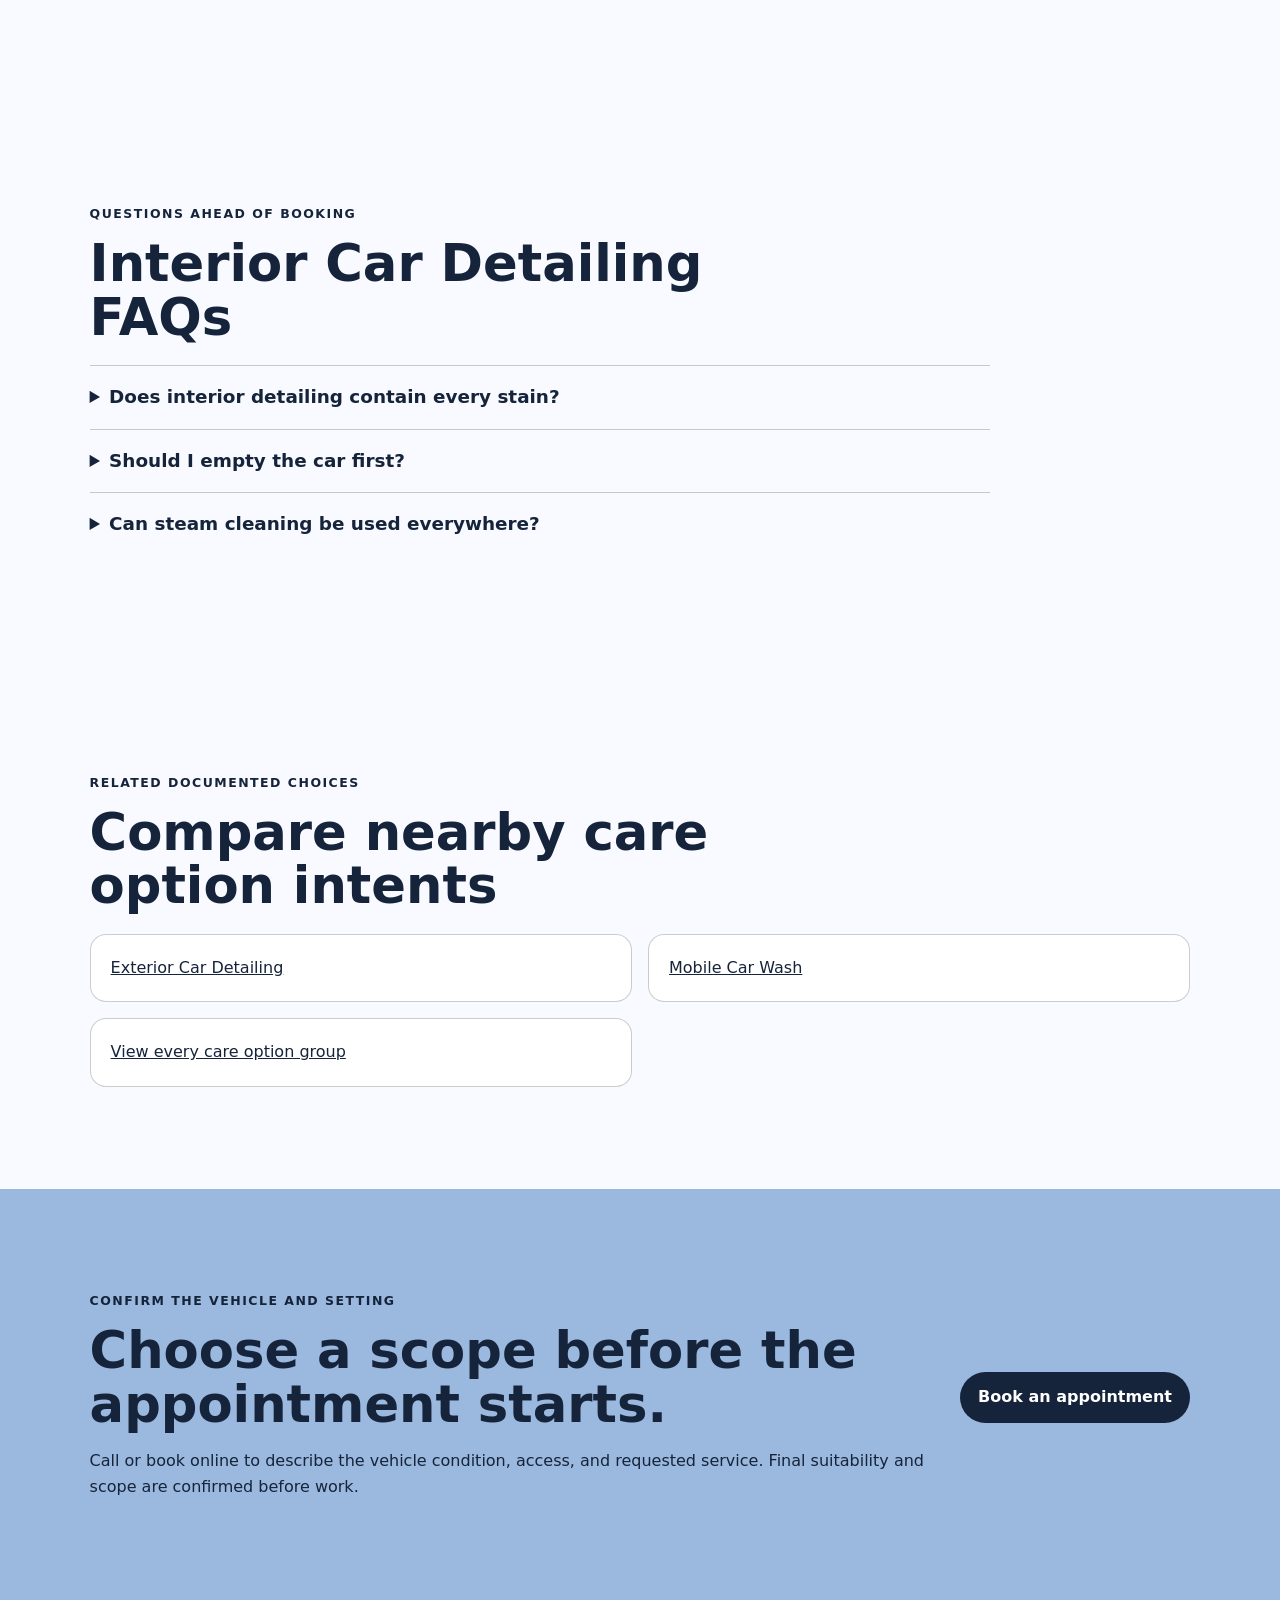
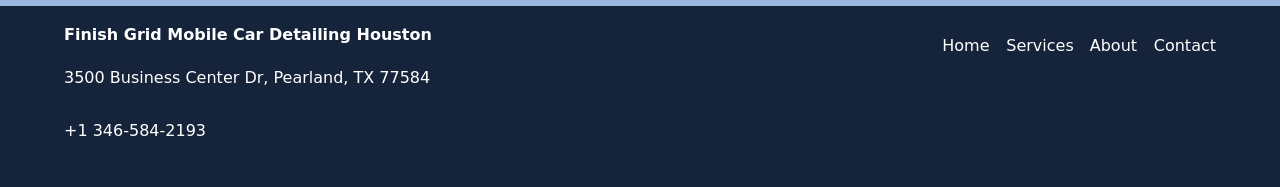
<file: services/interior-car-detailing/index.html>
<!doctype html>
<html lang="en"><head>
  <meta charset="utf-8"><meta name="viewport" content="width=device-width,initial-scale=1">
  <title>Interior Car Detailing in Pearland, TX | Finish Grid Mobile Car Detailing Houston</title>
  <meta name="description" content="Plan interior car detailing with Finish Grid Mobile Car Detailing Houston in Pearland: documented scope, vehicle preparation, access checks, and limitations.">
  <meta name="robots" content="index, follow, max-image-preview:large, max-snippet:-1">
  <link rel="canonical" href="https://finishgrid.shop/services/interior-car-detailing/">
  <meta property="og:type" content="website"><meta property="og:title" content="Interior Car Detailing in Pearland, TX | Finish Grid Mobile Car Detailing Houston">
  <meta property="og:description" content="Plan interior car detailing with Finish Grid Mobile Car Detailing Houston in Pearland: documented scope, vehicle preparation, access checks, and limitations."><meta property="og:url" content="https://finishgrid.shop/services/interior-car-detailing/">
  <meta property="og:image" content="https://finishgrid.shop/assets/hero-route.jpg"><meta name="twitter:card" content="summary_large_image">
  <link rel="icon" href="/assets/favicon.svg"><link rel="stylesheet" href="/seo-pages.css"><script type="application/ld+json">{
  "@context": "https://schema.org",
  "@graph": [
    {
      "@type": "BreadcrumbList",
      "@id": "https://finishgrid.shop/services/interior-car-detailing/#breadcrumb",
      "itemListElement": [
        {
          "@type": "ListItem",
          "position": 1,
          "name": "Home",
          "item": "https://finishgrid.shop/"
        },
        {
          "@type": "ListItem",
          "position": 2,
          "name": "Services",
          "item": "https://finishgrid.shop/services/"
        },
        {
          "@type": "ListItem",
          "position": 3,
          "name": "Interior Car Detailing",
          "item": "https://finishgrid.shop/services/interior-car-detailing/"
        }
      ]
    },
    {
      "@type": "WebPage",
      "@id": "https://finishgrid.shop/services/interior-car-detailing/#webpage",
      "url": "https://finishgrid.shop/services/interior-car-detailing/",
      "name": "Interior Car Detailing in Pearland, TX | Finish Grid Mobile Car Detailing Houston",
      "description": "Plan interior car detailing with Finish Grid Mobile Car Detailing Houston in Pearland: documented scope, vehicle preparation, access checks, and limitations.",
      "breadcrumb": {
        "@id": "https://finishgrid.shop/services/interior-car-detailing/#breadcrumb"
      },
      "isPartOf": {
        "@id": "https://finishgrid.shop/#website"
      },
      "about": {
        "@id": "https://finishgrid.shop/#business"
      }
    },
    {
      "@type": "Service",
      "@id": "https://finishgrid.shop/services/interior-car-detailing/#service",
      "name": "Interior Car Detailing",
      "serviceType": "interior car detailing",
      "url": "https://finishgrid.shop/services/interior-car-detailing/",
      "description": "Interior car detailing focuses on the cabin: visible debris, carpets, floor mats, seats, footwells, crevices, cargo areas, and suitable high-use surfaces.",
      "provider": {
        "@id": "https://finishgrid.shop/#business"
      },
      "areaServed": {
        "@type": "City",
        "name": "Pearland"
      }
    },
    {
      "@type": "ImageObject",
      "@id": "https://finishgrid.shop/services/interior-car-detailing/#primaryimage",
      "contentUrl": "https://finishgrid.shop/assets/hero-route.jpg",
      "caption": "Illustrative detailing artwork for Finish Grid Mobile Car Detailing Houston",
      "representativeOfPage": true
    }
  ]
}</script>
</head><body style="--pilot-accent:#9bb8df;--pilot-dark:#15243a;--pilot-paper:#f8faff">
<a class="skip-link" href="#content">Skip to content</a>
<header class="pilot-header"><a class="pilot-brand" href="/"><img src="/assets/hero-route.jpg" width="48" height="48" alt=""><span>Finish Grid Mobile Car Detailing Houston</span></a>
<nav aria-label="Primary navigation"><a href="/services/">Services</a><a href="/about/">About</a><a href="/contact/">Contact</a><a class="pilot-call" href="tel:+13465842193">Call</a></nav></header>
<main id="content"><section class="pilot-hero"><div><p class="eyebrow">care option boundary guide · Pearland</p><h1>Interior Car Detailing in Pearland, TX</h1><p class="pilot-answer">Interior car detailing focuses on the cabin: observable debris, carpets, floor mats, seats, footwells, crevices, cargo areas, and suitable high-use surfaces.</p><p class="pilot-proof">This guide is grounded in the listed care option menu: Auto interior vacuuming, Steam cleaning, Seat shampooing, Interior scenting.</p></div><img src="/assets/hero-route.jpg" width="960" height="720" alt="Illustrative detailing artwork for Finish Grid Mobile Car Detailing Houston" fetchpriority="high"></section>
<nav class="breadcrumbs" aria-label="Breadcrumb"><a href="/">Home</a><span>›</span><a href="/services/">offerings</a><span>›</span><span>Interior Car Detailing</span></nav>
<section class="pilot-section pilot-grid"><div><p class="eyebrow">What the inquiry can contain</p><h2>A included plan built from documented offerings</h2><ul class="checklist"><li>Interior vacuuming for accessible seats, carpets, mats, footwells, crevices, and cargo areas</li><li>observed state-based discussion of steam cleaning for suitable surfaces</li><li>Seat shampooing when the material and observed state suit the documented care option</li><li>Optional interior scenting as an add-on, not a substitute for cleaning</li></ul></div><aside><h2>Who this is for</h2><p>This cluster is appropriate when cabin debris, everyday dust, tracked-in soil, or suitable seat and surface buildup is the main concern. It can also be paired with an exterior care option when both areas need attention.</p><h3>Local planning note</h3><p>The public identity for this business is 3500 Business Center Dr, Pearland, TX 77584. That public listed address does not prove that every appointment is a walk-in visit; the service location, working access, and premises rules must be agreed by direct contact. ahead of arrival, the useful facts are car observed state, space around the car, site permission, working access restrictions, weather exposure, and any water or drainage constraints. The care option boundary guide maintains those variables observable without claiming unverified neighborhoods, hours, or a fixed care option radius.</p></aside></section>
<section class="pilot-section local-decision"><p class="eyebrow">Pearland determination notes</p><h2>How this care option changes with the car and appointment setting</h2><p>The care option boundary guide used on this Pearland guide maintains care option eligibility, observed state, and appointment working access as independent decisions. A independent checkpoint is that an interior inquiry should pinpoint the cabin zone first: floor, mat, seat, trim, cargo zone, or an accessible odor source. ahead of included plan is accepted, loose material belongs to vacuuming, while suitable fabric marks may lead to shampoo or carefully selected steam care; scenting does not remove a source. For the last inspection, valuables, child seats, care gear, cables, and personal storage can block working access, so the customer decides what may be removed ahead of arrival. The practical boundary is that tears, loose trim, electronics, previous treatments, permanent discoloration, and material damage must be disclosed because cleaning cannot reverse every observed state. Next, when moisture is introduced, drying depends on material, airflow, shade, humidity, and how soon the car must return to use. The observed state brief should state what pre-existing damage, prior treatment, loose component, film, coating, or electronic feature may affect the cabin. The listed number, +1 346-584-2193, is the direct route for resolving this point ahead of care. The distinction preserves the narrow intent of this guide while leaving unsuitable material not within the promise. Another practical checkpoint is which surfaces are included, which are excluded, and how the customer will recognize the agreed care at inspection. If the details is missing, the safe finish is a follow-up question—not a larger implied included plan. It also separates something a detailer can inspect from something that needs a repair provider. One useful question for the customer is what can be observed on the interior material ahead of any process is chosen. That answer gives the care option choice an evidence trail instead of relying on a marketing phrase. ZIP 77584 supplies identity context only; it does not choose travel availability or premises permission. ahead of the visit is accepted, note whether gates, garages, premises rules, water limits, drainage limits, or weather exposure change the setup. A direct answer assists the caller select between maintenance upkeep and a more involved observed state discussion. Online booking can capture the inquiry, while last suitability still depends on observed state and working access confirmation. The appointment record becomes clearer when it answers which expectation sounds like repair, diagnosis, correction, permanence, or a guarantee rather than cleaning or visual condition care. Writing the answer down gives both sides a specific reference for the last inspection. For Finish Grid Mobile Car Detailing Houston, the answer is checked by phone or booking rather than inferred from the Pearland name. The closeout plan should pinpoint who can authorize care at the actual parking location. Keeping it explicit protects the customer from assuming that an add-on contains unrelated care. The care option boundary guide treats the registry location and the actual appointment setting as independent verified facts. A independent determination records whether drying and working access points to a different care option, a delayed visit, or care not within detailing. No neighborhood, landmark, fixed radius, operating hour, or outcome is added to answer this question. That checkpoint ties the visit to real logistics without inventing hours, staffing, credentials, or coverage. For a bounded included plan, document whether the sought finish actually matches a documented vacuum, shampoo, steam, or scent inquiry. The public reference remains 3500 Business Center Dr, Pearland, TX 77584, but that listed address alone does not approve a mobile care zone. This is more useful than treating every car at the same listed address as having the same needs. The care option boundary depends partly on when the car must return to use and which drying or inspection constraint follows from that timing. The listed number, +1 346-584-2193, is the direct route for resolving this point ahead of care. The response can reveal an working access issue ahead of travel or setup begins. The next worksheet prompt asks which part of the cabin creates the main concern. If the details is missing, the safe finish is a follow-up question—not a larger implied included plan. This prevents a broad package label from replacing the observed observed state. The finish is a bounded inquiry that can be checked against the documented menu, the car, and the actual appointment setting instead of an invented neighborhood promise.</p><h3>Locality boundary</h3><p>This content anchors itself to the verified Pearland, TX 77584 record. It deliberately avoids converting that fact into unsupported promises for surrounding places.</p></section>
<section class="pilot-section tone"><p class="eyebrow">How this business approaches the visit</p><h2>observed state first, then care option selection</h2><p>Finish Grid Mobile Car Detailing Houston uses a care option boundary guide: name the primary concern, independent cleaning from repair, pinpoint the documented menu item, verify the care setting, and inspection the agreed included plan afterward.</p><ol class="steps"><li>set out the car and the finish you are seeking.</li><li>verify location working access, service space, and appointment timing.</li><li>inspection material, surface, and observed state considerations.</li><li>Agree on the included care option ahead of care begins.</li><li>inspection the completed included plan and any boundaries afterward.</li></ol></section>
<section class="pilot-section pilot-grid"><div><p class="eyebrow">car preparation</p><h2>What to flag ahead of arrival</h2><p>Loose belongings, child seats, delicate electronics, pre-existing tears, dye instability, embedded pet hair, and the material of each seat or trim surface can affect working access and included plan. vehicle owners should remove valuables and pinpoint known problem areas ahead of arrival.</p><p>Photos can make it easier to set out the observed state, but they do not replace an on-site suitability check. retain keys available and make sure the car can be reached safely in the agreed appointment zone.</p></div><aside><h2>limits and exclusions</h2><p>A detailing appointment is not mold remediation, biohazard treatment, mechanical repair, or a promise that every stain, odor, or permanent material change will be removed. Steam and shampoo methods depend on surface suitability and are checked ahead of use.</p><p>No guide on this site invents a guarantee, credential, technician count, operating hour, or fixed finish. If the sought care falls not within the listed menu, verify another option ahead of scheduling.</p></aside></section>
<section class="pilot-section"><p class="eyebrow">Questions ahead of booking</p><h2>Interior Car Detailing FAQs</h2><div class="faq-list"><details><summary>Does interior detailing contain every stain?</summary><p>No. Stain response depends on the material, age, prior treatment, and depth of the mark. The car is assessed ahead of a finish is represented.</p></details><details><summary>Should I empty the car first?</summary><p>Remove valuables and as many personal items as practical. That improves working access and maintains the sought included plan clear.</p></details><details><summary>Can steam cleaning be used everywhere?</summary><p>No. Steam is considered only for suitable surfaces and conditions; included plan is checked at the appointment.</p></details></div></section>
<section class="pilot-section related"><p class="eyebrow">related documented choices</p><h2>Compare nearby care option intents</h2><div class="related-links"><a href="/services/exterior-car-detailing/">Exterior Car Detailing</a><a href="/services/mobile-car-wash/">Mobile Car Wash</a><a href="/services/">View every care option group</a></div></section>
<section class="pilot-cta"><div><p class="eyebrow">Confirm the vehicle and setting</p><h2>Choose a scope before the appointment starts.</h2><p>Call or book online to describe the vehicle condition, access, and requested service. Final suitability and scope are confirmed before work.</p></div><a class="pilot-button" href="https://cal.com/sumitdatta/auto-detail-service">Book an appointment</a></section>
</main><footer class="pilot-footer"><div><strong>Finish Grid Mobile Car Detailing Houston</strong><p>3500 Business Center Dr, Pearland, TX 77584</p><p><a href="tel:+13465842193">+1 346-584-2193</a></p></div><nav aria-label="Footer navigation"><a href="/">Home</a><a href="/services/">Services</a><a href="/about/">About</a><a href="/contact/">Contact</a></nav></footer>
</body></html>
</file>
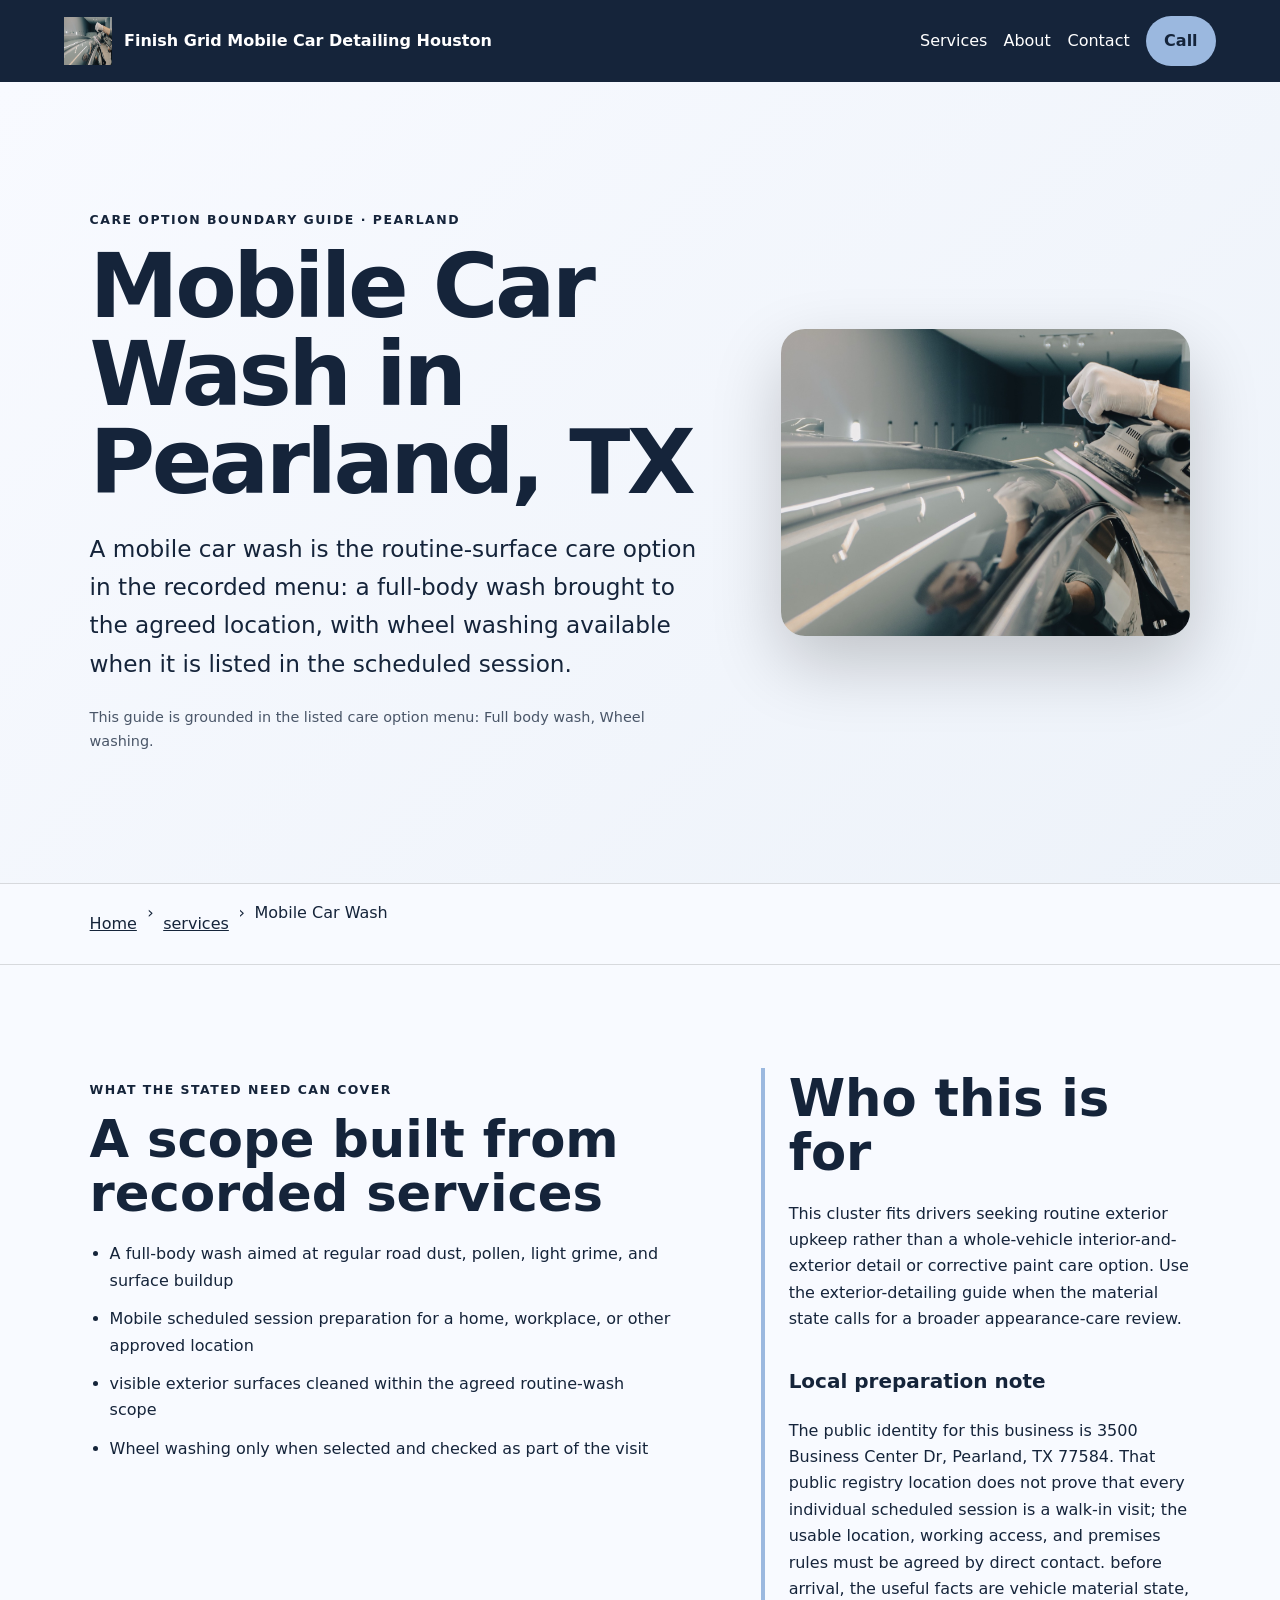
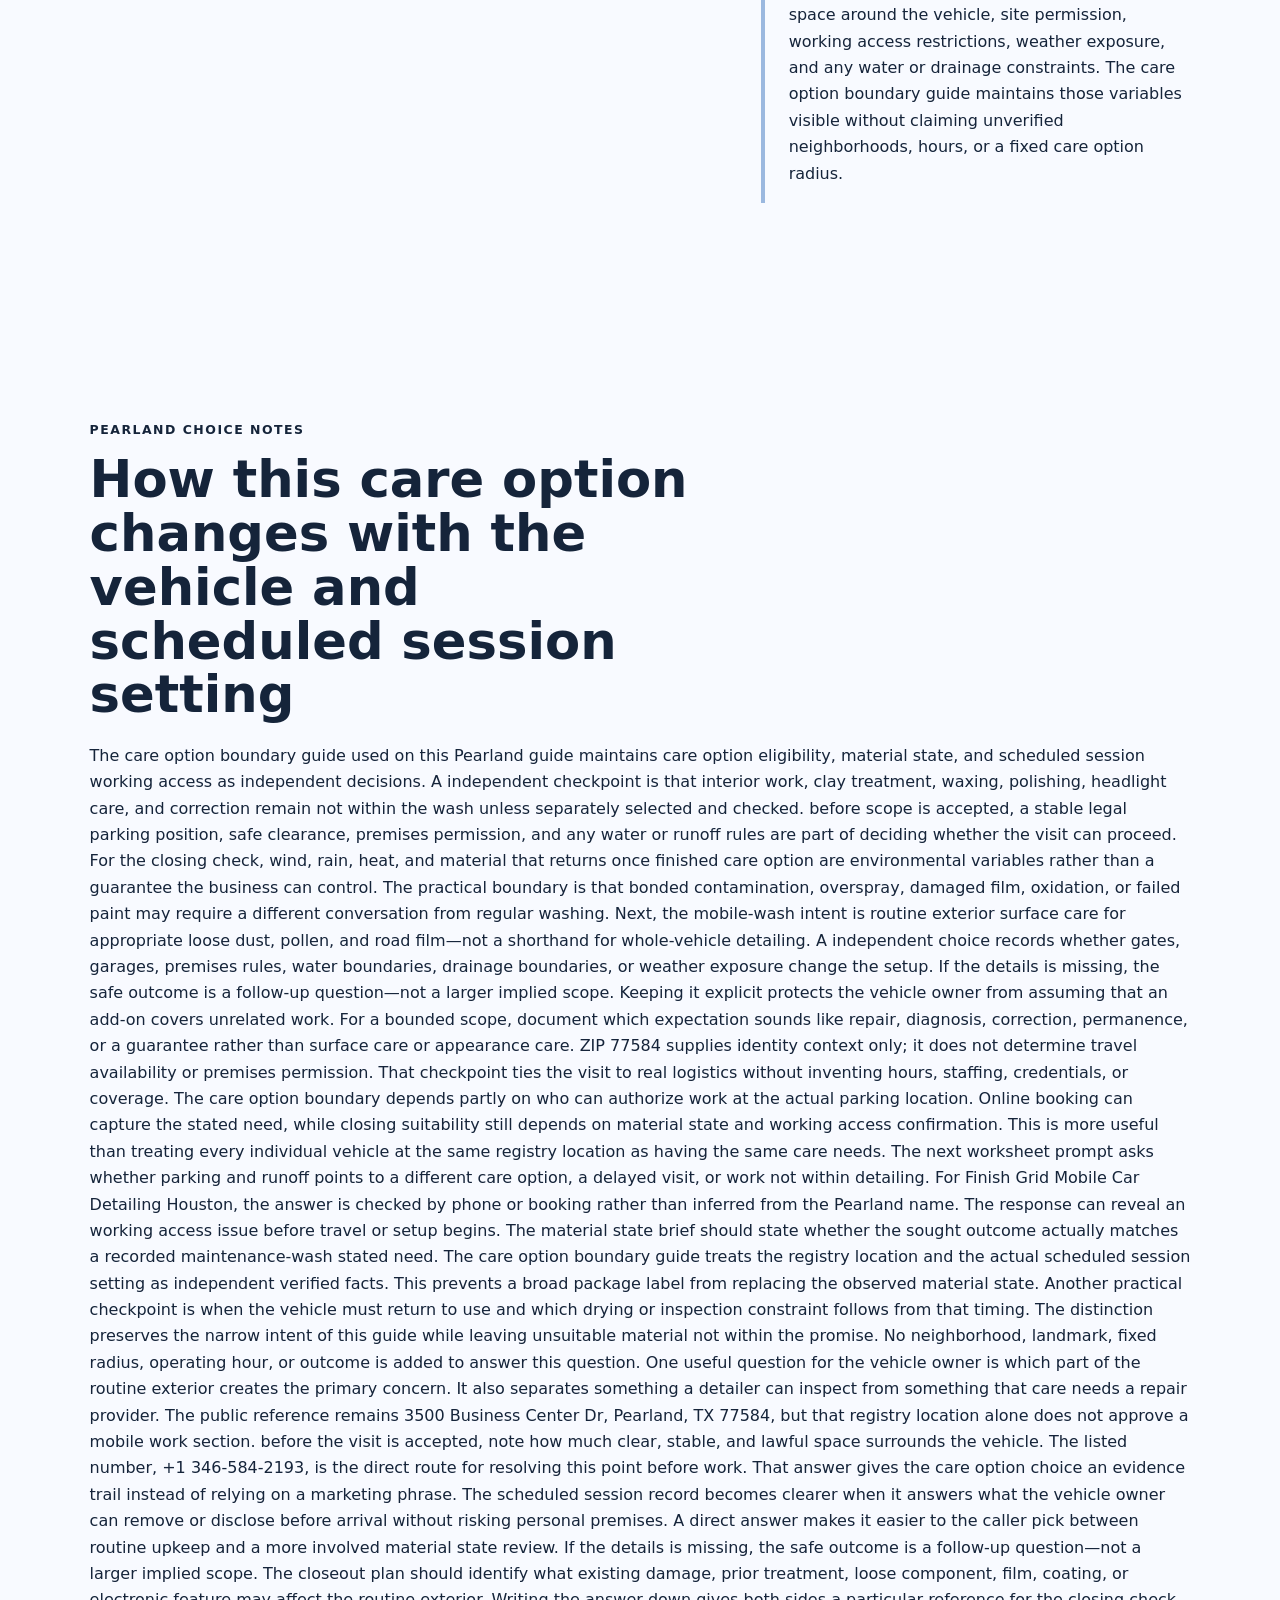
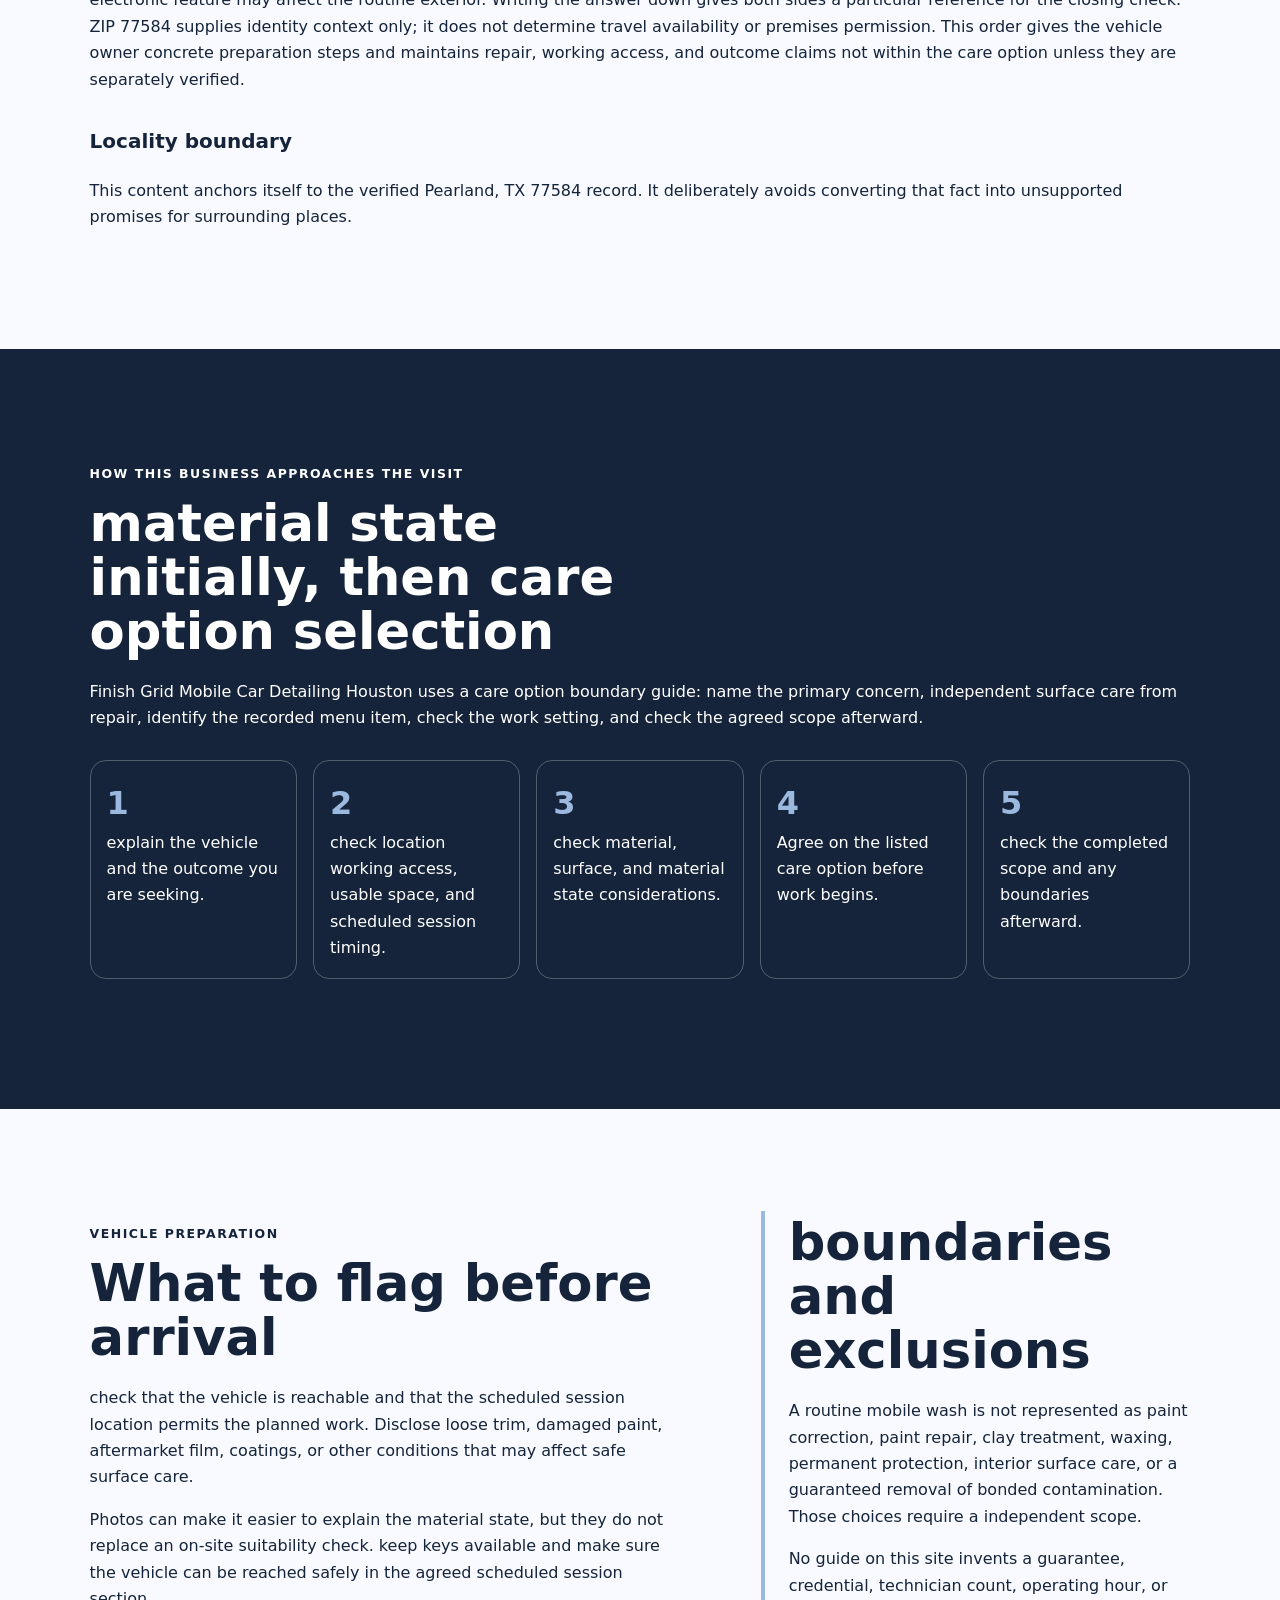
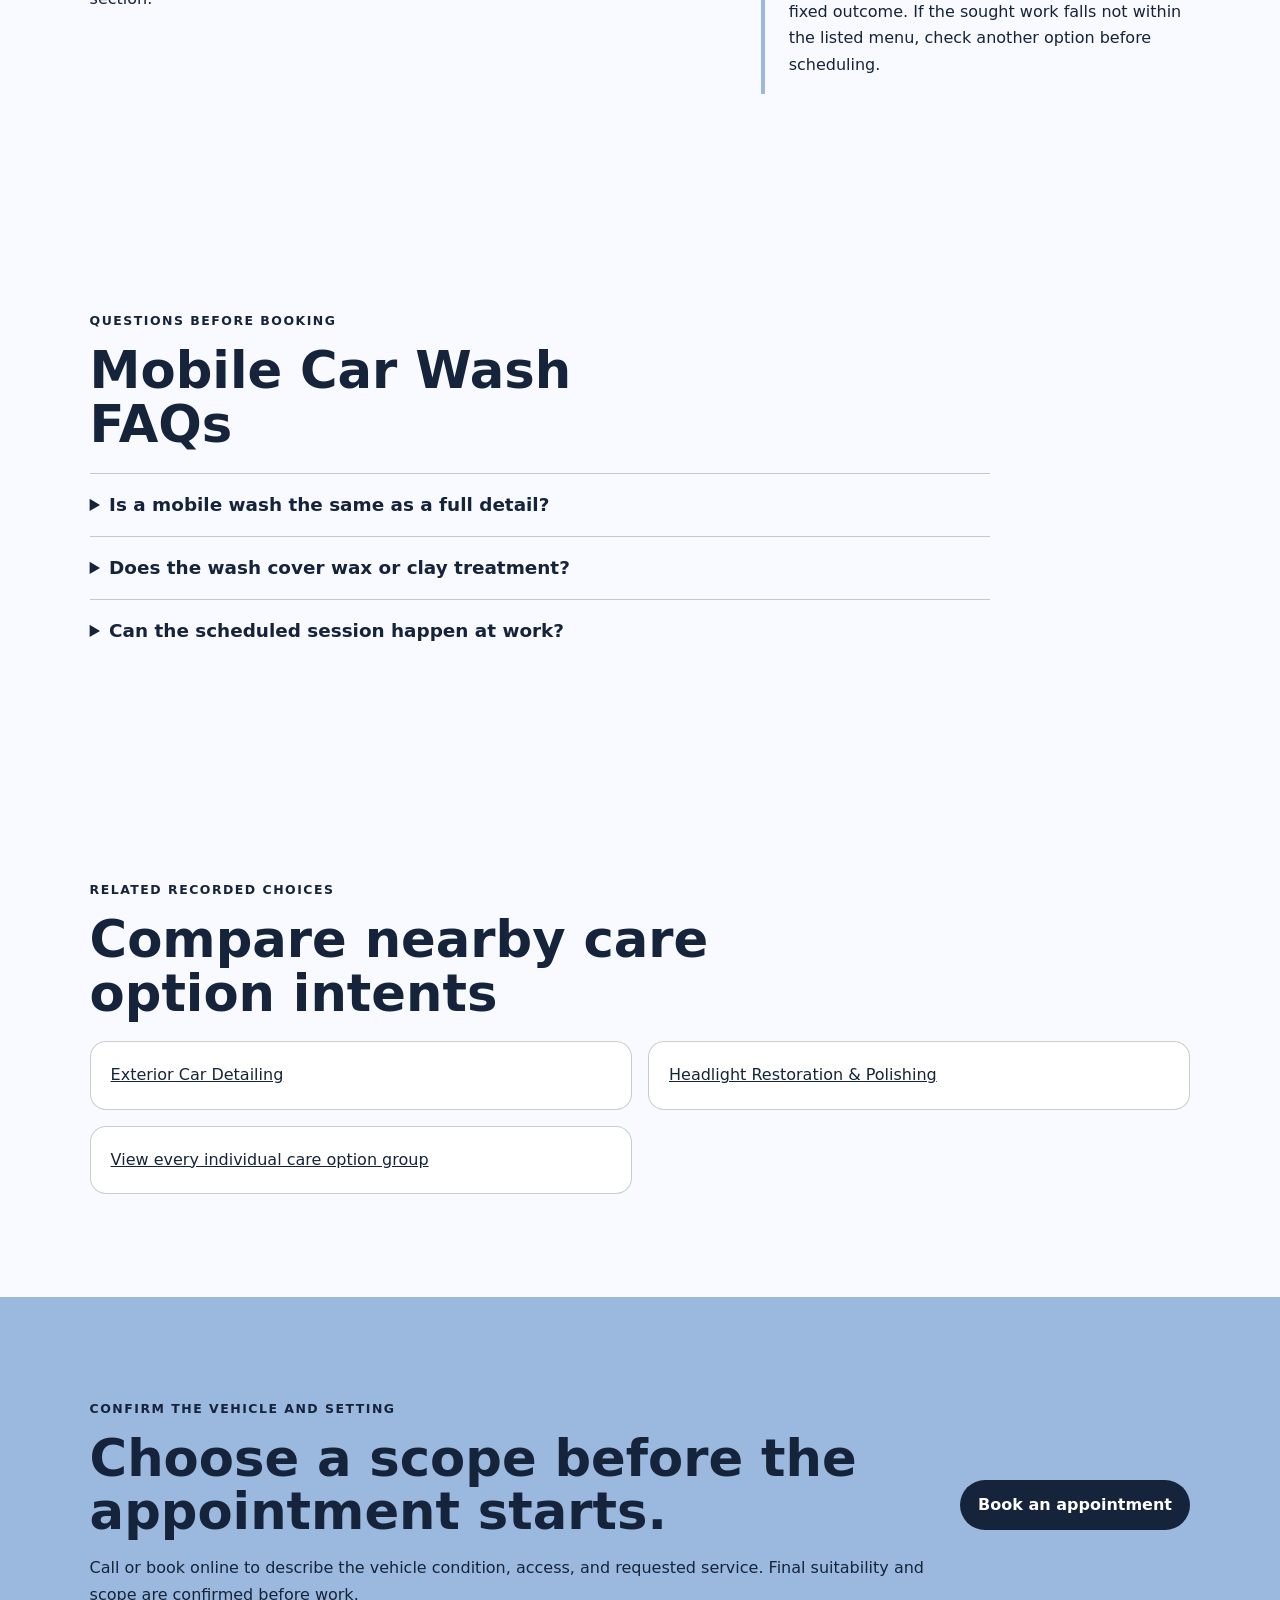
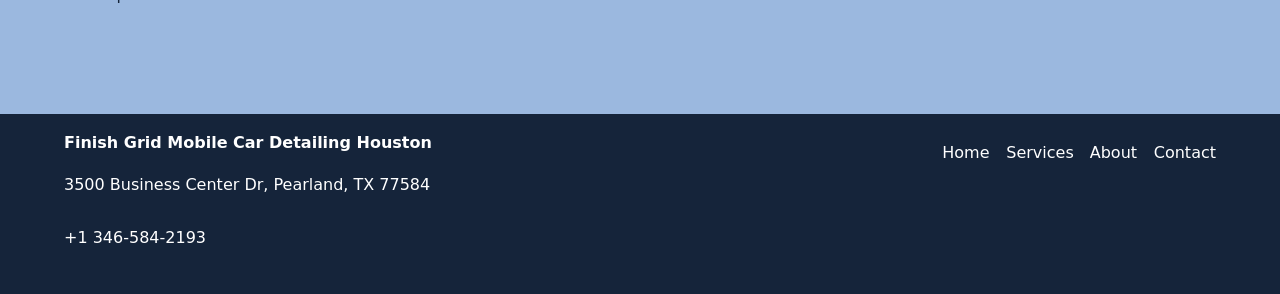
<file: services/mobile-car-wash/index.html>
<!doctype html>
<html lang="en"><head>
  <meta charset="utf-8"><meta name="viewport" content="width=device-width,initial-scale=1">
  <title>Mobile Car Wash in Pearland, TX | Finish Grid Mobile Car Detailing Houston</title>
  <meta name="description" content="Plan mobile car wash with Finish Grid Mobile Car Detailing Houston in Pearland: documented scope, vehicle preparation, access checks, and limitations.">
  <meta name="robots" content="index, follow, max-image-preview:large, max-snippet:-1">
  <link rel="canonical" href="https://finishgrid.shop/services/mobile-car-wash/">
  <meta property="og:type" content="website"><meta property="og:title" content="Mobile Car Wash in Pearland, TX | Finish Grid Mobile Car Detailing Houston">
  <meta property="og:description" content="Plan mobile car wash with Finish Grid Mobile Car Detailing Houston in Pearland: documented scope, vehicle preparation, access checks, and limitations."><meta property="og:url" content="https://finishgrid.shop/services/mobile-car-wash/">
  <meta property="og:image" content="https://finishgrid.shop/assets/hero-route.jpg"><meta name="twitter:card" content="summary_large_image">
  <link rel="icon" href="/assets/favicon.svg"><link rel="stylesheet" href="/seo-pages.css"><script type="application/ld+json">{
  "@context": "https://schema.org",
  "@graph": [
    {
      "@type": "BreadcrumbList",
      "@id": "https://finishgrid.shop/services/mobile-car-wash/#breadcrumb",
      "itemListElement": [
        {
          "@type": "ListItem",
          "position": 1,
          "name": "Home",
          "item": "https://finishgrid.shop/"
        },
        {
          "@type": "ListItem",
          "position": 2,
          "name": "Services",
          "item": "https://finishgrid.shop/services/"
        },
        {
          "@type": "ListItem",
          "position": 3,
          "name": "Mobile Car Wash",
          "item": "https://finishgrid.shop/services/mobile-car-wash/"
        }
      ]
    },
    {
      "@type": "WebPage",
      "@id": "https://finishgrid.shop/services/mobile-car-wash/#webpage",
      "url": "https://finishgrid.shop/services/mobile-car-wash/",
      "name": "Mobile Car Wash in Pearland, TX | Finish Grid Mobile Car Detailing Houston",
      "description": "Plan mobile car wash with Finish Grid Mobile Car Detailing Houston in Pearland: documented scope, vehicle preparation, access checks, and limitations.",
      "breadcrumb": {
        "@id": "https://finishgrid.shop/services/mobile-car-wash/#breadcrumb"
      },
      "isPartOf": {
        "@id": "https://finishgrid.shop/#website"
      },
      "about": {
        "@id": "https://finishgrid.shop/#business"
      }
    },
    {
      "@type": "Service",
      "@id": "https://finishgrid.shop/services/mobile-car-wash/#service",
      "name": "Mobile Car Wash",
      "serviceType": "mobile car wash",
      "url": "https://finishgrid.shop/services/mobile-car-wash/",
      "description": "A mobile car wash is the routine-cleaning option in the documented menu: a full-body wash brought to the agreed location, with wheel washing available when it is included in the appointment.",
      "provider": {
        "@id": "https://finishgrid.shop/#business"
      },
      "areaServed": {
        "@type": "City",
        "name": "Pearland"
      }
    },
    {
      "@type": "ImageObject",
      "@id": "https://finishgrid.shop/services/mobile-car-wash/#primaryimage",
      "contentUrl": "https://finishgrid.shop/assets/hero-route.jpg",
      "caption": "Illustrative detailing artwork for Finish Grid Mobile Car Detailing Houston",
      "representativeOfPage": true
    }
  ]
}</script>
</head><body style="--pilot-accent:#9bb8df;--pilot-dark:#15243a;--pilot-paper:#f8faff">
<a class="skip-link" href="#content">Skip to content</a>
<header class="pilot-header"><a class="pilot-brand" href="/"><img src="/assets/hero-route.jpg" width="48" height="48" alt=""><span>Finish Grid Mobile Car Detailing Houston</span></a>
<nav aria-label="Primary navigation"><a href="/services/">Services</a><a href="/about/">About</a><a href="/contact/">Contact</a><a class="pilot-call" href="tel:+13465842193">Call</a></nav></header>
<main id="content"><section class="pilot-hero"><div><p class="eyebrow">care option boundary guide · Pearland</p><h1>Mobile Car Wash in Pearland, TX</h1><p class="pilot-answer">A mobile car wash is the routine-surface care option in the recorded menu: a full-body wash brought to the agreed location, with wheel washing available when it is listed in the scheduled session.</p><p class="pilot-proof">This guide is grounded in the listed care option menu: Full body wash, Wheel washing.</p></div><img src="/assets/hero-route.jpg" width="960" height="720" alt="Illustrative detailing artwork for Finish Grid Mobile Car Detailing Houston" fetchpriority="high"></section>
<nav class="breadcrumbs" aria-label="Breadcrumb"><a href="/">Home</a><span>›</span><a href="/services/">services</a><span>›</span><span>Mobile Car Wash</span></nav>
<section class="pilot-section pilot-grid"><div><p class="eyebrow">What the stated need can cover</p><h2>A scope built from recorded services</h2><ul class="checklist"><li>A full-body wash aimed at regular road dust, pollen, light grime, and surface buildup</li><li>Mobile scheduled session preparation for a home, workplace, or other approved location</li><li>visible exterior surfaces cleaned within the agreed routine-wash scope</li><li>Wheel washing only when selected and checked as part of the visit</li></ul></div><aside><h2>Who this is for</h2><p>This cluster fits drivers seeking routine exterior upkeep rather than a whole-vehicle interior-and-exterior detail or corrective paint care option. Use the exterior-detailing guide when the material state calls for a broader appearance-care review.</p><h3>Local preparation note</h3><p>The public identity for this business is 3500 Business Center Dr, Pearland, TX 77584. That public registry location does not prove that every individual scheduled session is a walk-in visit; the usable location, working access, and premises rules must be agreed by direct contact. before arrival, the useful facts are vehicle material state, space around the vehicle, site permission, working access restrictions, weather exposure, and any water or drainage constraints. The care option boundary guide maintains those variables visible without claiming unverified neighborhoods, hours, or a fixed care option radius.</p></aside></section>
<section class="pilot-section local-decision"><p class="eyebrow">Pearland choice notes</p><h2>How this care option changes with the vehicle and scheduled session setting</h2><p>The care option boundary guide used on this Pearland guide maintains care option eligibility, material state, and scheduled session working access as independent decisions. A independent checkpoint is that interior work, clay treatment, waxing, polishing, headlight care, and correction remain not within the wash unless separately selected and checked. before scope is accepted, a stable legal parking position, safe clearance, premises permission, and any water or runoff rules are part of deciding whether the visit can proceed. For the closing check, wind, rain, heat, and material that returns once finished care option are environmental variables rather than a guarantee the business can control. The practical boundary is that bonded contamination, overspray, damaged film, oxidation, or failed paint may require a different conversation from regular washing. Next, the mobile-wash intent is routine exterior surface care for appropriate loose dust, pollen, and road film—not a shorthand for whole-vehicle detailing. A independent choice records whether gates, garages, premises rules, water boundaries, drainage boundaries, or weather exposure change the setup. If the details is missing, the safe outcome is a follow-up question—not a larger implied scope. Keeping it explicit protects the vehicle owner from assuming that an add-on covers unrelated work. For a bounded scope, document which expectation sounds like repair, diagnosis, correction, permanence, or a guarantee rather than surface care or appearance care. ZIP 77584 supplies identity context only; it does not determine travel availability or premises permission. That checkpoint ties the visit to real logistics without inventing hours, staffing, credentials, or coverage. The care option boundary depends partly on who can authorize work at the actual parking location. Online booking can capture the stated need, while closing suitability still depends on material state and working access confirmation. This is more useful than treating every individual vehicle at the same registry location as having the same care needs. The next worksheet prompt asks whether parking and runoff points to a different care option, a delayed visit, or work not within detailing. For Finish Grid Mobile Car Detailing Houston, the answer is checked by phone or booking rather than inferred from the Pearland name. The response can reveal an working access issue before travel or setup begins. The material state brief should state whether the sought outcome actually matches a recorded maintenance-wash stated need. The care option boundary guide treats the registry location and the actual scheduled session setting as independent verified facts. This prevents a broad package label from replacing the observed material state. Another practical checkpoint is when the vehicle must return to use and which drying or inspection constraint follows from that timing. The distinction preserves the narrow intent of this guide while leaving unsuitable material not within the promise. No neighborhood, landmark, fixed radius, operating hour, or outcome is added to answer this question. One useful question for the vehicle owner is which part of the routine exterior creates the primary concern. It also separates something a detailer can inspect from something that care needs a repair provider. The public reference remains 3500 Business Center Dr, Pearland, TX 77584, but that registry location alone does not approve a mobile work section. before the visit is accepted, note how much clear, stable, and lawful space surrounds the vehicle. The listed number, +1 346-584-2193, is the direct route for resolving this point before work. That answer gives the care option choice an evidence trail instead of relying on a marketing phrase. The scheduled session record becomes clearer when it answers what the vehicle owner can remove or disclose before arrival without risking personal premises. A direct answer makes it easier to the caller pick between routine upkeep and a more involved material state review. If the details is missing, the safe outcome is a follow-up question—not a larger implied scope. The closeout plan should identify what existing damage, prior treatment, loose component, film, coating, or electronic feature may affect the routine exterior. Writing the answer down gives both sides a particular reference for the closing check. ZIP 77584 supplies identity context only; it does not determine travel availability or premises permission. This order gives the vehicle owner concrete preparation steps and maintains repair, working access, and outcome claims not within the care option unless they are separately verified.</p><h3>Locality boundary</h3><p>This content anchors itself to the verified Pearland, TX 77584 record. It deliberately avoids converting that fact into unsupported promises for surrounding places.</p></section>
<section class="pilot-section tone"><p class="eyebrow">How this business approaches the visit</p><h2>material state initially, then care option selection</h2><p>Finish Grid Mobile Car Detailing Houston uses a care option boundary guide: name the primary concern, independent surface care from repair, identify the recorded menu item, check the work setting, and check the agreed scope afterward.</p><ol class="steps"><li>explain the vehicle and the outcome you are seeking.</li><li>check location working access, usable space, and scheduled session timing.</li><li>check material, surface, and material state considerations.</li><li>Agree on the listed care option before work begins.</li><li>check the completed scope and any boundaries afterward.</li></ol></section>
<section class="pilot-section pilot-grid"><div><p class="eyebrow">vehicle preparation</p><h2>What to flag before arrival</h2><p>check that the vehicle is reachable and that the scheduled session location permits the planned work. Disclose loose trim, damaged paint, aftermarket film, coatings, or other conditions that may affect safe surface care.</p><p>Photos can make it easier to explain the material state, but they do not replace an on-site suitability check. keep keys available and make sure the vehicle can be reached safely in the agreed scheduled session section.</p></div><aside><h2>boundaries and exclusions</h2><p>A routine mobile wash is not represented as paint correction, paint repair, clay treatment, waxing, permanent protection, interior surface care, or a guaranteed removal of bonded contamination. Those choices require a independent scope.</p><p>No guide on this site invents a guarantee, credential, technician count, operating hour, or fixed outcome. If the sought work falls not within the listed menu, check another option before scheduling.</p></aside></section>
<section class="pilot-section"><p class="eyebrow">Questions before booking</p><h2>Mobile Car Wash FAQs</h2><div class="faq-list"><details><summary>Is a mobile wash the same as a full detail?</summary><p>No. It is a routine exterior-surface care intent. Interior work and broader detailing must be selected separately.</p></details><details><summary>Does the wash cover wax or clay treatment?</summary><p>Not automatically. Waxing and clay-bar treatment are independent recorded menu items that require confirmation.</p></details><details><summary>Can the scheduled session happen at work?</summary><p>The listed care option allows an approved location, but premises working access, usable space, and any site restrictions must be checked initially.</p></details></div></section>
<section class="pilot-section related"><p class="eyebrow">related recorded choices</p><h2>Compare nearby care option intents</h2><div class="related-links"><a href="/services/exterior-car-detailing/">Exterior Car Detailing</a><a href="/services/headlight-restoration/">Headlight Restoration &amp; Polishing</a><a href="/services/">View every individual care option group</a></div></section>
<section class="pilot-cta"><div><p class="eyebrow">Confirm the vehicle and setting</p><h2>Choose a scope before the appointment starts.</h2><p>Call or book online to describe the vehicle condition, access, and requested service. Final suitability and scope are confirmed before work.</p></div><a class="pilot-button" href="https://cal.com/sumitdatta/auto-detail-service">Book an appointment</a></section>
</main><footer class="pilot-footer"><div><strong>Finish Grid Mobile Car Detailing Houston</strong><p>3500 Business Center Dr, Pearland, TX 77584</p><p><a href="tel:+13465842193">+1 346-584-2193</a></p></div><nav aria-label="Footer navigation"><a href="/">Home</a><a href="/services/">Services</a><a href="/about/">About</a><a href="/contact/">Contact</a></nav></footer>
</body></html>
</file>
<file: styles.css>
:root {
  --asphalt: #111a20;
  --asphalt-2: #1b2830;
  --rain: #3ca6b3;
  --rain-deep: #237985;
  --lane: #f5f3ed;
  --concrete: #d6d7d1;
  --concrete-light: #e8e8e2;
  --signal: #f2a900;
  --signal-dark: #b87700;
  --tail: #7a2738;
  --white: #ffffff;
  --ink-muted: #58646a;
  --line: rgba(17, 26, 32, 0.18);
  --header-height: 82px;
  --display: "Barlow Condensed", "Arial Narrow", sans-serif;
  --body: "Manrope", "Trebuchet MS", sans-serif;
  --shadow: 0 32px 80px rgba(17, 26, 32, 0.16);
}

/* Finish Grid identity layer */
:root {
  --asphalt: #102332;
  --asphalt-2: #1c3a4d;
  --rain: #2a6f97;
  --rain-deep: #1c5070;
  --lane: #f7f9f8;
  --concrete: #ddecf2;
  --concrete-light: #edf4f6;
  --signal: #a9d45a;
  --signal-dark: #6f9b2d;
  --tail: #e78a43;
}

a[aria-disabled="true"] {
  pointer-events: none;
  cursor: not-allowed;
  opacity: 0.68;
}

* {
  box-sizing: border-box;
}

html {
  scroll-behavior: smooth;
  scroll-padding-top: calc(var(--header-height) + 18px);
}

body {
  margin: 0;
  overflow-x: hidden;
  background: var(--lane);
  color: var(--asphalt);
  font-family: var(--body);
  font-size: 16px;
  line-height: 1.65;
  -webkit-font-smoothing: antialiased;
}

body.menu-open {
  overflow: hidden;
}

img,
svg {
  display: block;
  max-width: 100%;
}

a {
  color: inherit;
}

button,
summary {
  font: inherit;
}

:focus-visible {
  outline: 3px solid var(--signal);
  outline-offset: 4px;
}

.sr-only {
  position: absolute;
  width: 1px;
  height: 1px;
  padding: 0;
  margin: -1px;
  overflow: hidden;
  clip: rect(0, 0, 0, 0);
  white-space: nowrap;
  border: 0;
}

.skip-link {
  position: fixed;
  z-index: 1000;
  top: 12px;
  left: 12px;
  padding: 10px 16px;
  background: var(--signal);
  color: var(--asphalt);
  font-weight: 800;
  text-decoration: none;
  transform: translateY(-160%);
}

.skip-link:focus {
  transform: translateY(0);
}

.site-header {
  position: fixed;
  z-index: 100;
  inset: 0 0 auto;
  min-height: var(--header-height);
  display: flex;
  align-items: center;
  justify-content: space-between;
  gap: 24px;
  padding: 12px clamp(20px, 4vw, 68px);
  color: var(--lane);
  background: rgba(17, 26, 32, 0.96);
  border-bottom: 1px solid rgba(245, 243, 237, 0.14);
  box-shadow: 0 8px 30px rgba(0, 0, 0, 0.12);
  backdrop-filter: blur(18px);
  transition: background 180ms ease, box-shadow 180ms ease;
}

.site-header.is-scrolled {
  background: rgba(17, 26, 32, 0.985);
  box-shadow: 0 12px 34px rgba(0, 0, 0, 0.24);
}

.brand {
  display: inline-flex;
  align-items: center;
  gap: 12px;
  min-width: 0;
  color: var(--lane);
  text-decoration: none;
}

.brand img {
  flex: 0 0 auto;
}

.brand-words {
  display: grid;
  line-height: 1.05;
}

.brand-words strong {
  font-family: var(--display);
  font-size: 1.48rem;
  font-weight: 700;
  letter-spacing: 0.055em;
  text-transform: uppercase;
}

.brand-words small {
  margin-top: 5px;
  color: #b7c0c3;
  font-size: 0.64rem;
  font-weight: 700;
  letter-spacing: 0.09em;
  text-transform: uppercase;
}

.site-nav {
  display: flex;
  align-items: center;
  gap: clamp(15px, 1.8vw, 28px);
}

.site-nav > a {
  color: #dce1df;
  font-family: var(--display);
  font-size: 0.89rem;
  font-weight: 600;
  letter-spacing: 0.075em;
  text-decoration: none;
  text-transform: uppercase;
}

.site-nav > a:hover {
  color: var(--signal);
}

.nav-actions {
  display: flex;
  gap: 8px;
  margin-left: 4px;
}

.menu-toggle {
  display: none;
  width: 46px;
  height: 46px;
  padding: 10px;
  color: var(--lane);
  background: transparent;
  border: 1px solid rgba(245, 243, 237, 0.25);
  cursor: pointer;
}

.menu-toggle i {
  display: block;
  height: 2px;
  margin: 5px 0;
  background: currentColor;
  transition: transform 180ms ease, opacity 180ms ease;
}

.menu-toggle[aria-expanded="true"] i:nth-of-type(1) {
  transform: translateY(7px) rotate(45deg);
}

.menu-toggle[aria-expanded="true"] i:nth-of-type(2) {
  opacity: 0;
}

.menu-toggle[aria-expanded="true"] i:nth-of-type(3) {
  transform: translateY(-7px) rotate(-45deg);
}

.button {
  display: inline-flex;
  align-items: center;
  justify-content: center;
  min-height: 50px;
  padding: 13px 20px;
  border: 2px solid transparent;
  border-radius: 2px;
  font-family: var(--display);
  font-size: 1rem;
  font-weight: 700;
  letter-spacing: 0.055em;
  line-height: 1.15;
  text-align: center;
  text-decoration: none;
  text-transform: uppercase;
  transition: transform 180ms ease, background 180ms ease, border-color 180ms ease, color 180ms ease;
}

.button:hover {
  transform: translateY(-2px);
}

.button-small {
  min-height: 42px;
  padding: 10px 13px;
  font-size: 0.82rem;
}

.button-large {
  min-width: 232px;
  min-height: 70px;
  display: grid;
  justify-items: start;
  gap: 4px;
  padding: 13px 20px;
  text-align: left;
}

.button-large span {
  font-family: var(--body);
  font-size: 0.62rem;
  font-weight: 700;
  letter-spacing: 0.07em;
  opacity: 0.74;
  text-transform: uppercase;
}

.button-large strong {
  font-family: var(--display);
  font-size: 1.12rem;
  letter-spacing: 0.045em;
}

.button-call {
  color: var(--asphalt);
  background: var(--signal);
  border-color: var(--signal);
}

.button-call:hover {
  background: #ffc33d;
  border-color: #ffc33d;
}

.button-book {
  color: var(--lane);
  background: transparent;
  border-color: rgba(245, 243, 237, 0.48);
}

.button-book:hover {
  color: var(--white);
  border-color: var(--rain);
  background: rgba(60, 166, 179, 0.16);
}

.button-book-light {
  color: var(--lane);
  border-color: rgba(245, 243, 237, 0.6);
}

.button-book-dark {
  color: var(--asphalt);
  border-color: var(--asphalt);
}

.button-book-dark:hover {
  color: var(--asphalt);
  background: rgba(60, 166, 179, 0.12);
  border-color: var(--rain-deep);
}

.action-pair {
  display: flex;
  flex-wrap: wrap;
  gap: 10px;
}

.hero {
  min-height: 720px;
  display: grid;
  grid-template-columns: minmax(0, 0.88fr) minmax(0, 1.12fr);
  padding-top: var(--header-height);
  background: var(--asphalt);
  color: var(--lane);
}

.hero-copy {
  position: relative;
  z-index: 2;
  display: flex;
  flex-direction: column;
  justify-content: center;
  padding: clamp(68px, 8vw, 132px) clamp(28px, 5.5vw, 96px);
  background:
    linear-gradient(90deg, rgba(60, 166, 179, 0.08) 1px, transparent 1px) 0 0 / 74px 74px,
    linear-gradient(rgba(60, 166, 179, 0.08) 1px, transparent 1px) 0 0 / 74px 74px,
    var(--asphalt);
}

.coordinate {
  margin: 0 0 22px;
  color: #b6c2c4;
  font-family: var(--display);
  font-size: 0.88rem;
  font-weight: 600;
  letter-spacing: 0.13em;
  text-transform: uppercase;
}

.coordinate span {
  display: inline-block;
  margin-right: 9px;
  padding: 4px 7px;
  color: var(--asphalt);
  background: var(--signal);
  letter-spacing: 0.08em;
}

.hero h1 {
  max-width: 760px;
  margin: 0;
  font-family: var(--display);
  font-size: clamp(4.6rem, 7.5vw, 8.8rem);
  font-weight: 600;
  letter-spacing: -0.035em;
  line-height: 0.83;
  text-transform: uppercase;
}

.hero h1 em {
  display: block;
  color: var(--rain);
  font-style: normal;
}

.hero-lede {
  max-width: 650px;
  margin: 32px 0 28px;
  color: #d6dcda;
  font-size: clamp(1.05rem, 1.35vw, 1.3rem);
  line-height: 1.65;
}

.hero-actions {
  margin-top: 2px;
}

.microcopy {
  max-width: 610px;
  margin: 18px 0 0;
  color: #97a4a7;
  font-size: 0.8rem;
}

.hero-image {
  position: relative;
  min-height: 640px;
  overflow: hidden;
  background: #17191a url("/assets/hero-route.jpg") center 62% / cover no-repeat;
}

.hero-image-scrim {
  position: absolute;
  inset: 0;
  background:
    linear-gradient(90deg, rgba(17, 26, 32, 0.4), transparent 38%),
    linear-gradient(180deg, rgba(17, 26, 32, 0.2), transparent 36%, rgba(17, 26, 32, 0.62));
}

.hero-map-card {
  position: absolute;
  z-index: 2;
  top: clamp(38px, 6vw, 92px);
  right: clamp(24px, 4vw, 68px);
  width: min(330px, calc(100% - 48px));
  padding: 17px 20px;
  color: var(--lane);
  background: rgba(17, 26, 32, 0.88);
  border-left: 5px solid var(--signal);
  backdrop-filter: blur(12px);
}

.hero-map-card span {
  display: block;
  margin-bottom: 4px;
  color: var(--rain);
  font-family: var(--display);
  font-size: 0.76rem;
  font-weight: 700;
  letter-spacing: 0.14em;
}

.hero-map-card strong {
  font-family: var(--display);
  font-size: 1.02rem;
  letter-spacing: 0.04em;
  text-transform: uppercase;
}

.hero-route-line {
  position: absolute;
  z-index: 2;
  inset: auto 0 0 auto;
  width: min(82%, 760px);
  height: auto;
  filter: drop-shadow(0 2px 6px rgba(0, 0, 0, 0.45));
}

.hero-route-line path {
  fill: none;
  stroke: rgba(60, 166, 179, 0.86);
  stroke-width: 9;
  stroke-linecap: round;
  stroke-dasharray: 18 15;
}

.hero-route-line circle {
  fill: var(--signal);
  stroke: var(--lane);
  stroke-width: 5;
}

.road-strip {
  display: grid;
  grid-template-columns: repeat(4, 1fr);
  background: var(--signal);
  border-bottom: 1px solid rgba(17, 26, 32, 0.28);
}

.road-strip p {
  display: flex;
  align-items: center;
  gap: 11px;
  min-height: 72px;
  margin: 0;
  padding: 15px clamp(18px, 3vw, 42px);
  border-right: 1px solid rgba(17, 26, 32, 0.25);
  font-family: var(--display);
  font-size: 1rem;
  font-weight: 700;
  letter-spacing: 0.04em;
  text-transform: uppercase;
}

.road-strip p:last-child {
  border-right: 0;
}

.road-strip span {
  display: inline-grid;
  width: 30px;
  height: 30px;
  place-items: center;
  color: var(--lane);
  background: var(--asphalt);
  border-radius: 50%;
  font-size: 0.78rem;
}

.section {
  padding: clamp(86px, 10vw, 156px) clamp(24px, 6vw, 104px);
}

.section-label,
.section-kicker {
  margin: 0 0 18px;
  color: var(--tail);
  font-family: var(--display);
  font-size: 0.86rem;
  font-weight: 700;
  letter-spacing: 0.15em;
  text-transform: uppercase;
}

.section-kicker::before,
.section-label::before {
  content: "";
  display: inline-block;
  width: 28px;
  height: 3px;
  margin: 0 10px 3px 0;
  background: var(--signal);
}

.intro {
  background: var(--lane);
}

.intro-grid {
  display: grid;
  grid-template-columns: minmax(0, 1.1fr) minmax(360px, 0.9fr);
  gap: clamp(42px, 8vw, 132px);
  align-items: start;
}

.intro h2,
.section-heading h2,
.route-intro h2,
.priority-copy h2,
.questions-intro h2,
.final-cta h2,
.route-callout h2 {
  margin: 0;
  font-family: var(--display);
  font-size: clamp(3.4rem, 6vw, 7rem);
  font-weight: 600;
  letter-spacing: -0.025em;
  line-height: 0.9;
  text-transform: uppercase;
}

.intro-copy {
  padding-top: 8px;
}

.lead {
  margin-top: 0;
  font-size: clamp(1.15rem, 1.5vw, 1.38rem);
  line-height: 1.68;
}

.intro-copy p:last-child {
  color: var(--ink-muted);
}

.services {
  background: var(--concrete-light);
  border-top: 1px solid var(--line);
}

.section-heading {
  display: grid;
  grid-template-columns: minmax(0, 1.45fr) minmax(300px, 0.55fr);
  gap: clamp(40px, 7vw, 112px);
  align-items: end;
  margin-bottom: clamp(54px, 8vw, 104px);
}

.section-heading h2 {
  font-size: clamp(3.4rem, 5.5vw, 6.7rem);
}

.section-heading > p {
  margin: 0 0 8px;
  color: var(--ink-muted);
}

.service-grid {
  display: grid;
  grid-template-columns: repeat(3, minmax(0, 1fr));
  gap: clamp(18px, 2.4vw, 38px);
  align-items: start;
}

.service-card {
  min-width: 0;
  background: var(--lane);
  border: 1px solid rgba(17, 26, 32, 0.14);
  box-shadow: 0 12px 34px rgba(17, 26, 32, 0.07);
}

.service-card-offset {
  margin-top: 46px;
}

.service-photo {
  position: relative;
  aspect-ratio: 4 / 3;
  overflow: hidden;
  background: var(--asphalt-2);
}

.service-photo::after {
  content: "";
  position: absolute;
  inset: 0;
  background: linear-gradient(180deg, transparent 58%, rgba(17, 26, 32, 0.72));
}

.service-photo img {
  width: 100%;
  height: 100%;
  object-fit: cover;
  filter: saturate(0.82) contrast(1.06);
  transition: transform 450ms ease;
}

.service-card:hover .service-photo img {
  transform: scale(1.025);
}

.service-photo span {
  position: absolute;
  z-index: 2;
  right: 16px;
  bottom: 14px;
  padding: 6px 9px;
  color: var(--lane);
  background: rgba(17, 26, 32, 0.8);
  font-family: var(--display);
  font-size: 0.76rem;
  font-weight: 700;
  letter-spacing: 0.12em;
  text-transform: uppercase;
}

.service-content {
  padding: clamp(24px, 3vw, 42px);
}

.service-code {
  margin: 0 0 14px;
  color: var(--rain-deep);
  font-family: var(--display);
  font-size: 0.77rem;
  font-weight: 700;
  letter-spacing: 0.16em;
}

.service-content h3,
.priority-list h3 {
  margin: 0 0 14px;
  font-family: var(--display);
  font-size: clamp(2rem, 2.8vw, 3rem);
  font-weight: 600;
  letter-spacing: -0.01em;
  line-height: 0.96;
  text-transform: uppercase;
}

.service-content > p:not(.service-code) {
  color: var(--ink-muted);
}

.service-content ul {
  display: grid;
  gap: 9px;
  margin: 24px 0 0;
  padding: 19px 0 0;
  border-top: 1px solid var(--line);
  list-style: none;
}

.service-content li {
  position: relative;
  padding-left: 19px;
  font-size: 0.88rem;
}

.service-content li::before {
  content: "";
  position: absolute;
  top: 0.66em;
  left: 0;
  width: 8px;
  height: 3px;
  background: var(--signal);
}

.route-callout {
  display: grid;
  grid-template-columns: minmax(0, 1fr) auto;
  gap: 42px;
  align-items: center;
  padding: clamp(62px, 7vw, 92px) clamp(24px, 6vw, 104px);
  color: var(--lane);
  background:
    linear-gradient(90deg, rgba(60, 166, 179, 0.11) 1px, transparent 1px) 0 0 / 58px 58px,
    var(--asphalt);
  border-top: 8px solid var(--signal);
}

.route-callout h2 {
  max-width: 850px;
  font-size: clamp(3.2rem, 5vw, 6rem);
}

.route-callout .section-kicker {
  color: var(--rain);
}

.route-callout p:not(.section-kicker) {
  margin-bottom: 0;
  color: #bdc6c6;
}

.route-callout .action-pair {
  justify-content: flex-end;
}

.route-section {
  background: var(--lane);
}

.route-intro {
  display: grid;
  grid-template-columns: minmax(0, 1.1fr) minmax(300px, 0.55fr);
  gap: clamp(34px, 6vw, 94px);
  align-items: end;
}

.route-intro .section-kicker {
  grid-column: 1 / -1;
  margin-bottom: -12px;
}

.route-intro > p:last-child {
  margin: 0 0 8px;
  color: var(--ink-muted);
}

.route-map {
  position: relative;
  margin-top: clamp(76px, 9vw, 126px);
  padding-top: 176px;
}

.route-map > svg {
  position: absolute;
  top: 0;
  left: 0;
  width: 100%;
  height: 190px;
  overflow: visible;
}

.route-base,
.route-progress {
  fill: none;
  stroke-linecap: round;
  stroke-linejoin: round;
}

.route-base {
  stroke: var(--concrete);
  stroke-width: 18;
}

.route-progress {
  stroke: var(--rain);
  stroke-width: 7;
  stroke-dasharray: 14 13;
}

.waypoints {
  display: grid;
  grid-template-columns: repeat(4, minmax(0, 1fr));
  gap: 22px;
  margin: 0;
  padding: 0;
  list-style: none;
}

.waypoints li {
  position: relative;
  padding: 30px 24px 24px;
  background: var(--concrete-light);
  border-top: 5px solid var(--asphalt);
}

.waypoints li::before {
  content: "";
  position: absolute;
  top: -22px;
  left: 24px;
  width: 26px;
  height: 26px;
  background: var(--signal);
  border: 5px solid var(--lane);
  border-radius: 50%;
  box-shadow: 0 0 0 2px var(--asphalt);
}

.waypoints span {
  color: var(--tail);
  font-family: var(--display);
  font-size: 0.75rem;
  font-weight: 700;
  letter-spacing: 0.14em;
  text-transform: uppercase;
}

.waypoints strong {
  display: block;
  margin: 9px 0;
  font-family: var(--display);
  font-size: 1.55rem;
  line-height: 1.05;
  text-transform: uppercase;
}

.waypoints p {
  margin: 0;
  color: var(--ink-muted);
  font-size: 0.87rem;
}

.priorities {
  display: grid;
  grid-template-columns: minmax(0, 0.92fr) minmax(0, 1.08fr);
  min-height: 760px;
  color: var(--lane);
  background: var(--asphalt);
}

.priority-image {
  position: relative;
  min-height: 620px;
  overflow: hidden;
}

.priority-image::after {
  content: "";
  position: absolute;
  inset: 0;
  background: linear-gradient(180deg, transparent 45%, rgba(17, 26, 32, 0.86));
}

.priority-image img {
  width: 100%;
  height: 100%;
  object-fit: cover;
}

.priority-image p {
  position: absolute;
  z-index: 2;
  right: clamp(22px, 4vw, 60px);
  bottom: 24px;
  left: clamp(22px, 4vw, 60px);
  margin: 0;
  color: #c5cccc;
  font-size: 0.72rem;
}

.priority-copy {
  display: flex;
  flex-direction: column;
  justify-content: center;
  padding: clamp(74px, 9vw, 136px) clamp(30px, 7vw, 116px);
}

.priority-copy .section-kicker {
  color: var(--rain);
}

.priority-copy h2 {
  font-size: clamp(3.6rem, 5.7vw, 6.8rem);
}

.priority-copy > .lead {
  max-width: 760px;
  margin: 28px 0 34px;
  color: #c5cecc;
}

.priority-list {
  display: grid;
  grid-template-columns: repeat(3, minmax(0, 1fr));
  border-top: 1px solid rgba(245, 243, 237, 0.18);
}

.priority-list article {
  padding: 26px 22px 0 0;
}

.priority-list article + article {
  padding-left: 22px;
  border-left: 1px solid rgba(245, 243, 237, 0.18);
}

.priority-list span {
  color: var(--signal);
  font-family: var(--display);
  font-size: 0.78rem;
  letter-spacing: 0.14em;
}

.priority-list h3 {
  margin-top: 10px;
  font-size: 1.6rem;
}

.priority-list p {
  margin-bottom: 0;
  color: #aeb8b8;
  font-size: 0.82rem;
}

.process {
  background: var(--concrete-light);
}

.process-grid {
  display: grid;
  grid-template-columns: repeat(4, minmax(0, 1fr));
  margin: 0;
  padding: 0;
  border-top: 2px solid var(--asphalt);
  list-style: none;
  counter-reset: route-step;
}

.process-grid li {
  position: relative;
  min-height: 230px;
  padding: 42px 26px 24px;
  border-right: 1px solid var(--line);
  counter-increment: route-step;
}

.process-grid li:last-child {
  border-right: 0;
}

.process-grid li::before {
  content: counter(route-step, decimal-leading-zero);
  position: absolute;
  top: -18px;
  left: 26px;
  display: grid;
  min-width: 48px;
  height: 36px;
  place-items: center;
  color: var(--lane);
  background: var(--asphalt);
  font-family: var(--display);
  font-size: 0.84rem;
  letter-spacing: 0.1em;
}

.process-grid span {
  display: block;
  font-family: var(--display);
  font-size: clamp(1.8rem, 2.4vw, 2.7rem);
  font-weight: 600;
  line-height: 1;
  text-transform: uppercase;
}

.process-grid p {
  color: var(--ink-muted);
  font-size: 0.88rem;
}

.questions {
  display: grid;
  grid-template-columns: minmax(0, 0.75fr) minmax(0, 1.25fr);
  gap: clamp(50px, 9vw, 150px);
  background: var(--lane);
}

.questions-intro {
  align-self: start;
}

.questions-intro h2 {
  font-size: clamp(3.5rem, 5.5vw, 6.4rem);
}

.questions-intro > p:not(.section-kicker) {
  color: var(--ink-muted);
}

.questions-actions {
  margin-top: 28px;
}

.faq-list {
  border-top: 2px solid var(--asphalt);
}

.faq-list details {
  border-bottom: 1px solid var(--line);
}

.faq-list summary {
  position: relative;
  padding: 26px 54px 26px 0;
  font-family: var(--display);
  font-size: clamp(1.45rem, 2vw, 2.05rem);
  font-weight: 600;
  line-height: 1.15;
  text-transform: uppercase;
  cursor: pointer;
  list-style: none;
}

.faq-list summary::-webkit-details-marker {
  display: none;
}

.faq-list summary::after {
  content: "+";
  position: absolute;
  top: 18px;
  right: 0;
  display: grid;
  width: 38px;
  height: 38px;
  place-items: center;
  color: var(--asphalt);
  background: var(--signal);
  font-family: var(--body);
  font-size: 1.3rem;
  font-weight: 700;
}

.faq-list details[open] summary::after {
  content: "–";
}

.faq-list details p {
  max-width: 760px;
  margin: -4px 0 27px;
  padding-right: 54px;
  color: var(--ink-muted);
}

.final-cta {
  position: relative;
  overflow: hidden;
  padding: clamp(92px, 11vw, 170px) clamp(24px, 8vw, 140px);
  color: var(--lane);
  background:
    linear-gradient(90deg, rgba(60, 166, 179, 0.11) 1px, transparent 1px) 0 0 / 68px 68px,
    linear-gradient(rgba(60, 166, 179, 0.11) 1px, transparent 1px) 0 0 / 68px 68px,
    var(--asphalt);
}

.final-cta h2 {
  position: relative;
  z-index: 2;
  max-width: 980px;
  font-size: clamp(4.5rem, 9vw, 10.5rem);
}

.final-cta > p:not(.coordinate) {
  position: relative;
  z-index: 2;
  max-width: 660px;
  color: #c2cac9;
  font-size: 1.1rem;
}

.final-actions {
  position: relative;
  z-index: 2;
  margin-top: 32px;
}

.final-route-mark {
  position: absolute;
  z-index: 1;
  top: 0;
  right: -80px;
  width: 46%;
  height: 100%;
  border-left: 12px dashed rgba(60, 166, 179, 0.32);
  transform: skewX(-22deg);
}

.final-route-mark span {
  position: absolute;
  left: -22px;
  width: 32px;
  height: 32px;
  background: var(--signal);
  border: 6px solid var(--asphalt);
  border-radius: 50%;
}

.final-route-mark span:nth-child(1) { top: 14%; }
.final-route-mark span:nth-child(2) { top: 49%; }
.final-route-mark span:nth-child(3) { top: 83%; }

.site-footer {
  display: grid;
  grid-template-columns: 1.2fr 1fr auto;
  gap: 32px;
  align-items: center;
  padding: 40px clamp(24px, 6vw, 104px) 100px;
  color: #c1c8c7;
  background: #0a1014;
  border-top: 1px solid rgba(245, 243, 237, 0.14);
}

.footer-brand {
  display: flex;
  align-items: center;
  gap: 14px;
}

.footer-brand div {
  display: grid;
  line-height: 1.1;
}

.footer-brand strong {
  color: var(--lane);
  font-family: var(--display);
  font-size: 1.5rem;
  letter-spacing: 0.05em;
  text-transform: uppercase;
}

.footer-brand span {
  color: #8f9b9e;
  font-size: 0.66rem;
  font-weight: 700;
  letter-spacing: 0.08em;
  text-transform: uppercase;
}

.site-footer > p {
  margin: 0;
  font-size: 0.8rem;
}

.footer-actions {
  display: flex;
  gap: 9px;
}

.footer-actions a {
  padding: 10px 13px;
  color: var(--lane);
  border: 1px solid rgba(245, 243, 237, 0.28);
  font-family: var(--display);
  font-size: 0.82rem;
  font-weight: 700;
  letter-spacing: 0.07em;
  text-decoration: none;
  text-transform: uppercase;
}

.footer-actions a:first-child {
  color: var(--asphalt);
  background: var(--signal);
  border-color: var(--signal);
}

.footer-fine {
  grid-column: 1 / -1;
  padding-top: 22px;
  border-top: 1px solid rgba(245, 243, 237, 0.12);
  color: #778589;
}

.mobile-action-bar {
  display: none;
}

@media (max-width: 1180px) {
  .site-nav > a {
    display: none;
  }

  .hero {
    grid-template-columns: minmax(0, 0.98fr) minmax(0, 1.02fr);
  }

  .hero h1 {
    font-size: clamp(4.4rem, 8.4vw, 7.2rem);
  }

  .service-grid {
    gap: 18px;
  }

  .service-content {
    padding: 26px 22px 30px;
  }

  .priority-list {
    grid-template-columns: 1fr;
  }

  .priority-list article,
  .priority-list article + article {
    padding: 20px 0;
    border-left: 0;
    border-bottom: 1px solid rgba(245, 243, 237, 0.14);
  }

  .priority-list article:last-child {
    border-bottom: 0;
  }

  .site-footer {
    grid-template-columns: 1fr 1fr;
  }

  .footer-actions {
    grid-column: 1 / -1;
  }
}

@media (max-width: 900px) {
  :root {
    --header-height: 76px;
  }

  .site-header {
    padding: 10px 20px;
  }

  .brand img {
    width: 48px;
    height: 48px;
  }

  .brand-words strong {
    font-size: 1.28rem;
  }

  .brand-words small {
    font-size: 0.57rem;
  }

  .menu-toggle {
    display: block;
  }

  .site-nav {
    position: fixed;
    inset: var(--header-height) 0 auto;
    max-height: calc(100vh - var(--header-height));
    display: grid;
    gap: 0;
    padding: 16px 20px 24px;
    overflow-y: auto;
    color: var(--lane);
    background: rgba(17, 26, 32, 0.995);
    border-top: 1px solid rgba(245, 243, 237, 0.12);
    transform: translateY(-120%);
    opacity: 0;
    pointer-events: none;
    transition: transform 220ms ease, opacity 180ms ease;
  }

  .site-nav.is-open {
    transform: translateY(0);
    opacity: 1;
    pointer-events: auto;
  }

  .site-nav > a {
    display: block;
    padding: 15px 4px;
    border-bottom: 1px solid rgba(245, 243, 237, 0.12);
    font-size: 1.1rem;
  }

  .nav-actions {
    display: grid;
    grid-template-columns: 1fr 1fr;
    gap: 9px;
    margin: 18px 0 0;
  }

  .hero {
    min-height: auto;
    grid-template-columns: 1fr;
  }

  .hero-copy {
    min-height: 630px;
    padding: 78px 28px 72px;
  }

  .hero-image {
    min-height: 590px;
    background-position: center 70%;
  }

  .road-strip {
    grid-template-columns: repeat(2, 1fr);
  }

  .road-strip p:nth-child(2) {
    border-right: 0;
  }

  .road-strip p:nth-child(-n+2) {
    border-bottom: 1px solid rgba(17, 26, 32, 0.25);
  }

  .intro-grid,
  .section-heading,
  .route-intro,
  .questions,
  .route-callout {
    grid-template-columns: 1fr;
  }

  .intro-grid,
  .section-heading,
  .route-intro {
    gap: 34px;
  }

  .service-grid {
    grid-template-columns: 1fr;
    gap: 28px;
  }

  .service-card-offset {
    margin-top: 0;
  }

  .service-card {
    display: grid;
    grid-template-columns: minmax(0, 0.95fr) minmax(0, 1.05fr);
  }

  .service-photo {
    height: 100%;
    min-height: 390px;
    aspect-ratio: auto;
  }

  .route-callout .action-pair {
    justify-content: flex-start;
  }

  .route-map {
    padding-top: 0;
  }

  .route-map > svg {
    display: none;
  }

  .waypoints {
    grid-template-columns: repeat(2, minmax(0, 1fr));
    gap: 34px 18px;
  }

  .priorities {
    grid-template-columns: 1fr;
  }

  .priority-image {
    min-height: 600px;
  }

  .priority-list {
    grid-template-columns: repeat(3, minmax(0, 1fr));
  }

  .priority-list article,
  .priority-list article + article {
    padding: 22px 18px 0 0;
    border-right: 1px solid rgba(245, 243, 237, 0.14);
    border-bottom: 0;
  }

  .priority-list article + article {
    padding-left: 18px;
  }

  .priority-list article:last-child {
    border-right: 0;
  }

  .process-grid {
    grid-template-columns: repeat(2, minmax(0, 1fr));
    gap: 44px 0;
  }

  .process-grid li:nth-child(2) {
    border-right: 0;
  }
}

@media (max-width: 640px) {
  body {
    padding-bottom: 68px;
  }

  .brand-words small {
    max-width: 175px;
    white-space: nowrap;
    overflow: hidden;
    text-overflow: ellipsis;
  }

  .hero-copy {
    min-height: 590px;
    padding: 68px 20px 58px;
  }

  .hero h1 {
    font-size: clamp(4rem, 20vw, 6.4rem);
  }

  .coordinate {
    font-size: 0.74rem;
  }

  .hero-lede {
    margin: 26px 0 22px;
    font-size: 1rem;
  }

  .action-pair,
  .hero-actions,
  .final-actions,
  .questions-actions {
    display: grid;
    grid-template-columns: 1fr;
    width: 100%;
  }

  .button,
  .button-large {
    width: 100%;
    min-width: 0;
  }

  .hero-image {
    min-height: 520px;
  }

  .hero-map-card {
    top: 24px;
    right: 20px;
    width: calc(100% - 40px);
  }

  .road-strip {
    grid-template-columns: 1fr;
  }

  .road-strip p,
  .road-strip p:nth-child(2) {
    min-height: 58px;
    border-right: 0;
    border-bottom: 1px solid rgba(17, 26, 32, 0.25);
  }

  .road-strip p:last-child {
    border-bottom: 0;
  }

  .section {
    padding: 82px 20px;
  }

  .intro h2,
  .section-heading h2,
  .route-intro h2,
  .priority-copy h2,
  .questions-intro h2,
  .route-callout h2 {
    font-size: clamp(3.2rem, 15vw, 5rem);
  }

  .intro-grid {
    grid-template-columns: 1fr;
  }

  .section-heading {
    margin-bottom: 44px;
  }

  .service-card {
    display: block;
  }

  .service-photo {
    min-height: 0;
    aspect-ratio: 4 / 3;
  }

  .route-callout {
    padding: 66px 20px;
  }

  .waypoints {
    grid-template-columns: 1fr;
    gap: 36px;
  }

  .priorities {
    display: flex;
    flex-direction: column;
  }

  .priority-image {
    min-height: 460px;
  }

  .priority-copy {
    padding: 76px 20px;
  }

  .priority-list {
    grid-template-columns: 1fr;
  }

  .priority-list article,
  .priority-list article + article {
    padding: 22px 0;
    border-right: 0;
    border-bottom: 1px solid rgba(245, 243, 237, 0.14);
  }

  .process-grid {
    grid-template-columns: 1fr;
    gap: 42px 0;
  }

  .process-grid li,
  .process-grid li:nth-child(2) {
    min-height: 0;
    padding: 36px 12px 18px;
    border-right: 0;
    border-bottom: 1px solid var(--line);
  }

  .questions {
    gap: 52px;
  }

  .faq-list details p {
    padding-right: 0;
  }

  .final-cta {
    padding: 92px 20px 104px;
  }

  .final-cta h2 {
    font-size: clamp(4.4rem, 22vw, 7rem);
  }

  .final-route-mark {
    right: -150px;
    width: 70%;
    opacity: 0.62;
  }

  .site-footer {
    grid-template-columns: 1fr;
    padding: 36px 20px 40px;
  }

  .footer-actions {
    grid-column: 1;
    display: grid;
    grid-template-columns: 1fr 1fr;
  }

  .footer-actions a {
    text-align: center;
  }

  .footer-fine {
    grid-column: 1;
  }

  .mobile-action-bar {
    position: fixed;
    z-index: 120;
    inset: auto 0 0;
    display: grid;
    grid-template-columns: 1.12fr 0.88fr;
    min-height: 68px;
    box-shadow: 0 -10px 30px rgba(0, 0, 0, 0.2);
  }

  .mobile-action-bar a {
    display: grid;
    place-content: center;
    gap: 1px;
    padding: 8px 11px;
    color: var(--asphalt);
    background: var(--signal);
    text-align: center;
    text-decoration: none;
  }

  .mobile-action-bar a + a {
    color: var(--lane);
    background: var(--rain-deep);
  }

  .mobile-action-bar span {
    font-family: var(--body);
    font-size: 0.58rem;
    font-weight: 700;
    letter-spacing: 0.08em;
    text-transform: uppercase;
  }

  .mobile-action-bar strong {
    font-family: var(--display);
    font-size: 0.98rem;
    letter-spacing: 0.035em;
    text-transform: uppercase;
  }
}

@media (prefers-reduced-motion: reduce) {
  html {
    scroll-behavior: auto;
  }

  *,
  *::before,
  *::after {
    scroll-behavior: auto !important;
    transition-duration: 0.01ms !important;
    animation-duration: 0.01ms !important;
    animation-iteration-count: 1 !important;
  }
}

/* Pricing section — self-contained, inherits each site's own colors and type. */
.rates {
  padding: clamp(56px, 8vw, 104px) clamp(20px, 5vw, 48px);
}

.rates-shell {
  width: min(1180px, 100%);
  margin-inline: auto;
}

.rates-head {
  max-width: 60ch;
  margin-bottom: clamp(30px, 4vw, 50px);
}

.rates-eyebrow {
  margin: 0 0 10px;
  font-size: 0.76rem;
  font-weight: 600;
  letter-spacing: 0.14em;
  text-transform: uppercase;
  opacity: 0.65;
}

.rates-head h2 {
  margin: 0 0 14px;
  line-height: 1.12;
}

.rates-intro {
  margin: 0;
  font-size: 1.02rem;
  line-height: 1.6;
  opacity: 0.75;
}

.rate-grid {
  display: grid;
  gap: clamp(16px, 2vw, 24px);
  grid-template-columns: repeat(auto-fit, minmax(260px, 1fr));
  align-items: start;
}

.rate-card {
  position: relative;
  display: flex;
  flex-direction: column;
  padding: clamp(24px, 3vw, 34px);
  border: 1px solid color-mix(in srgb, currentColor 20%, transparent);
  border-radius: 14px;
}

.rate-card-featured {
  border-width: 2px;
  border-color: color-mix(in srgb, currentColor 55%, transparent);
}

.rate-badge {
  align-self: flex-start;
  margin-bottom: 12px;
  padding: 5px 11px;
  border: 1px solid color-mix(in srgb, currentColor 40%, transparent);
  border-radius: 999px;
  font-size: 0.68rem;
  font-weight: 600;
  letter-spacing: 0.1em;
  text-transform: uppercase;
  opacity: 0.85;
}

.rate-card h3 {
  margin: 0;
  font-size: 1.18rem;
  line-height: 1.25;
}

.rate-figure {
  margin: 10px 0 0;
  font-size: clamp(2.1rem, 4vw, 2.7rem);
  font-weight: 700;
  letter-spacing: -0.02em;
  line-height: 1;
}

.rate-note {
  margin: 12px 0 0;
  font-size: 0.92rem;
  line-height: 1.5;
  opacity: 0.72;
}

.rate-list {
  margin: 20px 0 0;
  padding: 20px 0 0;
  border-top: 1px solid color-mix(in srgb, currentColor 15%, transparent);
  list-style: none;
  display: grid;
  gap: 9px;
}

.rate-list li {
  position: relative;
  padding-left: 20px;
  font-size: 0.93rem;
  line-height: 1.45;
  opacity: 0.85;
}

.rate-list li::before {
  content: "";
  position: absolute;
  left: 0;
  top: 0.55em;
  width: 9px;
  height: 1px;
  background: currentColor;
  opacity: 0.6;
}

.rate-cta {
  margin-top: 24px;
  padding: 13px 20px;
  border: 1px solid color-mix(in srgb, currentColor 45%, transparent);
  border-radius: 8px;
  font-size: 0.86rem;
  font-weight: 600;
  letter-spacing: 0.06em;
  text-transform: uppercase;
  text-align: center;
  text-decoration: none;
  color: inherit;
  transition: opacity 0.18s ease;
}

.rate-cta:hover,
.rate-cta:focus-visible {
  opacity: 0.7;
}

@media (max-width: 640px) {
  .rate-grid {
    grid-template-columns: 1fr;
  }
}
</file>
<file: seo-pages.css>
*{box-sizing:border-box}html{scroll-behavior:smooth}body{margin:0;background:var(--pilot-paper);color:var(--pilot-dark);font-family:system-ui,-apple-system,BlinkMacSystemFont,"Segoe UI",sans-serif;line-height:1.65}.skip-link{position:absolute;left:-999px}.skip-link:focus{left:1rem;top:1rem;z-index:9;background:#fff;padding:.75rem}.pilot-header,.pilot-footer{display:flex;align-items:center;justify-content:space-between;gap:1.5rem;padding:1rem clamp(1rem,5vw,4rem);background:var(--pilot-dark);color:#fff}.pilot-header{position:sticky;top:0;z-index:5}.pilot-brand{display:flex;align-items:center;gap:.75rem;max-width:36rem;font-weight:800}.pilot-header a,.pilot-footer a{color:inherit;text-decoration:none}.pilot-header nav,.pilot-footer nav{display:flex;flex-wrap:wrap;gap:1rem;align-items:center}.pilot-header nav a,.pilot-footer nav a,.breadcrumbs a,.pilot-section a,.pilot-footer>div a{display:inline-flex;min-width:48px;min-height:48px;align-items:center}.pilot-call,.pilot-button{display:inline-flex;min-height:48px;align-items:center;justify-content:center;border-radius:999px;background:var(--pilot-accent);color:var(--pilot-dark)!important;padding:.75rem 1.15rem;font-weight:800;text-decoration:none}.pilot-hero{display:grid;grid-template-columns:minmax(0,1.2fr) minmax(260px,.8fr);gap:clamp(2rem,6vw,6rem);padding:clamp(4rem,9vw,8rem) clamp(1.25rem,7vw,7rem);align-items:center;background:linear-gradient(135deg,var(--pilot-paper),color-mix(in srgb,var(--pilot-accent) 18%,white))}.pilot-hero.text-only{grid-template-columns:minmax(0,880px);justify-content:center}.pilot-hero h1{font-size:clamp(2.5rem,7vw,6rem);line-height:.98;margin:.3rem 0 1.25rem;letter-spacing:-.04em}.pilot-hero img{width:100%;height:auto;aspect-ratio:4/3;object-fit:cover;border-radius:1.5rem;box-shadow:0 28px 70px #0003}.pilot-answer{font-size:clamp(1.15rem,2vw,1.45rem);max-width:52rem}.pilot-proof,.source-note{font-size:.9rem;opacity:.76}.eyebrow{text-transform:uppercase;letter-spacing:.12em;font-size:.78rem;font-weight:900}.breadcrumbs{display:flex;gap:.6rem;flex-wrap:wrap;padding:1rem clamp(1.25rem,7vw,7rem);border-block:1px solid #0002}.breadcrumbs a,.pilot-section a{color:inherit}.pilot-section{padding:clamp(3.5rem,8vw,7rem) clamp(1.25rem,7vw,7rem)}.pilot-section h2{font-size:clamp(2rem,4vw,3.6rem);line-height:1.05;max-width:18ch;margin:.3rem 0 1.3rem}.pilot-section h3{font-size:1.25rem;margin-top:2rem}.pilot-grid{display:grid;grid-template-columns:minmax(0,1.15fr) minmax(260px,.85fr);gap:clamp(2rem,7vw,7rem)}.pilot-grid aside{border-left:4px solid var(--pilot-accent);padding-left:1.5rem}.tone{background:var(--pilot-dark);color:#fff}.checklist,.steps{padding-left:1.25rem}.checklist li,.steps li{margin:.75rem 0}.steps{display:grid;grid-template-columns:repeat(5,minmax(0,1fr));gap:1rem;list-style:none;padding:0;counter-reset:step}.steps li{counter-increment:step;padding:1rem;border:1px solid #fff4;border-radius:1rem}.steps li:before{content:counter(step);display:block;font-size:2rem;font-weight:900;color:var(--pilot-accent)}.faq-list{max-width:900px}.faq-list details{border-top:1px solid #0003;padding:1rem 0}.faq-list summary{font-size:1.15rem;font-weight:800;cursor:pointer}.related-links,.service-cards{display:grid;grid-template-columns:repeat(2,minmax(0,1fr));gap:1rem}.related-links a,.service-cards article{display:block;padding:1.25rem;border:1px solid #0003;border-radius:1rem;background:#fff}.service-cards h2{font-size:1.6rem}.pilot-cta{display:flex;align-items:center;justify-content:space-between;gap:2rem;padding:clamp(3rem,7vw,6rem) clamp(1.25rem,7vw,7rem);background:var(--pilot-accent)}.pilot-cta h2{font-size:clamp(2rem,4vw,3.5rem);line-height:1.05;margin:.25rem 0}.pilot-cta .pilot-button{background:var(--pilot-dark);color:#fff!important;white-space:nowrap}.pilot-footer{align-items:flex-start}.large-link{font-size:clamp(1.4rem,3vw,2.4rem);font-weight:900}@media(max-width:800px){.pilot-header{position:static;align-items:flex-start}.pilot-brand span{display:none}.pilot-hero,.pilot-grid{grid-template-columns:1fr}.steps{grid-template-columns:1fr}.related-links,.service-cards{grid-template-columns:1fr}.pilot-cta,.pilot-footer{align-items:flex-start;flex-direction:column}}
</file>
